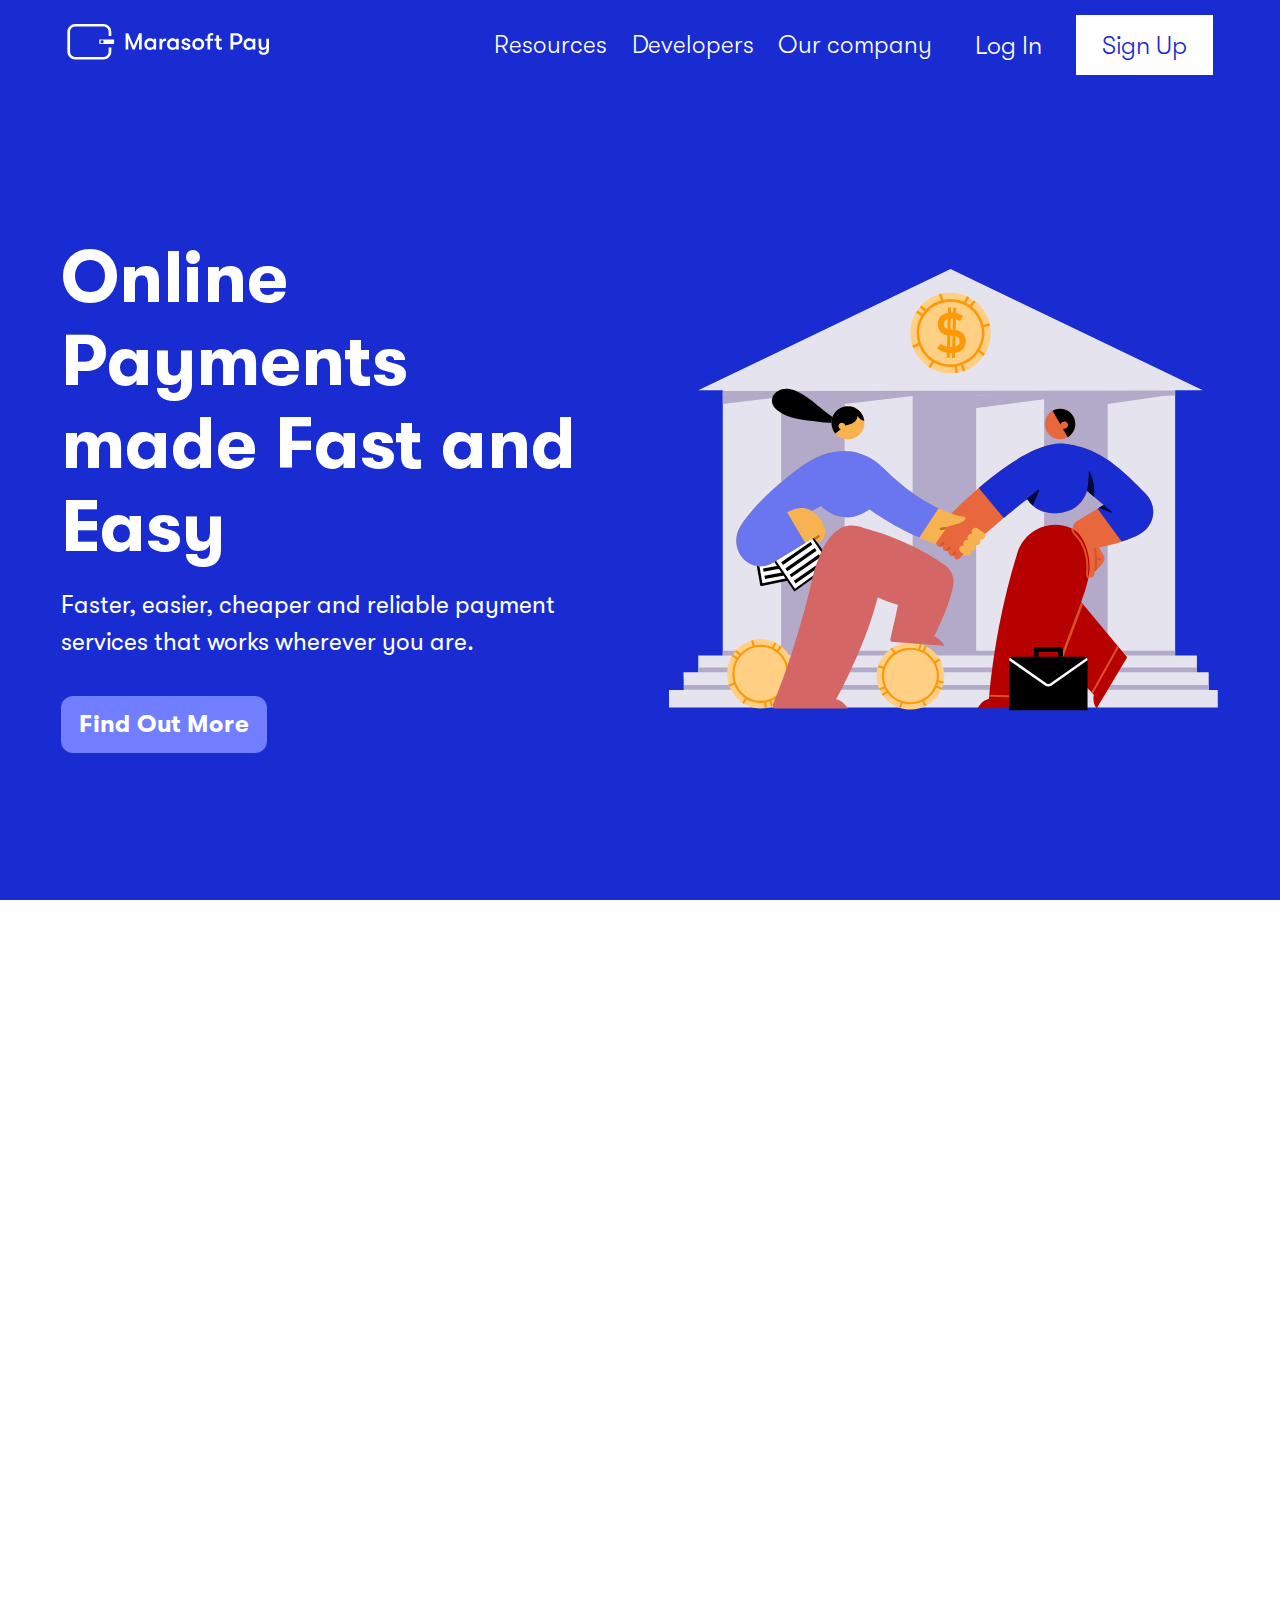
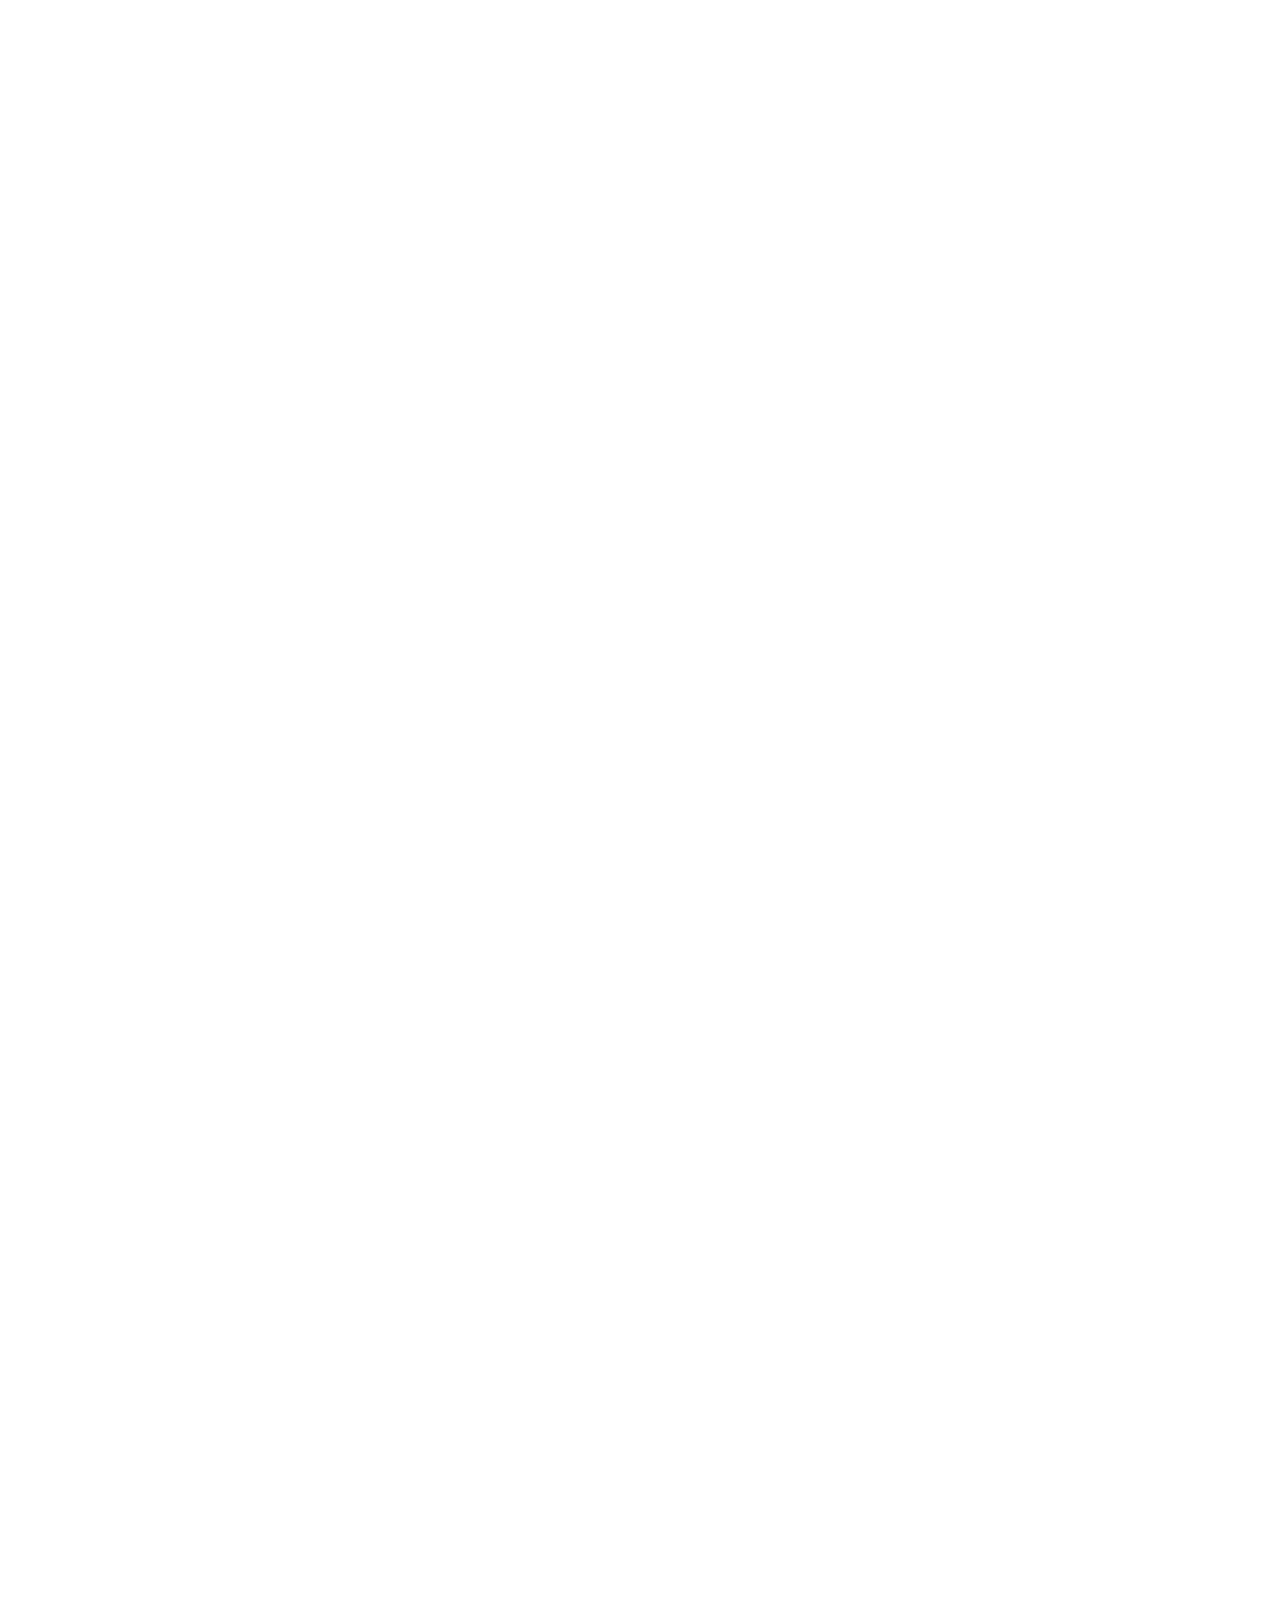
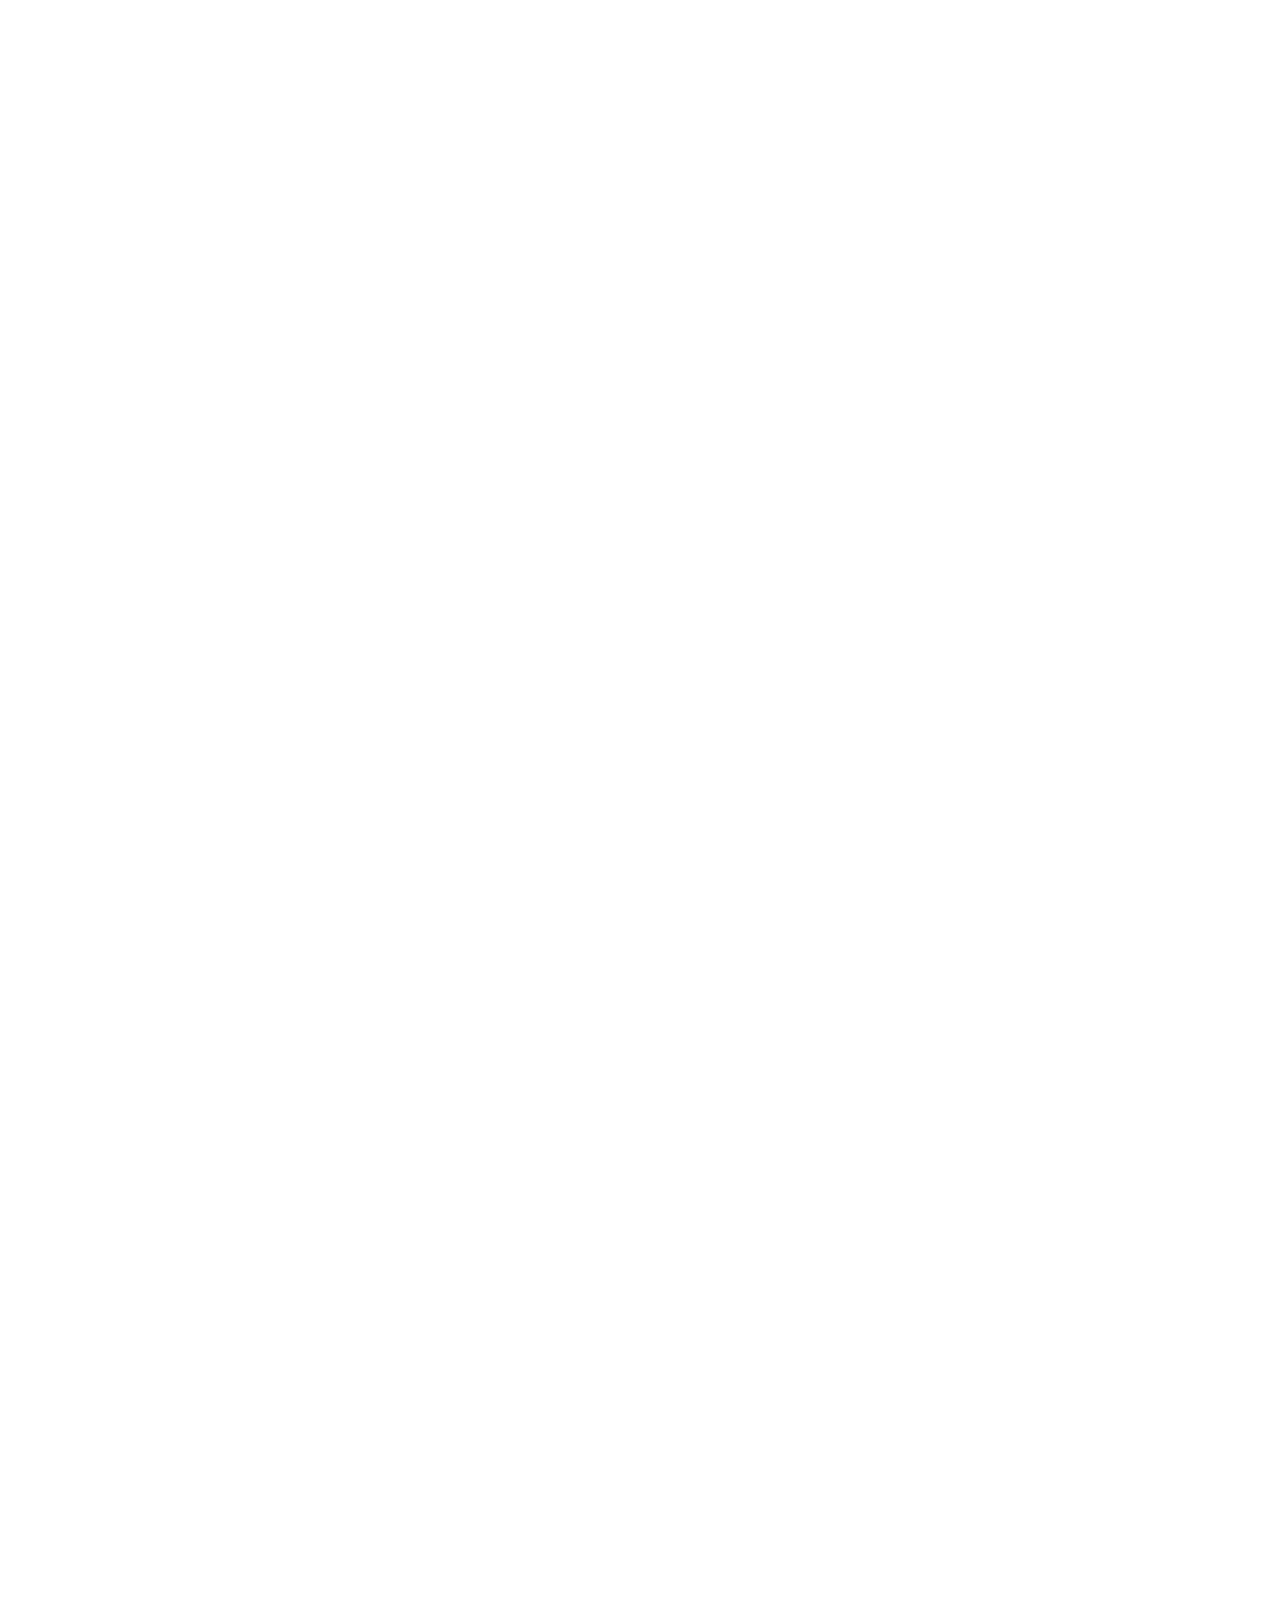
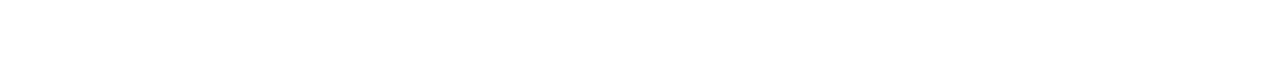
<file: web-plain/landingpage/index.html>
<!DOCTYPE html>
<html lang="en">
  <head>
    <meta charset="UTF-8" />
    <meta http-equiv="X-UA-Compatible" content="IE=edge" />
    <meta name="viewport" content="width=device-width, initial-scale=1.0" />
    <link rel="stylesheet" href="./index-demo.css" />
    <link
      rel="shortcut icon"
      href="https://dashboard.marasoftpay.com/assets/image/icon.png"
      type="image/x-icon"
    />
    <link
    rel="stylesheet"
    href="./animate.css"
  />
    <title>Marasoft Pay - Online Payments made Fast and Easy</title>
  </head>
  <body onload="load()">
    <!-- NAV -->
    <!-- nav md & lg -->
    <nav class="lg">
      <div class="logo">
        <a href="https://marasoftpay.com/">
          <img src="./assets/images/marasoft-logo-white.svg" alt="" />
        </a>
      </div>
      <div class="links">
        <a href="https://marasoftpay.blogspot.com/" target="_blank"
          >Resources</a
        >
        <a href="https://developers.marasoftpay.com/">Developers</a>
        <a href="">Our company</a>
      </div>
      <div class="form">
        <a href="https://dashboard.marasoftpay.com/login/"> Log In </a>
        <a href="https://dashboard.marasoftpay.com/register/" class="signup">
          Sign Up
        </a>
      </div>
    </nav>
    <!-- nav sm -->
    <nav class="sm">
      <div class="logo">
        <img src="./assets/images/marasoft-logo-white.svg" alt="" />
      </div>
      <div style="justify-content: flex-end">
        <button class="nav-toggle" id="nav-toggle">
          <img
            src="./assets/images/nav-toggle.svg"
            alt=""
            id="nav-toggle-open"
            class="nav-toggle-icon"
          />
          <img
            src="./assets/images/nav-toggle-x.svg"
            alt=""
            id="nav-toggle-close"
            class="nav-toggle-icon"
          />
        </button>
      </div>
    </nav>
    <!-- nav dropdown -->
    <div class="nav-dropdown" id="nav-dropdown">
      <ul>
        <li class="link">
          <a href="https://marasoftpay.blogspot.com/" target="_blank"
            >Resources</a
          >
        </li>
        <li class="link">
          <a href="https://developers.marasoftpay.com/">Developers</a>
        </li>
        <li class="link">Our company</li>
        <li >
          <span
          style="background-color: #192cd1; color: white"
            ><a
              style="color: white; text-decoration: none"
              href="https://dashboard.marasoftpay.com/login/"
            >
              Log In
            </a></span
          >
          <span></span>
          <span
            ><a
              style="color:#192cd1; text-decoration: none"
              href="https://dashboard.marasoftpay.com/register/"
              class="signup"
            >
              Sign Up
            </a>
          </span>
        </li>
      </ul>
    </div>
    <!-- ------------ END OF SECTION -------------- -->

    <!-- MAIN -->
    <main >
      <div class="text">
        <h1 >Online Payments made Fast and Easy</h1>
        <p>
          Faster, easier, cheaper and reliable payment services that works wherever you are.
        </p>
        
        <div class="findOutMore">
          <a href=""> Find Out More </a>
          <!-- <span>
            <img
              src="./assets/images/streamline-icon-interface-page-controller-scroll-up@48x48.svg"
              alt=""
            />
          </span> -->
          <div class="swipe"></div>
        </div>
      </div>
      <div class="mockup">
        
          <img src="./assets/images/main-illustration.svg" alt="" />

      </div>
    </main>
    <!-- ------------ END OF SECTION -------------- -->
    <!-- FEATURES -->
    <div class="features">
      <!-- <div class="feature-circle-1"></div>
      <div class="feature-circle-2"></div> -->
      <section id="feature-1">
        <div id="f1-mockup">
          <img src="./assets/images/feature-1.svg" class="feature-1" alt="" />
        </div>

        <div class=".feature-text" id="f1-text">
          <h1>
            We process transactions by direct transfers
          <span class="hide-mobile">, for local payments only.</span>
          </h1>
          <p>
            Be rest assured that our fast and seamless payment platform that enables payment customers pay you directly via transfers. It runs your local payments as quick as speed can be.
          </p>
          <a href=""> Learn more</a>
        </div>
      </section>
      <section class="second" id="feature-2">
        <div id="f2-mockup">
          <img src="./assets/images/feature-2.svg" class="feature-1" alt="" />
        </div>
        <div class=".feature-text" id="f2-text">
          <h1 class="lg">
            Charges as low as <span class="green-text">2%</span>
            for all transactions
          </h1>
          <p>
            We reduce transaction losses by our super low charges on all
            transactions which helps you save more as you spend.
          </p>
        </div>
      </section>
      <section class="second" id="feature-3">
        <div id="f3-mockup">
          <img
            src="./assets/images/budgeting.svg"
            class="feature-1"
            alt=""
          />
        </div>
        <div class=".feature-text" id="f3-text">
          <h1 class="lg">
            Settlement within <br> <span class="green-text"> 6 hours</span>
          </h1>
          <p>
            We can easily support businesses who need urgent cashflow by helping
            them with settlement within 6 hours from transaction time.
          </p>
        </div>
      </section>
    </div>

    <!-- ------------ END OF SECTION -------------- -->

   <div id="bottom">

       <!-- ------------ POWERED BY -------------- -->

    <div
      id="poweredby"
      style="
        height: 25vh;
        display: flex;
        justify-content: center;
        align-items: center;
        flex-direction: column;
        gap: 20px;
      "
    >
      <h2 style="margin: 0px">Powered by</h2>
      <div id="logos">
        <img src="./assets/images/cloudbank-logo.svg" alt="" />
        <!-- <img src="" alt=""> -->
      </div>
    </div>

    <!-- ------------ END OF SECTION -------------- -->

      <!-- CALL TO ACTION -->
    <div class="cta">
      <h2>Try Marasoft Pay now</h2>

      <p>Start making fast and easy payments in a few minutes</p>

      <div>
        <a href="https://dashboard.marasoftpay.com/register/">Get started</a>
      </div>
    </div>
    <!-- ------------ END OF SECTION -------------- -->

    <!-- FOOTER -->
    <footer class="footer-sm">
      <div class="container">
        <div class="toggle-item">
          <div class="toggle-header" data-toggle-id="why-marasoft">
            <h4 >
              <span> Why Marasoft </span>
              <span><img src="./assets/images/tih-icon-open.svg" alt=""></span>
            </h4>
          </div>
          <div id="why-marasoft" class="toggle-body">
            <p><a href="./404.html">Why choose Marasoft?</a></p>
            <p><a href="./404.html">Success rates</a></p>

            <p><a href="./404.html">For Entrepreneurs</a></p>
            <p><a href="./404.html">For Coorporate</a></p>
            <p><a href="./404.html">For Local Payments</a></p>

            <p><a href="./404.html">For Betting</a></p>
          </div>
        </div>

        <div class="toggle-item">
          <div class="toggle-header" data-toggle-id="learn">
            <h4  >
              <span>Learn</span>   
              <span><img src="./assets/images/tih-icon-open.svg" alt=""></span>
            </h4>
          </div>

          <div id="learn" class="toggle-body"> 
            <p>
              <a href="https://marasoftpay.blogspot.com/" target="_blank"
                >Blog</a
              >
            </p>
            <p><a href="./404.html">Guides</a></p>
            <p><a href="./404.html">Video Tutorial</a></p>
            <p><a href="./404.html">Commerce</a></p>
          </div>
        </div>

        <div class="toggle-item">
          <div class="toggle-header" data-toggle-id="customers">
            <h4>
              <span>Customers</span>
              <span><img src="./assets/images/tih-icon-open.svg" alt=""></span>
            </h4>
          </div>
          <div id="customers" class="toggle-body">
            <p><a href="./404.html">Testimonials</a></p>
          </div>
        </div>

        <div class="toggle-item">
          <div class="toggle-header" data-toggle-id="support">
            <h4 >
              <span>Support</span>
              <span><img src="./assets/images/tih-icon-open.svg" alt=""></span>
            </h4>
          </div>
          <div id="support" class="toggle-body">
            <p><a href="./404.html">Help Desk</a></p>
            <p><a href="./404.html">Contact Us</a></p>
            <p><a href="./404.html">Why was I debited?</a></p>
          </div>
        </div>

        <div class="toggle-item">
          <div class="toggle-header" data-toggle-id="community">
            <h4>
            <span>Community</span>
            <span><img src="./assets/images/tih-icon-open.svg" alt=""></span>
          </div>
          </h4>
          <div id="community" class="toggle-body">
            <p><a href="">Lagos, Nigeria</a></p>
          </div>
        </div>

        <div class="toggle-item">
          <div class="toggle-header" data-toggle-id="about">
            <h4 >
              <span>About</span>
              <span><img src="./assets/images/tih-icon-open.svg" alt=""></span>
            </h4>
          </div>
          <div id="about" class="toggle-body">
            <p><a href="./404.html">Company</a></p>
            <p><a href="./404.html">Careers</a></p>
            <p><a href="./404.html">Compliance</a></p>
            <p><a href="./privacy.html">Privacy policy  </a></p>
            <p><a href="./terms.html"> Terms </a></p>
            <p><a href="./marchant-service-agreement.html">Merchant Service Agreement </a></p>
          </div>
        </div>
      </div>
      <div class="line"></div>
      <!-- hvjj -->
      <div class="container2">
        <div>
          <h4>Contact</h4>
          <p><a href="" class="email">info@marasoftpay.com</a></p>
          <div class="icons">
            <a target="_blank" href="https://twitter.com/marasoftpay?s=11">
              <img src="./assets/images/twitter-icon.svg" alt="" />
            </a>
            <!-- <a href="">Fb</a> -->
            <a
              target="_blank"
              href="https://instagram.com/marasoft_pay?utm_medium=copy_link"
            >
              <img src="./assets/images/instagram-icon.svg" alt="" />
            </a>
            <a
              target="_blank"
              href="https://www.linkedin.com/company/marasoft-pay"
            >
              <img src="./assets/images/linkedin-icon.png" alt="" />
            </a>
            <!-- <a href="">Yt</a> -->
          </div>
        </div>
        <div>
          <h4>Address</h4>
          <!-- <p><a href="">No 9 Bode Thomas,</a></p>
          <p><a href="">Surulere,</a></p> -->
          <p><a href="">Lagos, Nigeria.</a></p>
        </div>
      </div>
    </footer>

    <footer class="footer-lg">
     <div class="container-lg">
        <div class="toggle-item">
          <div class="toggle-header" data-toggle-id="why-marasoft">
            <h4 >
              <span> Why Marasoft </span>
              <span><img src="./assets/images/tih-icon-open.svg" alt=""></span>
            </h4>
          </div>
          <div id="why-marasoft" class="toggle-body">
            <p><a href="./404.html">Why choose Marasoft?</a></p>
            <p><a href="./404.html">Success rates</a></p>
            <div class="footer-gap"></div>

            <p><a href="./404.html">For Entrepreneurs</a></p>
            <p><a href="./404.html">For Coorporate</a></p>
            <p><a href="./404.html">For Local Payments</a></p>
            <div class="footer-gap"></div>

            <p><a href="./404.html">For Betting</a></p>
          </div>
        </div>

        <div class="container-inner">
          <div >
            <div class="toggle-item">
          <div class="toggle-header" data-toggle-id="learn">
            <h4  >
              <span>Learn</span>   
              <span><img src="./assets/images/tih-icon-open.svg" alt=""></span>
            </h4>
          </div>

          <div id="learn" class="toggle-body"> 
            <p>
              <a href="https://marasoftpay.blogspot.com/" target="_blank"
                >Blog</a
              >
            </p>
            <p><a href="./404.html">Guides</a></p>
            <p><a href="./404.html">Video Tutorial</a></p>
            <p><a href="./404.html">Commerce</a></p>
          </div>
        </div>
        <div class="footer-gap"></div>
        <div class="toggle-item">
          <div class="toggle-header" data-toggle-id="customers">
            <h4>
              <span>Customers</span>
              <span><img src="./assets/images/tih-icon-open.svg" alt=""></span>
            </h4>
          </div>
          <div id="customers" class="toggle-body">
            <p><a href="./404.html">Testimonials</a></p>
          </div>
        </div>
          </div>
          
          <div >
            <div class="toggle-item">
          <div class="toggle-header" data-toggle-id="support">
            <h4 >
              <span>Support</span>
              <span><img src="./assets/images/tih-icon-open.svg" alt=""></span>
            </h4>
          </div>
          <div id="support" class="toggle-body">
            <p><a href="./404.html">Help Desk</a></p>
            <p><a href="./404.html">Contact Us</a></p>
            <p><a href="./404.html">Why was I debited?</a></p>
            <p><a href="./404.html"> .</a></p>
          </div>
        </div>
        <div class="footer-gap"></div>

        <div class="toggle-item">
          <div class="toggle-header" data-toggle-id="community">
            <h4>
            <span>Community</span>
            <span><img src="./assets/images/tih-icon-open.svg" alt=""></span>
          </div>
          </h4>
          <div id="community" class="toggle-body">
            <p><a href="">Lagos, Nigeria</a></p>
          </div>
        </div>
          </div>
        <div class="toggle-item">
          <div class="toggle-header" data-toggle-id="about">
            <h4 >
              <span>About</span>
              <span><img src="./assets/images/tih-icon-open.svg" alt=""></span>
            </h4>
          </div>
          <div id="about" class="toggle-body">
            <p><a href="./404.html">Company</a></p>
            <p><a href="./404.html">Careers</a></p>
            <p><a href="./404.html">Compliance</a></p>
            <p><a href="./privacy.html">Privacy policy  </a></p>
            <p><a href="./terms.html"> Terms </a></p>
            <p><a href="./marchant-service-agreement.html">Merchant Service Agreement </a></p>
          </div>
        </div>
      </div>

       </div>
       <div class="container2">
        <div>
          <h4>Contact</h4>
          <p><a href="" class="email">info@marasoftpay.com</a></p>
          <div class="icons">
            <a target="_blank" href="https://twitter.com/marasoftpay?s=11">
              <img src="./assets/images/twitter-icon.svg" alt="" />
            </a>
            <!-- <a href="">Fb</a> -->
            <a
              target="_blank"
              href="https://instagram.com/marasoft_pay?utm_medium=copy_link"
            >
              <img src="./assets/images/instagram-icon.svg" alt="" />
            </a>
            <a
              target="_blank"
              href="https://www.linkedin.com/company/marasoft-pay"
            >
              <img src="./assets/images/linkedin-icon.png" alt="" />
            </a>
            <!-- <a href="">Yt</a> -->
          </div>
        </div>
        <div>
          <h4>Address</h4>
          <!-- <p><a href="">No 9 Bode Thomas,</a></p>
          <p><a href="">Surulere,</a></p> -->
          <p><a href="">Lagos, Nigeria.</a></p>
        </div>
      </div>
    </footer>
    <!-- ------------ END OF SECTION -------------- -->
   </div>

    <!-- ------------ SCRIPT -------------- -->
    <script src="./jQuery.js"></script>
    <script src="./index.js"></script>
  </body>
</html>
</file>
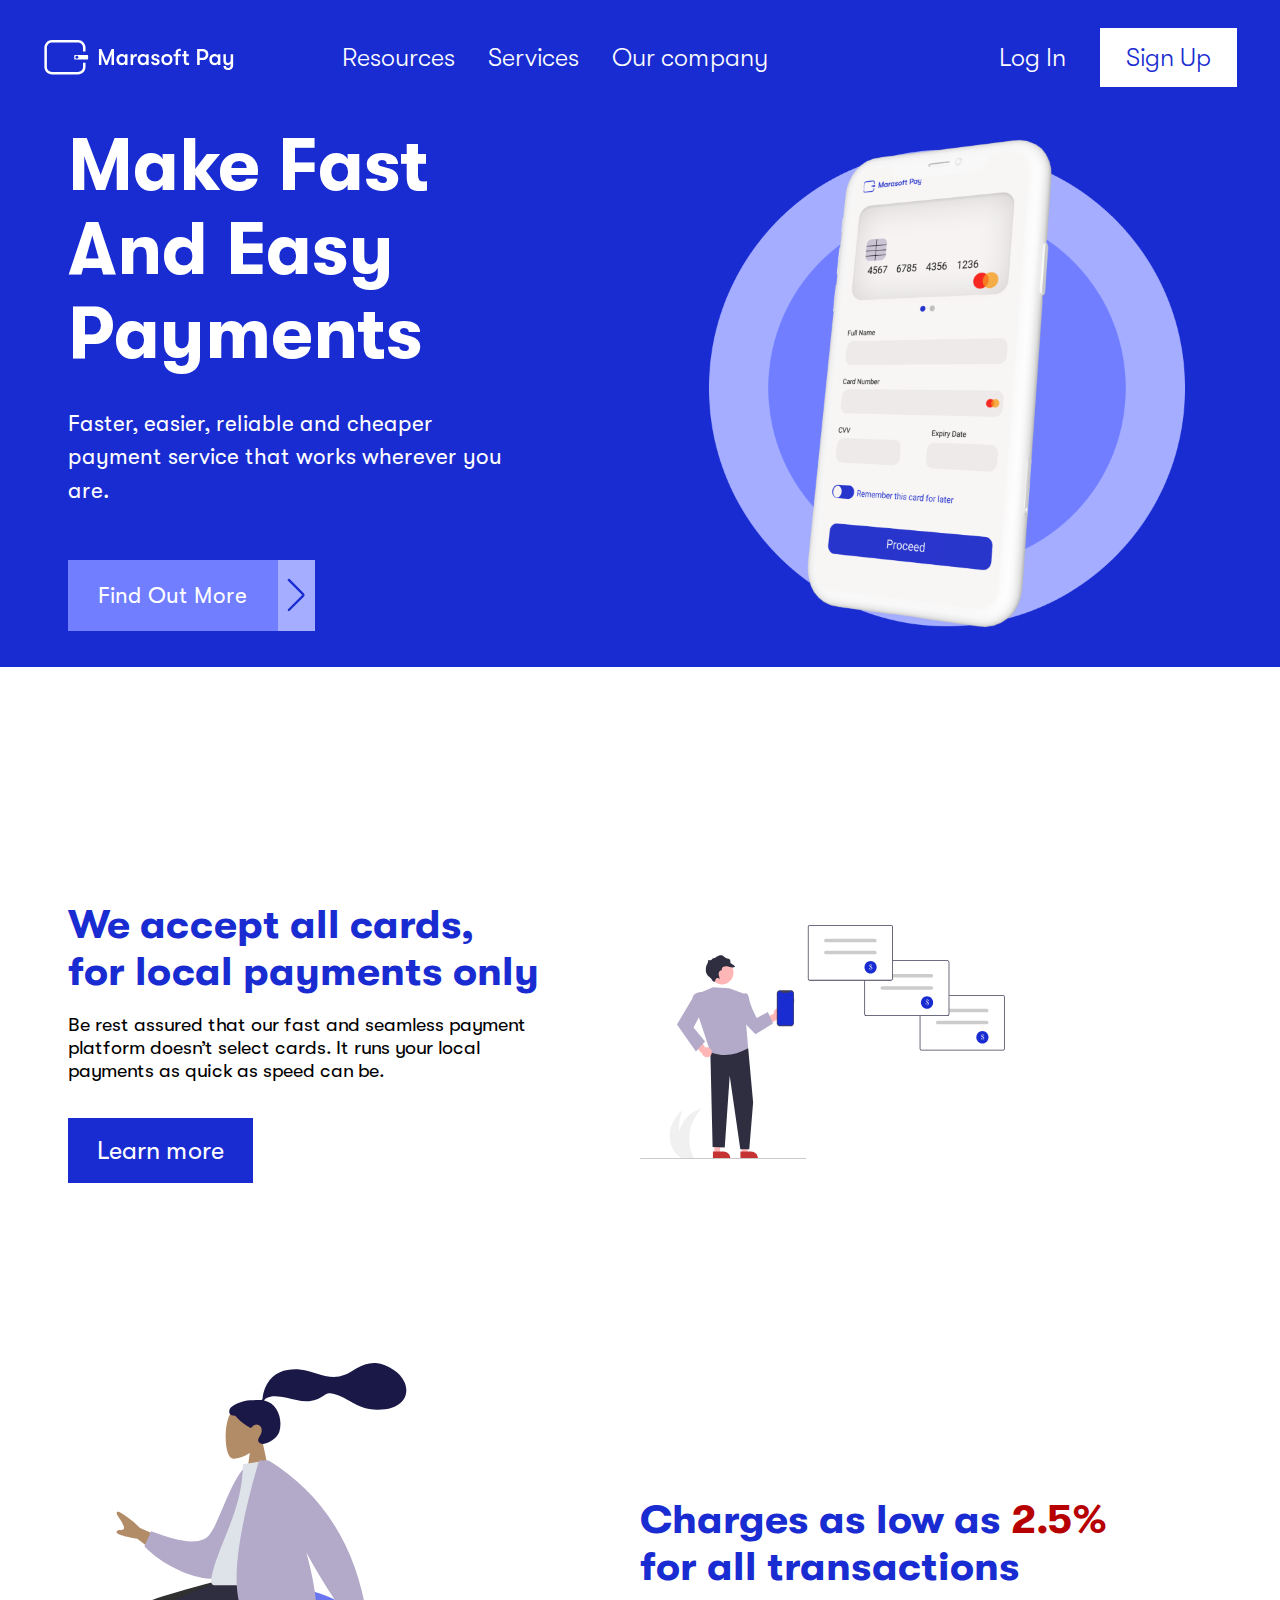
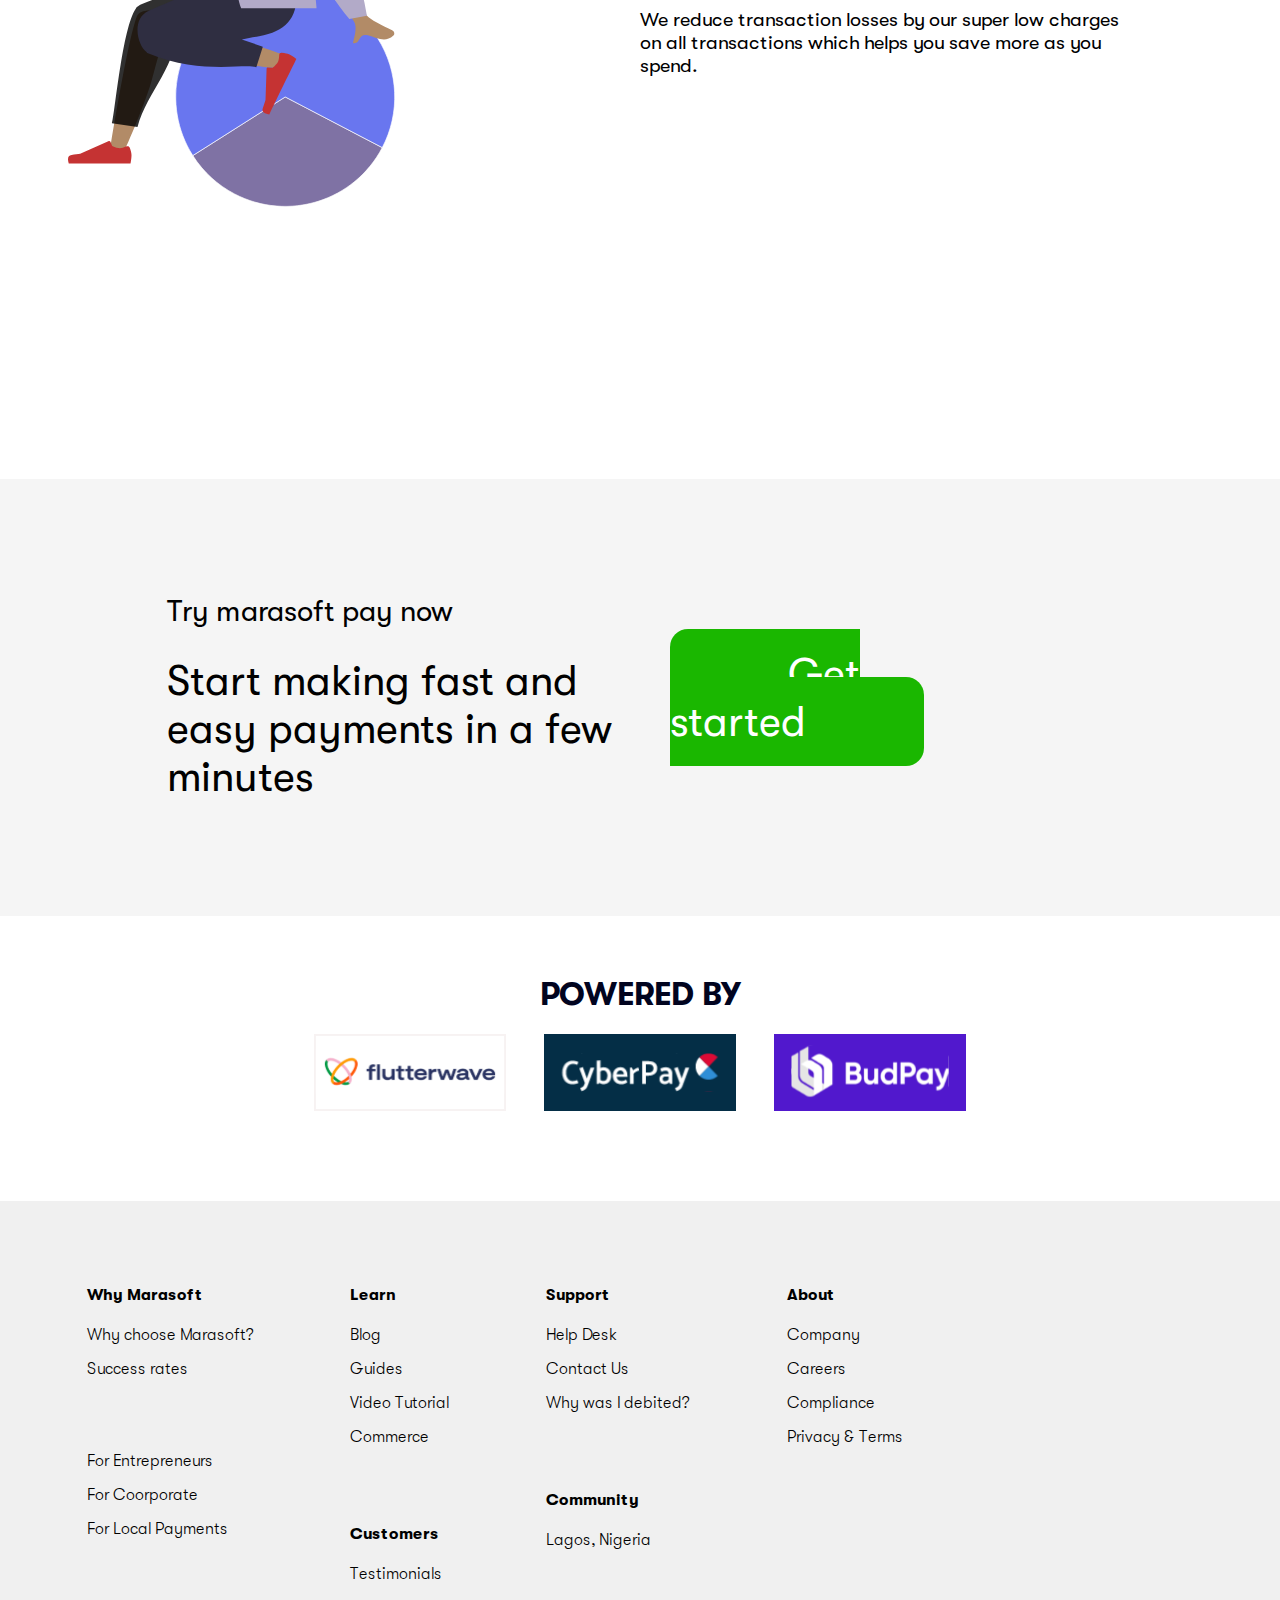
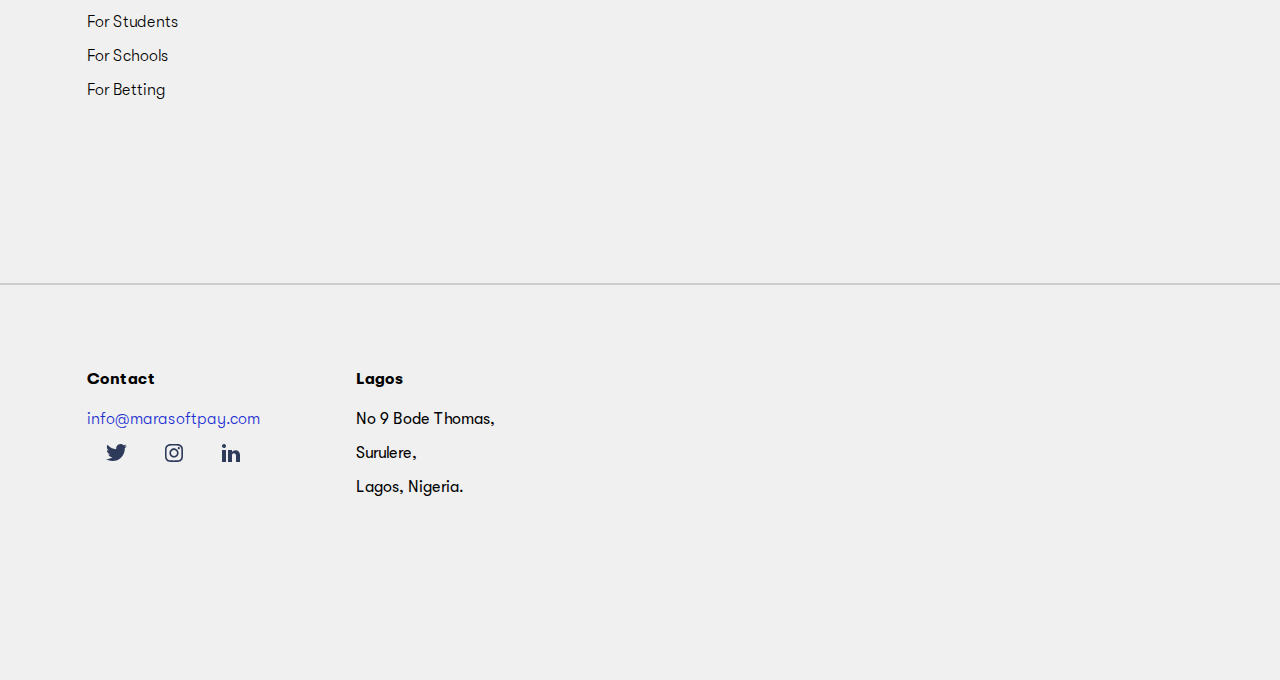
<file: web/landingpage/index.html>
<!DOCTYPE html>
<html lang="en">
  <head>
    <meta charset="UTF-8" />
    <meta http-equiv="X-UA-Compatible" content="IE=edge" />
    <meta name="viewport" content="width=device-width, initial-scale=1.0" />
    <link rel="stylesheet" href="./index.css">
    <title>Marasoft</title>
  </head>
  <body onload="load()">
    <!-- NAV -->
    <!-- nav md & lg -->
    <nav class="lg">
      <div class="logo">
        <img src="./assets/images/marasoft-logo-white.svg" alt="" />
      </div>
      <div class="links">
        <a href="">Resources</a>
        <a href="">Services</a>
        <a href="">Our company</a>
      </div>
      <div class="form">
        <a href="./login.html"> Log In </a>
        <a href="./signup.html" class="signup"> Sign Up </a>
      </div>
    </nav>
    <!-- nav sm -->
    <nav class="sm">
      <div class="logo">
        <img src="./assets/images/marasoft-logo-white.svg" alt="" />
      </div>
      <div style="justify-content: flex-end">
        <button class="nav-toggle" id="nav-toggle">
          <img
            src="./assets/images/nav-toggle-open-blue.svg"
            alt=""
            id="nav-toggle-open"
            class="nav-toggle-icon"
          />
          <img
            src="./assets/images/nav-toggle-close-blue.svg"
            alt=""
            id="nav-toggle-close"
            class="nav-toggle-icon"
          />
        </button>
      </div>
    </nav>
    <!-- nav dropdown -->
    <div class="nav-dropdown" id="nav-dropdown">
      <ul>
        <li class="link">Resources</li>
        <li class="link">Services</li>
        <li class="link">Our company</li>
        <li style="background-color: #192cd1; color: white">
          <span> <a style="color: white; text-decoration: none;" href="./login.html"> Log In</a></span>
          <span> <a style="color: white; text-decoration: none;" href="./signup.html"> Sign Up</a> </span>
        </li>
      </ul>
    </div>
    <!-- ------------ END OF SECTION -------------- -->

    <!-- MAIN -->
    <main>
      <div class="text">
        <h1>Make Fast And Easy Payments</h1>
        <p>
          Faster, easier, reliable and cheaper payment service that works
          wherever you are.
        </p>
        <div class="findOutMore">
          <a href=""> Find Out More </a>
          <span>
            <img
              src="./assets/images/streamline-icon-interface-page-controller-scroll-up@48x48.svg"
              alt=""
            />
          </span>
        </div>
      </div>
      <div class="mockup">
        <img src="./assets/images/phone-mockup.png" alt="" />
      </div>
    </main>
    <!-- ------------ END OF SECTION -------------- -->
    <!-- FEATURES -->
    <div class="features">
      <div class="feature-circle-1"></div>
      <div class="feature-circle-2"></div>
      <section>
        <div class=".feature-text">
          <h1>
            We accept all cards, <br />
            for local payments only
          </h1>
          <p>
            Be rest assured that our fast and seamless payment platform doesn’t
            select cards. It runs your local payments as quick as speed can be.
          </p>
          <a href=""> Learn more</a>
        </div>
        <div>
          <img src="./assets/images/feature-1.svg" class="feature-1" alt="" />
        </div>
      </section>
      <section class="second">
        <div>
          <img src="./assets/images/feature-2.svg" class="feature-1" alt="" />
        </div>
        <div class=".feature-text">
          <h1>
            Charges as low as <span class="red-text">2.5%</span> <br />
            for all transactions
          </h1>
          <p>
            We reduce transaction losses by our super low charges on all
            transactions which helps you save more as you spend.
          </p>
        </div>
      </section>
    </div>

    <!-- ------------ END OF SECTION -------------- -->
    

    <!-- CALL TO ACTION -->
    <div class="cta">
      <div>
        <p>Try marasoft pay now</p>
        <h1>Start making fast and easy payments in a few minutes</h1>
      </div>
      <div>
        <a href="">Get started</a>
      </div>
    </div>
    <script src="./index.js"></script>
    <!-- ------------ END OF SECTION -------------- -->
<!-- SPONSORS -->
    <div class="sponsors">
      <h1>POWERED BY</h1>
      <div>
        <img src="./assets/images/flutterwave-logo.svg" alt="">
        <img src="./assets/images/cyberpay-logo.svg" alt="">
        <img src="./assets/images/budpay-logo.svg" alt="">
      </div>
    </div>
    <!-- FOOTER -->
    <footer>
      <div class="container">
        <div>
          <h4>Why Marasoft</h4>
          <p><a href="">Why choose Marasoft?</a></p>
          <p><a href="">Success rates</a></p>
          <div class="footer-gap"></div>
          <p><a href="">For Entrepreneurs</a></p>
          <p><a href="">For Coorporate</a></p>
          <p><a href="">For Local Payments</a></p>
          <div class="footer-gap"></div>
          <p><a href="">For Students</a></p>
          <p><a href="">For Schools</a></p>
          <p><a href="">For Betting</a></p>
        </div>
        <div>
          <h4>Learn</h4>
          <p><a href="">Blog</a></p>
          <p><a href="">Guides</a></p>
          <p><a href="">Video Tutorial</a></p>
          <p><a href="">Commerce</a></p>
          <div class="footer-gap"></div>
          <h4>Customers</h4>
          <p><a href="">Testimonials</a></p>
        </div>
        <div>
          <h4>Support</h4>
          <p><a href="">Help Desk</a></p>
          <p><a href="">Contact Us</a></p>
          <p><a href="">Why was I debited?</a></p>
          <div class="footer-gap"></div>
          <h4>Community</h4>
          <p><a href="">Lagos, Nigeria</a></p>
        </div>
        <div>
          <h4>About</h4>
          <p><a href="">Company</a></p>
          <p><a href="">Careers</a></p>
          <p><a href="">Compliance</a></p>
          <p><a href="">Privacy & Terms </a></p>
          <div class="footer-gap"></div>
        </div>
      </div>
      <div class="line"></div>
      <!-- hvjj -->
      <div class="container2">
        <div>
          <h4>Contact</h4>
          <p><a href="" class="email">info@marasoftpay.com</a></p>
          <div class="icons">
            <a target="_blank"  href="https:/twitter.com/marasoftpay?s=11">
              <img src="./assets//images/twitter-icon.svg" alt="">
            </a>
            <!-- <a href="">Fb</a> -->
            <a target="_blank"  href="https:/instagram.com/marasoft_pay?utm_medium=copy_link">
              <img src="./assets/images/instagram-icon.svg" alt="">
            </a>
            <a  target="_blank" href="https:/www.linkedin.com/company/marasoft-pay">
              <img src="./assets/images/linkedin-icon.svg" alt="">
            </a>
            <!-- <a href="">Yt</a> -->
          </div>
        </div>
        <div>
          <h4>Lagos</h4>
          <p>No 9 Bode Thomas,</p>
          <p>Surulere,</p>
          <p>Lagos, Nigeria.</p>
        </div>
      </div>
    </footer>
    <!-- ------------ END OF SECTION -------------- -->
  </body>
</html>
</file>
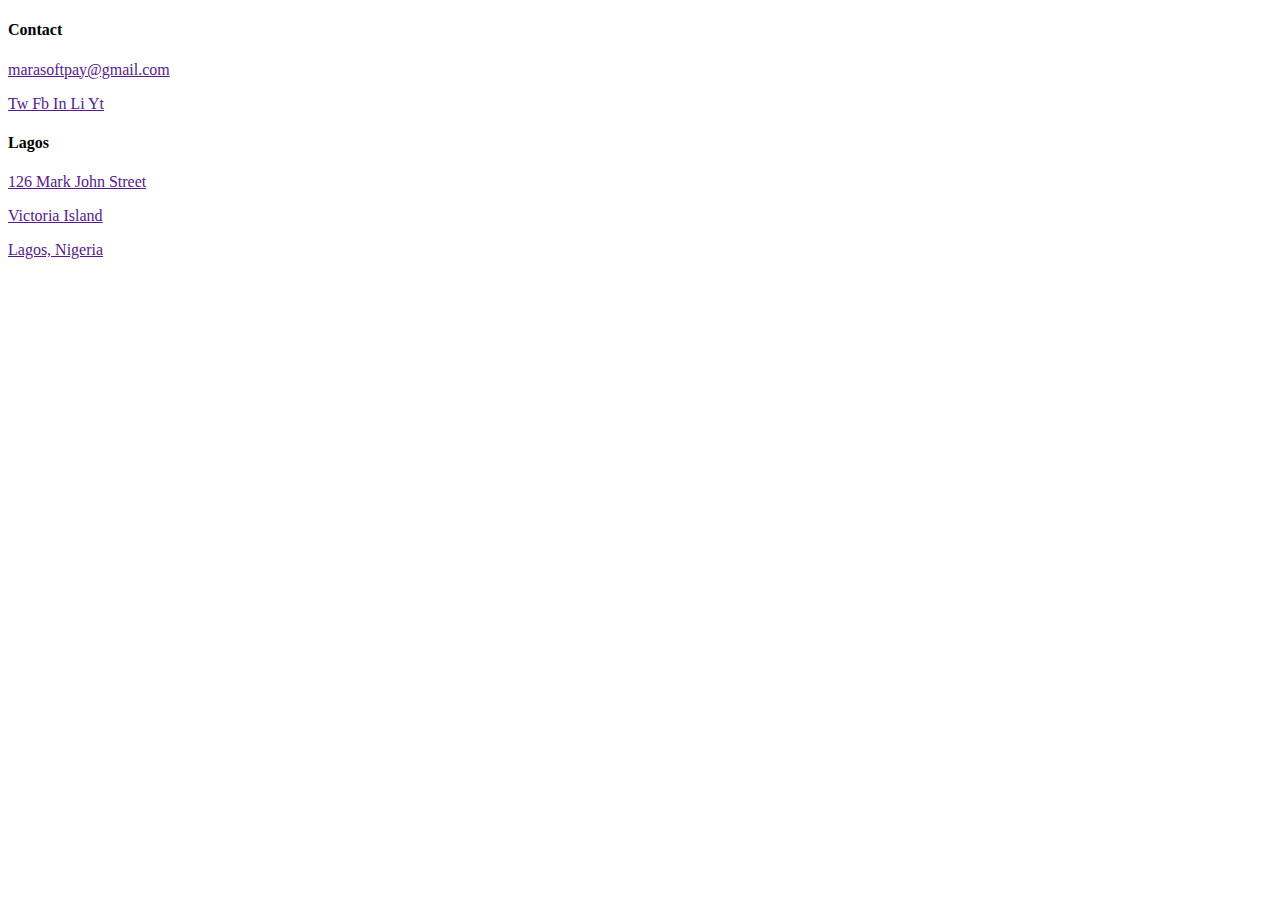
<file: test.html>
<!DOCTYPE html>
<html lang="en">
<head>
    <meta charset="UTF-8">
    <meta http-equiv="X-UA-Compatible" content="IE=edge">
    <meta name="viewport" content="width=device-width, initial-scale=1.0">
    <title>Document</title>
</head>
<body>
    <body onload="load()">
    
    
    
   
      <div class="line"></div>
      <!-- hvjj -->
      <div class="container">
        <div >
          <h4>Contact</h4>
          <p><a href="" class="email">marasoftpay@gmail.com</a></p>
          <p><a href="">Tw Fb In Li Yt</a></p>
        </div>
        <div >
          <h4>Lagos</h4>
          <p><a href="">126 Mark John Street</a></p>
          <p><a href="">Victoria Island</a></p>
          <p><a href="">Lagos, Nigeria</a></p>
        </div>
      </div>
    
    
  </body>
</body>
</html>
</file>
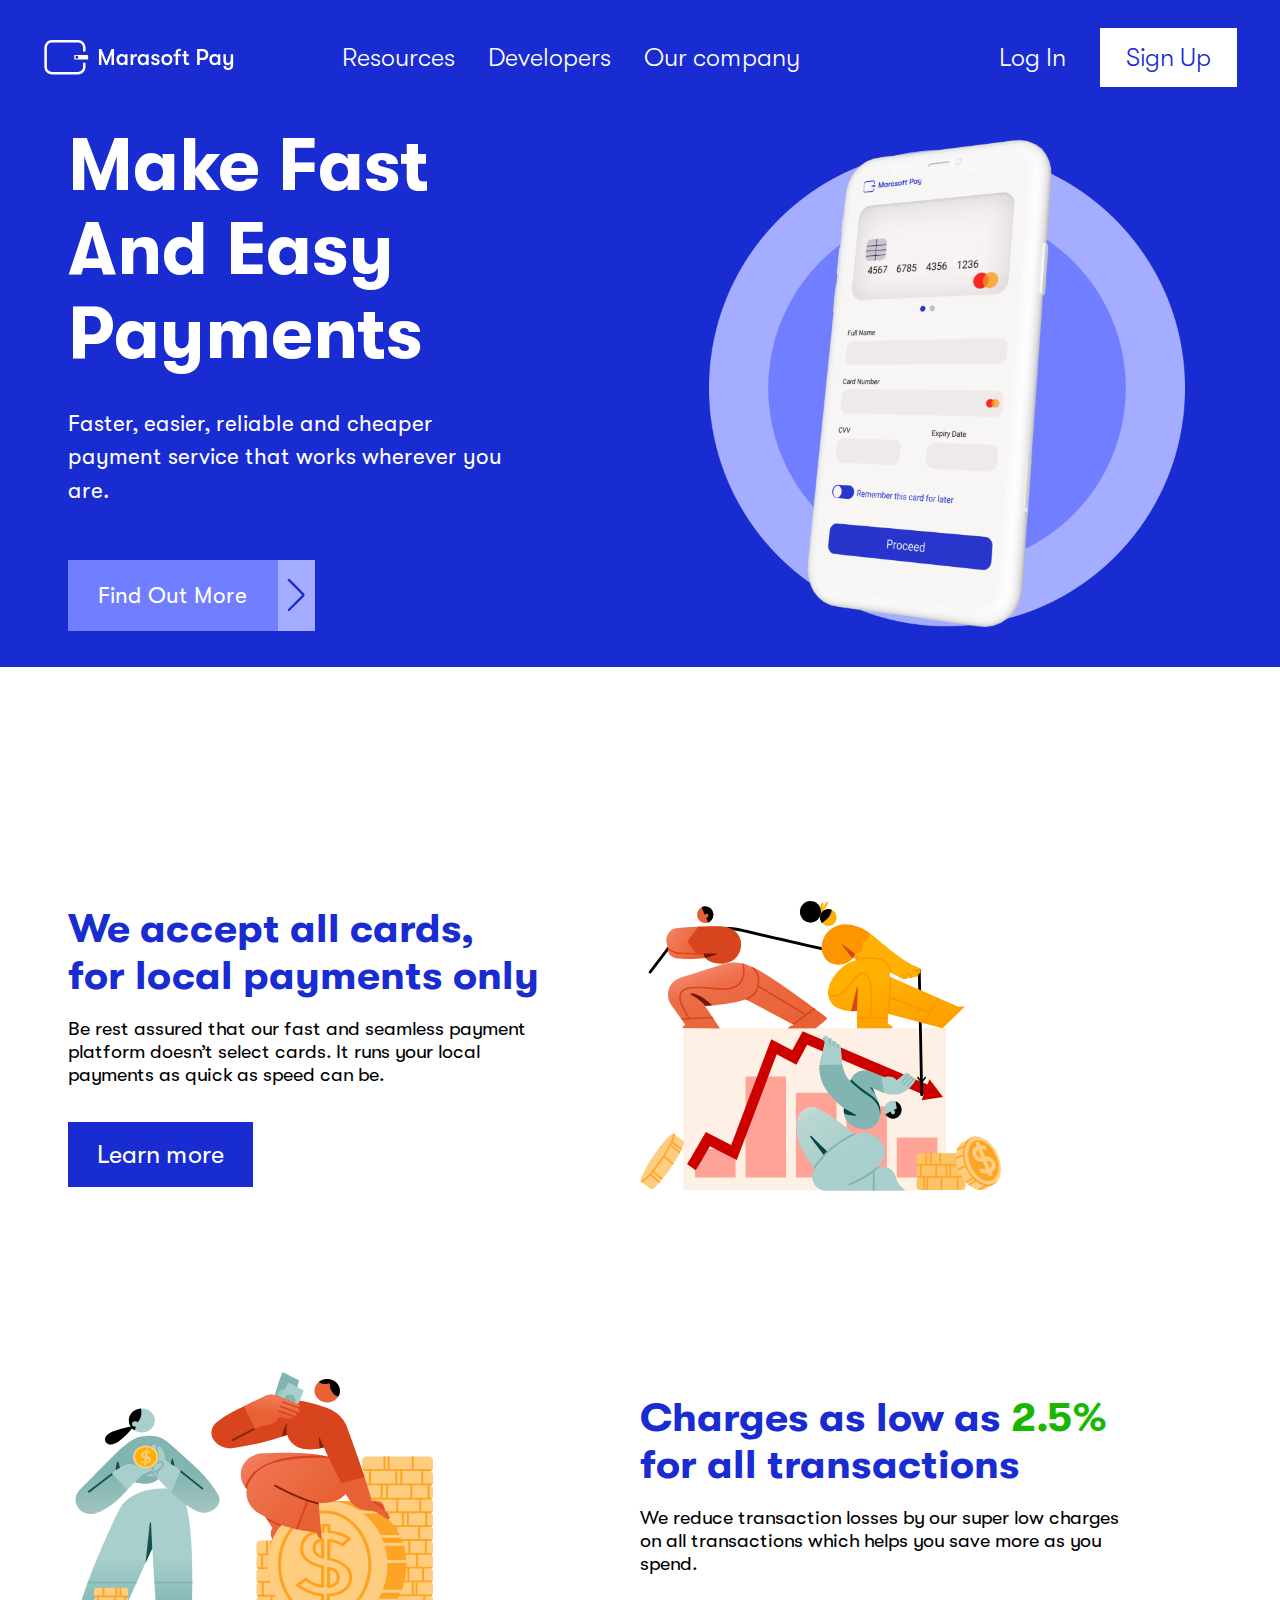
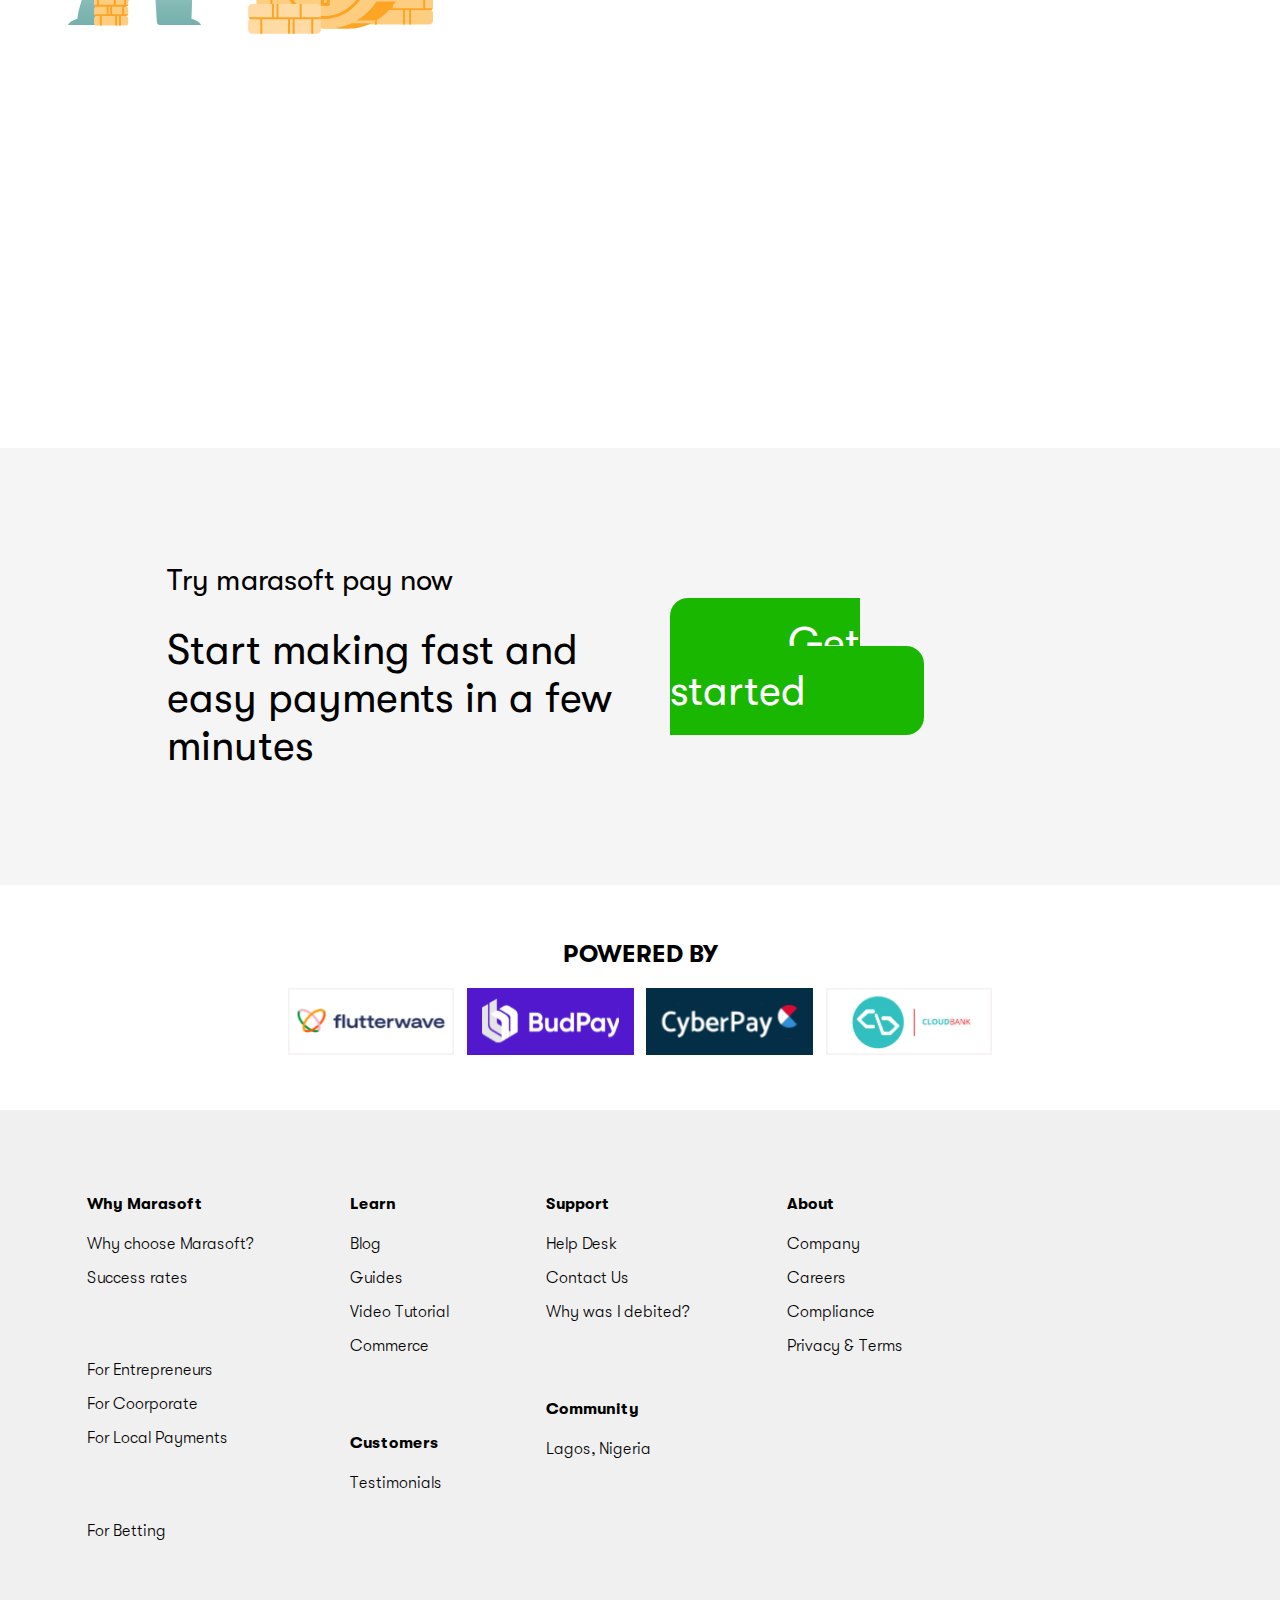
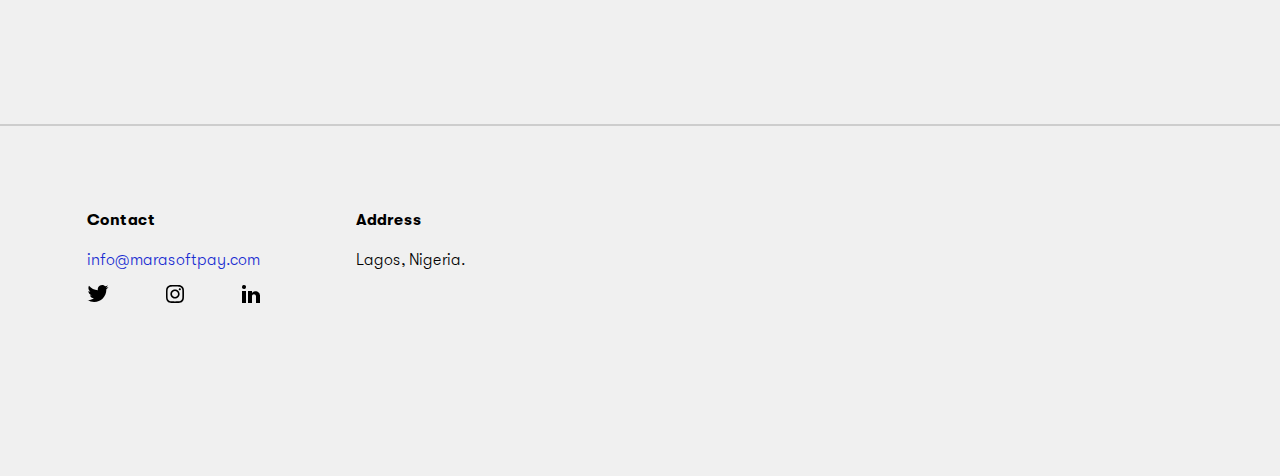
<file: web-plain/landingpage/index2.html>
<!DOCTYPE html>
<html lang="en">
  <head>
    <meta charset="UTF-8" />
    <meta http-equiv="X-UA-Compatible" content="IE=edge" />
    <meta name="viewport" content="width=device-width, initial-scale=1.0" />
    <link rel="stylesheet" href="./index.css">
    <link rel="shortcut icon" href="./assets/images/favicon.ico" type="image/x-icon">
    <title>Marasoft Pay</title>
  </head>
  <body onload="load()">
    <!-- NAV -->
    <!-- nav md & lg -->
    <nav class="lg">
      <div class="logo">
        <img src="./assets/images/marasoft-logo-white.svg" alt="" />
      </div>
      <div class="links">
        <a href="">Resources</a>
        <a href="https://developers.marasoftpay.com/">Developers</a>
        <a href="">Our company</a>
      </div>
      <div class="form">
        <a href="https://dashboard.marasoftpay.com/login/"> Log In </a>
        <a href="https://dashboard.marasoftpay.com/register/" class="signup"> Sign Up </a>
      </div>
    </nav>
    <!-- nav sm -->
    <nav class="sm">
      <div class="logo">
        <img src="./assets/images/marasoft-logo-white.svg" alt="" />
      </div>
      <div style="justify-content: flex-end">
        <button class="nav-toggle" id="nav-toggle">
          <img
            src="./assets/images/nav-toggle-open-blue.svg"
            alt=""
            id="nav-toggle-open"
            class="nav-toggle-icon"
          />
          <img
            src="./assets/images/nav-toggle-close-blue.svg"
            alt=""
            id="nav-toggle-close"
            class="nav-toggle-icon"
          />
        </button>
      </div>
    </nav>
    <!-- nav dropdown -->
    <div class="nav-dropdown" id="nav-dropdown">
      <ul>
        <li class="link">Resources</li>
        <li class="link">
          <a href="https://developers.marasoftpay.com/">Developers</a>
        </li>
        <li class="link">Our company</li>
        <li style="background-color: #192cd1; color: white">
          <span><a style="color: white; text-decoration: none;" href="https://dashboard.marasoftpay.com/login/"> Log In </a></span>
          <span><a style="color: white; text-decoration: none;" href="https://dashboard.marasoftpay.com/register/" class="signup"> Sign Up </a> </span>
        </li>
      </ul>
    </div>
    <!-- ------------ END OF SECTION -------------- -->

    <!-- MAIN -->
    <main>
      <div class="text">
        <h1>Make Fast And Easy Payments</h1>
        <p>
          Faster, easier, reliable and cheaper payment service that works
          wherever you are.
        </p>
        <div class="findOutMore">
          <a href=""> Find Out More </a>
          <span>
            <img
              src="./assets/images/streamline-icon-interface-page-controller-scroll-up@48x48.svg"
              alt=""
            />
          </span>
        </div>
      </div>
      <div class="mockup">
        <img src="./assets/images/phone-mockup.png" alt="" />
      </div>
    </main>
    <!-- ------------ END OF SECTION -------------- -->
    <!-- FEATURES -->
    <div class="features">
      <div class="feature-circle-1"></div>
      <div class="feature-circle-2"></div>
      <section>
        <div class=".feature-text">
          <h1>
            We accept all cards, <br />
            for local payments only
          </h1>
          <p>
            Be rest assured that our fast and seamless payment platform doesn’t
            select cards. It runs your local payments as quick as speed can be.
          </p>
          <a href=""> Learn more</a>
        </div>
        <div>
          <img src="./assets/images/feature-1.svg" class="feature-1" alt="" />
        </div>
      </section>
      <section class="second">
        <div>
          <img src="./assets/images/feature-2.svg" class="feature-1" alt="" />
        </div>
        <div class=".feature-text">
          <h1>
            Charges as low as <span class="red-text">2.5%</span> <br />
            for all transactions
          </h1>
          <p>
            We reduce transaction losses by our super low charges on all
            transactions which helps you save more as you spend.
          </p>
        </div>
      </section>
    </div>

    <!-- ------------ END OF SECTION -------------- -->

    <!-- CALL TO ACTION -->
    <div class="cta">
      <div>
        <p>Try marasoft pay now</p>
        <h1>Start making fast and easy payments in a few minutes</h1>
      </div>
      <div>
        <a href="">Get started</a>
      </div>
    </div>
    <script src="./index.js"></script>
    <!-- ------------ END OF SECTION -------------- -->
    
   <!-- ------------ POWERED BY -------------- -->
    
      <div id="poweredby" style="background-color: white; height: 25vh; display: flex; justify-content: center; align-items: center; flex-direction: column; gap: 20px;">
        <h2 style="margin: 0px;">POWERED BY</h2>
        <div id="logos" >
          <img src="./assets/images/flutterwave-logo (1).svg" alt="">
          <img src="./assets/images/budpay-logo (1).svg" alt="">
          <img src="./assets/images/cyberpay-logo (2).svg" alt="">
          <img src="./assets/images/cloudbank-logo.svg" alt="">
          <!-- <img src="" alt=""> -->
        </div>
      </div>
    
    <!-- ------------ END OF SECTION -------------- -->

    <!-- FOOTER -->
    <footer>
      <div class="container">
        <div>
          <h4>Why Marasoft</h4>
          <p><a href="./404.html">Why choose Marasoft?</a></p>
          <p><a href="./404.html">Success rates</a></p>
          <div class="footer-gap"></div>
          <p><a href="./404.html">For Entrepreneurs</a></p>
          <p><a href="./404.html">For Coorporate</a></p>
          <p><a href="./404.html">For Local Payments</a></p>
          <div class="footer-gap"></div>
          <!-- <p><a href="">For Students</a></p>
          <p><a href="">For Schools</a></p> -->
          <p><a href="./404.html">For Betting</a></p>
        </div>
        <div>
          <h4>Learn</h4>
          <p><a href="./404.html">Blog</a></p>
          <p><a href="./404.html">Guides</a></p>
          <p><a href="./404.html">Video Tutorial</a></p>
          <p><a href="./404.html">Commerce</a></p>
          <div class="footer-gap"></div>
          <h4>Customers</h4>
          <p><a href="./404.html">Testimonials</a></p>
        </div>
        <div>
          <h4>Support</h4>
          <p><a href="./404.html">Help Desk</a></p>
          <p><a href="./404.html">Contact Us</a></p>
          <p><a href="./404.html">Why was I debited?</a></p>
          <div class="footer-gap"></div>
          <h4>Community</h4>
          <p><a href="">Lagos, Nigeria</a></p>
        </div>
        <div>
          <h4>About</h4>
          <p><a href="./404.html">Company</a></p>
          <p><a href="./404.html">Careers</a></p>
          <p><a href="./404.html">Compliance</a></p>
          <p><a href="./404.html">Privacy & Terms </a></p>
          <div class="footer-gap"></div>
        </div>
      </div>
      <div class="line"></div>
      <!-- hvjj -->
      <div class="container2">
        <div>
          <h4>Contact</h4>
          <p><a href="" class="email">info@marasoftpay.com</a></p>
          <div class="icons">
            <a target="_blank"  href="https://twitter.com/marasoftpay?s=11">
              <img src="./assets/images/twitter-icon.svg" alt="">
            </a>
            <!-- <a href="">Fb</a> -->
            <a target="_blank"  href="https://instagram.com/marasoft_pay?utm_medium=copy_link">
              <img src="./assets/images/instagram-icon.svg" alt="">
            </a>
            <a  target="_blank" href="https://www.linkedin.com/company/marasoft-pay">
              <img src="./assets/images/linkedin-icon.png" alt="">
            </a>
            <!-- <a href="">Yt</a> -->
          </div>
        </div>
        <div>
          <h4>Address</h4>
          <!-- <p><a href="">No 9 Bode Thomas,</a></p>
          <p><a href="">Surulere,</a></p> -->
          <p><a href="">Lagos, Nigeria.</a></p>
        </div>
      </div>
    </footer>
    <!-- ------------ END OF SECTION -------------- -->
  </body>
</html>
</file>
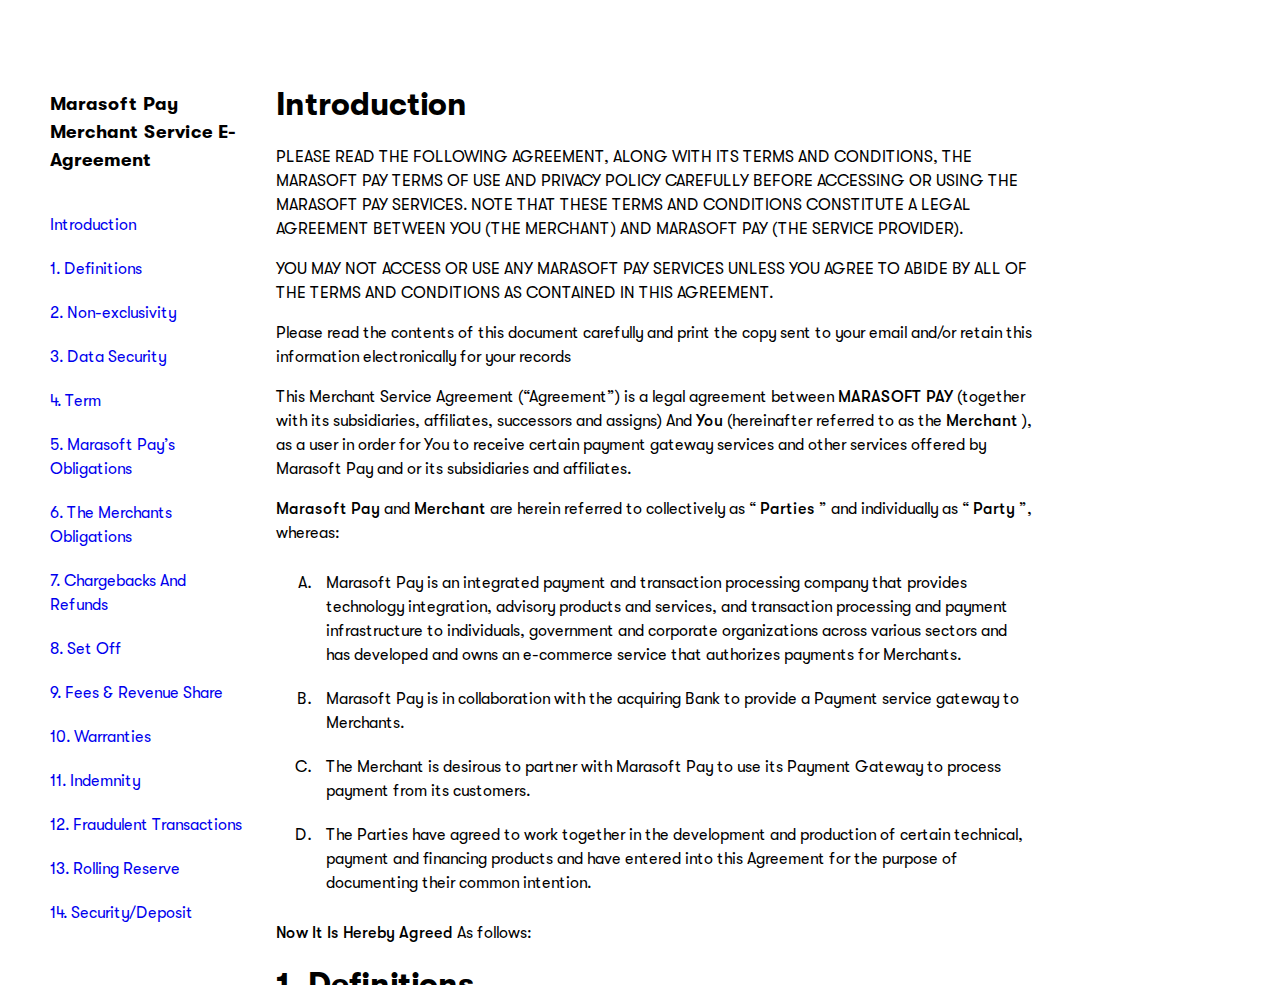
<file: web-plain/landingpage/marchant-service-agreement.html>
<!DOCTYPE html>
<html lang="en">
  <head>
    <meta charset="UTF-8" />
    <meta http-equiv="X-UA-Compatible" content="IE=edge" />
    <meta name="viewport" content="width=device-width, initial-scale=1.0" />
    <link rel="stylesheet" href="./index-demo.css" />
    <title>Marasoft Pay - Merchant Service Agreement</title>
    <style>
      body {
        display: flex;
        padding-top: 5vh;
        scroll-behavior: smooth;
      }
      body > div {
        height: 100vh;
        overflow: scroll;
      }
      p {
        line-height: 1.5;
      }
      ul.nav {
        list-style: none;
      }

      li {
        padding: 10px;
        line-height: 1.5;
      }

      a {
        text-decoration: none;
      }
      span.bold {
        font-weight: 500;
      }
    </style>
  </head>
  <body>
    <div style="width: 20vw">
      <ul class="nav">
        <li><h3>Marasoft Pay Merchant Service E-Agreement</h3></li>
        <li><a href="#Introduction">Introduction</a></li>
        <li><a href="#Definitions">1. Definitions</a></li>
        <li><a href="#Non-exclusivity">2. Non-exclusivity</a></li>
        <li><a href="#Data-security">3. Data Security</a></li>
        <li><a href="#Term">4. Term</a></li>
        <li>
          <a href="#Marasoft-pays-obligations">5. Marasoft Pay’s Obligations</a>
        </li>
        <li>
          <a href="#The-merchants-obligations">6. The Merchants Obligations</a>
        </li>
        <li>
          <a href="#Chargebacks-and-refunds">7. Chargebacks And Refunds</a>
        </li>
        <li><a href="#Set-off">8. Set Off</a></li>
        <li><a href="#Fees-&-revenue-share">9. Fees & Revenue Share</a></li>
        <li><a href="#Warranties">10. Warranties</a></li>
        <li><a href="#Indemnity">11. Indemnity</a></li>
        <li>
          <a href="#Fraudulent-transactions">12. Fraudulent Transactions</a>
        </li>
        <li><a href="#Rolling-reserve">13. Rolling Reserve</a></li>
        <li><a href="#Security-/-deposit">14. Security/Deposit</a></li>
        <li>
          <a href="#Limitation-of-liability">15. Limitation Of Liability</a>
        </li>
        <li><a href="#Termination">16. Termination</a></li>
        <li><a href="#Confidentiality">17. Confidentiality</a></li>
        <li><a href="#Force-majeure">18. Force Majeure</a></li>
        <li>
          <a href="#Relationship-between-parties"
            >19. Relationship Between Parties</a
          >
        </li>
        <li><a href="#Intellectual-property">20. Intellectual Property</a></li>
        <li><a href="#No-assignment">21. No Assignment<a></li>
        <li><a href="#Modifications">22. Modifications</a></li>
        <li><a href="#Waiver">23. Waiver</a></li>
        <li><a href="#Severance">24. Severance</a></li>
        <li><a href="#Further-assurances">25. Further Assurances</a></li>
        <li><a href="#Whole-agreement">26. Whole Agreement</a></li>
        <li><a href="#Disputes-and-dispute-resolution">27. Disputes And Dispute Resolution</a></li>
        <li><a href="#Further-assurances">28. Further Assurances</a></li>
        <li><a href="#Notices">29. Notices</a></li>
        <li><a href="#Anti-Corruption">30. Anti-Corruption</a></li>
      </ul>
    </div>
    <div style="padding: 20px; max-width: 60vw">
      <!-- Introduction -->
      <section id="Introduction">
        <h1>Introduction</h1>
        <p>
          PLEASE READ THE FOLLOWING AGREEMENT, ALONG WITH ITS TERMS AND
          CONDITIONS, THE MARASOFT PAY TERMS OF USE AND PRIVACY POLICY CAREFULLY
          BEFORE ACCESSING OR USING THE MARASOFT PAY SERVICES. NOTE THAT THESE
          TERMS AND CONDITIONS CONSTITUTE A LEGAL AGREEMENT BETWEEN YOU (THE
          MERCHANT) AND MARASOFT PAY (THE SERVICE PROVIDER).
        </p>
        <p>
          YOU MAY NOT ACCESS OR USE ANY MARASOFT PAY SERVICES UNLESS YOU AGREE
          TO ABIDE BY ALL OF THE TERMS AND CONDITIONS AS CONTAINED IN THIS
          AGREEMENT.
        </p>
        <p>
          Please read the contents of this document carefully and print the copy
          sent to your email and/or retain this information electronically for
          your records
        </p>
        <p>
          <spa class="bold">This Merchant Service Agreement</spa> (“Agreement”)
          is a legal agreement between
          <span class="bold">MARASOFT PAY</span> (together with its
          subsidiaries, affiliates, successors and assigns) And
          <span class="bold">You</span> (hereinafter referred to as the
          <span class="bold">Merchant</span> ), as a user in order for You to
          receive certain payment gateway services and other services offered by
          Marasoft Pay and or its subsidiaries and affiliates.
        </p>
        <p>
          <span class="bold">Marasoft Pay</span> and
          <span class="bold">Merchant</span> are herein referred to collectively
          as “ <span class="bold">Parties</span> ” and individually as “
          <span class="bold">Party</span> ”, whereas:
        </p>
        <ul style="list-style: upper-alpha">
          <li>
            Marasoft Pay is an integrated payment and transaction processing
            company that provides technology integration, advisory products and
            services, and transaction processing and payment infrastructure to
            individuals, government and corporate organizations across various
            sectors and has developed and owns an e-commerce service that
            authorizes payments for Merchants.
          </li>
          <li>
            Marasoft Pay is in collaboration with the acquiring Bank to provide
            a Payment service gateway to Merchants.
          </li>
          <li>
            The Merchant is desirous to partner with Marasoft Pay to use its
            Payment Gateway to process payment from its customers.
          </li>
          <li>
            The Parties have agreed to work together in the development and
            production of certain technical, payment and financing products and
            have entered into this Agreement for the purpose of documenting
            their common intention.
          </li>
        </ul>
        <p><span class="bold">Now It Is Hereby Agreed </span> As follows:</p>
      </section>
      <!-- 1. Definitions -->
      <section id="Definitions">
        <h1>1. Definitions</h1>
        <p>In this Agreement, the following definitions apply:</p>
        <p>
          <span class="bold">“3D-Secure”</span> means the backup two (2) levels
          of security which must include delivery of a dynamic code in a card
          transaction
        </p>
        <p>
          <span class="bold">“Acquiring Bank”</span> means the financial
          institution/bank institution that processes credit or debit card
          payments on behalf of a merchant.
        </p>
        <p>
          <span class="bold">“Affiliate“</span> means, in relation to any Party,
          any entity in the same group as that Party, including but not limited
          to a subsidiary or a holding company of that Party and any direct or
          indirect subsidiaries of such holding company;
        </p>
        <p>
          <span class="bold">“Agreement”</span> means this Merchant Service
          Agreement and any supplements, appendices, amendments, modifications,
          extensions and revisions therein;
        </p>
        <p>
          <span class="bold">“API”</span> means Application Program Interface
          belonging to Marasoft Pay for the purpose of providing the Services
        </p>
        <p>
          <span class="bold">“Applicable Law(s)”</span> includes but is not
          limited to all Nigerian legislation, law, regulation, code,
          guidelines, rules, policies and directives of any competent regulatory
          entity, including without limitation CBN and NIBSS requirements with
          respect to payments, data protection, data privacy and data security,
          or any successor legislation, law, regulation, code, guidelines,
          rules, policies and directives amending, consolidating or replacing
          such Applicable Law, that is applicable to the deployment or operation
          of the core IT Banking Solution as well as any Services to be provided
          with respect to this Agreement, and any court decision having the
          force of law in Nigeria;
        </p>
        <p>
          <span class="bold">“Business Day”</span> means any day other than
          Saturday, Sunday, or any other day on which banking institutions in
          the Territory are authorized by law or executive action to close;
        </p>
        <p>
          <span class="bold">“Card”</span> means a prepaid virtual and/or
          physical card issued by Issuing Bank, which is branded with one or
          more marks or signage of a Payment Scheme, offered by Marasoft Pay to
          its Merchants on the Marasoft Pay Platform
        </p>
        <p>
          <span class="bold">“Cardholder”</span> means any authorised user of a
          card who uses the card to carry out a card transaction on the Payment
          Gateway
        </p>
        <p>
          <span class="bold">“Confidential Information”</span> means all
          information relating to the Disclosing Party which is obtained,
          whether in writing, pictorially, in machine readable form or orally or
          by observation in connection with this Agreement, including but
          without limitation, financial information, know-how, processes, ideas,
          intellectual property (irrespective of its registrability or
          patentability status), schematics, trade secrets, technology, customer
          list (potential or actual) and other customer-related information,
          sales statistics, market, market intelligence, marketing and other
          business strategies and other commercial information of a confidential
          nature but does not include information which is known to the
          Receiving Party without any limitation or restriction on use or
          disclosure before receipt of such information from or on behalf of the
          disclosing party or becomes publicly available, other than as a breach
          of this Agreement, or becomes lawfully available to the Receiving
          Party from a third party free from any confidentiality restriction or
          any information required to be disclosed under any relevant law or any
          binding judgment or order of court or arbitration tribunal or any
          stock exchange regulations or under direction from any relevant
          regulatory authority;
        </p>
        <p>
          <span class="bold">“Customers”</span> means patrons of the Merchant in
          relation to a payment transaction processed using the Services;
        </p>
        <p>
          <span class="bold">“Chargebacks”</span> means the reversal of a
          transaction or request for repayment in respect of a transaction
          previously settled and/or remitted that comes from the Issuing Bank,
          Payment Scheme or other financial institution.
        </p>
        <p>The reasons for the Chargebacks include (but are not limited to):</p>
        <ol style="list-style: lower-alpha">
          <li>the transaction amount not being authorized;</li>
          <li>
            <p>the cardholder alleging:</p>
            <ol>
              <li>non-participation in the transaction; or</li>
              <li>non-authorization of the use of card; or</li>
              <li>non-receipt of goods and/or services purchased;</li>
            </ol>
          </li>
          <li>cancelled or uncompleted pre-authorized transaction; or</li>
          <li>suspected fraud on card.</li>
        </ol>
        <p>
          <span class="bold">“Disclosing Party”</span> means any one of the
          Parties under this Agreement who discloses Confidential Information to
          the other Party to this Agreement;
        </p>
        <p>
          <span class="bold">“Marasoft Pay Terms and Conditions”</span> means
          collectively the terms and conditions set forth in this Agreement, as
          may be amended from time to time, including all exhibits, schedules
          and addendum thereto and the terms and conditions of the Payment
          Gateway on
          <a href="https://marasoftpay.com/terms">marasoftpay.com/terms</a>
        </p>
        <p>
          <span class="bold">“Fines”</span> means any and all fines, levies,
          costs, expenses, charges, assessments or imposition of liabilities of
          any nature which the Payment Schemes or other financial institution
          require either the Merchant or Marasoft Pay to pay or which are
          otherwise directly or indirectly recovered from Marasoft Pay at any
          time and which relate to any aspect of this Agreement (including the
          provision of the Services hereunder).
        </p>
        <p>
          <span class="bold">“Intellectual Property Rights”</span> means
          patents, rights to inventions, copyright and related rights,
          trademarks, trade names and domain names, rights in get-up, goodwill
          and the right to sue for passing off, unfair competition rights,
          rights in designs, rights in computer software, database rights,
          topography rights, rights to preserve the confidentiality of
          information (including know-how and trade secrets) and any other
          intellectual property rights, in each case whether registered or
          unregistered and including all applications (or rights to apply) for
          and be granted, renewals or extensions of, and rights to claim
          priority from, such rights and all similar or equivalent rights or
          forms of protection which subsist or will subsist now or in the future
          in any part of the world;
        </p>
        <p>
          <span class="bold">“Issuing Bank”</span> means a financial institution
          that issues cards under the authority of the relevant Payment Scheme;
        </p>
        <p>
          <span class="bold">“Merchant”</span> means an end user customer that
          uses Marasoft Pay Services in the conduct of its business of selling
          goods or providing services to the Public;
        </p>
        <p>
          <span class="bold">“Payment Gateway”</span> means the infrastructure
          and e-commerce service of Marasoft Pay that authorizes payments for
          merchants;
        </p>
        <p>
          <span class="bold">“Payment Scheme”</span> means Visa, MasterCard,
          American Express, Discover® Global Network and any Affiliates thereof
          or any other card payment network (including any local schemes
          thereof) and/or such other schemes governing the issue and use of
          credit, debit, charge, purchase or any other cards or payment methods,
          as approved and notified by Marasoft Pay to the Merchant in writing or
          on the Marasoft Pay websites from time to time;
        </p>
        <p>
          <span class="bold">“Payment Scheme Rules”</span> means individually
          and collectively, any and all applicable rules, regulations, standards
          and operating guidelines issued by any Payment Scheme, as amended and
          restated from time to time;
        </p>
        <p>
          <span class="bold">“PCI-DSS”</span> means the Payment Card Industry
          Data Security Standards;
        </p>
        <p>
          <span class="bold">“Receiving Party”</span> means any person receiving
          Confidential Information from a Party under this Agreement;
        </p>
        <p>
          <span class="bold">“Refund” </span>
          means a return of an amount to a Customer or the reversal of any other
          payment pursuant to a request or instruction from the Merchant to
          Marasoft Pay;
        </p>
        <p>
          <span class="bold">“Regulatory Authority” </span>
          means any regulator or other public body having supervisory or
          regulatory authority over Marasoft Pay or the Merchant;
        </p>
        <p>
          <span class="bold">“Services” </span> means usage of the Marasoft Pay
          APIs by the Merchant for its payment services;
        </p>
        <p>
          <span class="bold">“Territory” </span> means the Federal Republic of
          Nigeria; and
        </p>
        <p>
          <span class="bold">“User Acceptance Test” (UAT) </span>means the last
          phase of testing of the Payment Gateway integration to ensure
          functionality according to specification.
        </p>
        <p>In this Agreement, a reference to:</p>
        <ul>
          <li>
            A document in the “agreed form” is a reference to a document in a
            form approved and for the purposes of identification signed by or on
            behalf of the Parties;
          </li>
          <li>
            <p>A statutory provision includes a reference to</p>
            <ul style="list-style: circle">
              <li>
                The statutory provision as modified from time to time (whether
                before or after the date of this Agreement); and
              </li>
              <li>
                Any subordinate legislation made under the statutory provision
                (whether before or after the date of this Agreement);
              </li>
            </ul>
          </li>
          <li>
            A person includes a reference to any individual, body corporate,
            unincorporated association or partnership; and in the case of an
            individual, to that person’s legal personal representatives,
            successors or assigns;
          </li>
          <li>
            A clause or annex is, unless the context otherwise requires, a
            reference to a clause or annex to this Agreement;
          </li>
          <li>
            All references to the singular shall include the plural and vice
            versa;
          </li>
          <li>One gender shall include all other genders;</li>
          <li>
            The words “including” and “in particular” shall be deemed to be
            followed by the expression “(but not limited to)”;
          </li>
          <li>
            An account means an account and any sub-accounts of that account and
            as each may be substituted, renewed, re-designated, replaced or
            renumbered;
          </li>
          <li>
            The clause headings in the Agreement have been inserted for
            convenience only and shall not be taken into account in its
            interpretation.
          </li>
          <li>
            Words and expressions defined in any sub-clause, shall for the
            purposes of the clauses of which the sub- clause forms a part, bear
            the meaning assigned to such words and expressions in that
            sub-clause;
          </li>
          <li>
            If any definition is a substantive provision conferring rights or
            imposing obligations on any Party, effect shall be given to it as if
            it were a substantive clause in the body of the Agreement,
            notwithstanding that it is only contained in the interpretation
            clause;
          </li>
          <li>
            If any period is referred to in this Agreement by way of reference
            to a number of days, the days shall be reckoned exclusively of the
            first and exclusively of the last day except the last day falls on a
            Saturday, Sunday or public holiday in which case it shall be made on
            the previous Business Day;
          </li>
          <li>
            Any payment which is due to be made under this Agreement which falls
            on a day which is not a Business Day, shall be made on the first
            Business Day thereafter, except if it falls in the next month, in
            which case it shall be made on the previous Business Day;
          </li>
          <li>
            A person who is not a party to this Agreement has no right to
            enforce any term of this Agreement; and
          </li>
          <li>
            The Annexes/Schedules form part of this Agreement and shall have the
            same force and effect as if set out in the body of this Agreement
            and references to this Agreement include the Annexes.
          </li>
        </ul>
      </section>
      <!-- 2. Non-exclusivity -->
      <section id="Non-exclusivity">
        <h1>2. Non-exclusivity</h1>
        <p>
          Marasoft Pay hereby grants the Merchant the non-exclusive right to
          channel its customers through the Payment Gateway.
        </p>
      </section>
      <!-- 3. Data Security -->
      <section id="Data-security">
        <h1>3. Data Security</h1>
        <p>
          Each Party is responsible for ensuring data security on their
          platform/website and for all data and Confidential information
          acquired pursuant to this Agreement. Each Party shall be and remain
          compliant with the Payment Card Industry Data Security Standard
          (PCI/DSS) requirement to the extent applicable to that Party and prior
          to such Party accessing any payment cardholder data or credit card
          information, as such requirements may be amended from time to time.
        </p>
      </section>
      <!-- 4. Term -->
      <section id="Term">
        <h1>4. Term</h1>
        <p>
          This Agreement shall commence from the date of the last signature
          (“Effective Date”) and shall continue for a period of twelve (12)
          months (“Initial Term”) unless any Party terminates the Agreement in
          accordance with this Agreement.
        </p>
        <p>
          Upon expiry of the initial term, this Agreement shall automatically
          renew for successive one (1) year periods until terminated in
          accordance with this Agreement.
        </p>
      </section>
      <!-- 5. Marasoft Pay’s Obligations -->
      <section id="Marasoft-pays-obligations">
        <h1>5. Marasoft Pay’s Obligations</h1>
        <p>Marasoft Pay hereby agrees to:</p>
        <ol>
          <li>
            work with Acquiring Bank to ensure that settlements of all monies
            collected by the Merchant is handled in a timely manner in
            accordance with Applicable Law and Payment Scheme Rules;
          </li>
          <li>
            grant to the Merchant and the Merchant hereby accepts from Marasoft
            Pay, non-exclusive, non-transferable license and right to the
            Marasoft Pay API and accompanying integration technical
            specification in respect of this Agreement subject to the Merchant’s
            acceptance of the Marasoft Pay Terms and Conditions;
          </li>
          <li>
            work with the Merchant to provide the requisite integration
            technical specification and APIs in respect of the Payment Gateway
            subject to the Merchant’s acceptance of Marasoft Pay Terms and
            Conditions;
          </li>
          <li>
            work with the Merchant to provide fraud protection and compliance
            support to the Merchant subject to the Merchant’s acceptance of the
            Marasoft Pay Terms and Conditions;
          </li>
          <li>set-up the Merchant on Marasoft Pay Payment Gateway;</li>
          <li>
            develop and provide card & token processing API's for all Marasoft
            Pay Payment Scheme and tokens in the market of scope;
          </li>
          <li>
            provide technology support to the Merchant on a discretionary basis;
          </li>
          <li>
            provide post-implementation support to the Merchant and its
            customers;
          </li>
          <li>
            to maintain an open communication channel with the Merchant to
            discuss future joint product designs for future initiatives that
            both Parties can benefit from, and to discuss joint press
            announcements;
          </li>
          <li>
            handle settlement of all monies collected by Merchants to Merchant’s
            bank account in Merchant’s preferred bank;
          </li>
          <li>
            advise Merchant by email on the start date, upon successful
            completion of the pre-go live UAT, to carry out a controlled end to
            end test in the live environment with selected internal users only
            within Merchant’s organization for a period of one or two weeks in
            order to certify that the entire project implementation is
            successful and satisfactory with sign off by Merchant;
          </li>
          <li>
            provide adequate technical support for the test duration where
            applicable during the implementation of the task stated in clause
            5.11 above.
          </li>
        </ol>
      </section>
      <!-- 6. The Merchant’s Obligations -->
      <section id="The-merchants-obligations">
        <h1>6. The Merchant’s Obligations</h1>
        <ul style="list-style: none">
          <li>6.1. The Merchant hereby agrees:</li>
          <ol>
            <li>
              to offer the Marasoft Pay infrastructure as method to route
              supported cards, payment methods & tokens originated transactions
              through the provided APIs in supported countries as mutually
              agreed upon;
            </li>
            <li>
              to work with Marasoft Pay to implement the 3D-Secure on its site
              to certify Customer transactions;
            </li>
            <li>
              to respond to all fraud enquiries not later than one (1) Business
              Day of receipt of such enquiry,
            </li>
            <li>
              to respond to all Chargebacks enquiries with sufficient proof and
              evidence of value/service delivery within one (1) Business Day of
              receipt of such enquiry;
            </li>
            <li>
              that for any undisputed Chargebacks, the Merchant will be liable
              and would have to provide an equivalent sum for Chargebacks;
            </li>
            <li>
              that for all disputed Chargebacks for which 3D-Secure was used,
              the Chargebacks shall be subject to arbitration with the Payment
              Scheme;
            </li>
            <li>
              to promptly notify Marasoft Pay of any security breach, misuse,
              irregularity, suspected fraudulent transaction or suspicious
              activities that may be connected with attempts to commit fraud or
              other illegal activity through the use of Merchant’s site and the
              corrective action the Merchant has taken;
            </li>
            <li>
              to authorise Marasoft Pay to debit the nominated bank settlement
              account for the full value plus other lawful charges in respect of
              all lawful transaction where the Cardholder is adjudged by the
              Payment Scheme to be entitled to a refund;
            </li>
            <li>
              to ensure adequate fraud protection and compliance to regulatory
              and Payment Scheme rules and requirements;
            </li>
            <li>
              to notify Marasoft Pay of any change in the Merchant’s registered
              office address, Merchant’s activities and/or line of business
              prior to such change.
            </li>
            <li>
              to provide a full scope of future plans and use cases of the
              provided Marasoft Pay APIs;
            </li>
            <li>
              to maintain an open communication with Marasoft Pay to discuss
              potential future joint product designs for future initiatives that
              both parties can benefit from, and to discuss joint press
              announcements;
            </li>
            <li>
              to put in place appropriate security measures to monitor, control
              and prevent fraud on Merchant website;
            </li>
            <li>
              be fully responsible for its employees’ actions while in the
              Merchant’s employ;
            </li>
            <li>
              <p>
                to ensure that at all times, the following information is
                displayed on its website;
              </p>
              <ul style="list-style: circle">
                <li>Return, Refund and cancellation Policy</li>
                <li>
                  Description of the service (s) being offered for s
                  style="list-style: circle;"ale
                </li>
                <li>Delivery policy for the service(s) offered for sale</li>
                <li>
                  Commitment to process orders promptly (stating in clear terms
                  delivery timelines where applicable)
                </li>
                <li>
                  An undertaking to ensure the security of Cardholders’
                  information a style="list-style: circle;"nd not to violate the
                  privacy of Cardholders who transact on its site.
                </li>
                <li>
                  Phone number(s) and e-mail address(es) for customer service
                  contact.
                </li>
                <li>
                  An undertaking to respond to all customer enquiries/issues
                  within one (1) Business Day;
                </li>
              </ul>
            </li>
            <li>to promote the Payment Gateway services to its Customers;</li>
            <li>
              to utilize the integration specification document and APIs in
              respect of the Payment Gateway provided by Marasoft Pay in the
              prescribed manner;
            </li>
            <li>
              fully comply with all applicable payment scheme rules and
              government regulations in relations to the transaction entered
              herein.
            </li>
            <li>
              ensure that the provided APIs will be used across all of its
              applicable digital Merchant assets in the prescribed manner;
            </li>
            <li>
              to carry out an end to end UAT in the live environment with
              selected internal users only within the Merchant’s organization
              and not the general public to certify:
            </li>
            <li>
              to close the project, following successful implementation of the
              UAT, by signing off a project Go-Live document provided by
              Marasoft Pay, for this purpose, before exposing Merchant’s project
              (service) to the general public;
            </li>
            <li>
              to provide immediate notice of (i) any unauthorised third-party
              use of the Services or any third party that may have access to
              cardholder data; and/or (ii) any event which might lead to such
              unauthorised use;
            </li>
            <li>
              to immediately notify Marasoft Pay of any act, omission or error
              which does or may adversely affect the Merchant's ability to
              perform their obligations under this Agreement or cause loss or
              damage to Marasoft Pay (including but not limited to any material
              change in the nature or extent of the Merchant's business).
            </li>
            <li>
              The Merchant shall comply with any additional security,
              authentication, risk control or other requirements imposed by
              Marasoft Pay or a Payment Scheme, including but not limited to
              where that Merchant is, in the opinion of Marasoft Pay and / or
              the Payment Scheme, engaged in high risk activities.
            </li>
            <li>
              to comply with Applicable law and any relevant Payment Scheme
              Rules to which the Merchant is subject. The Merchant shall not act
              in contravention of or cause Marasoft Pay to act in contravention
              of any Payment Scheme Rules to which Marasoft Pay is subject.
            </li>
            <li>
              Maintain a 10% rolling reserve from daily settlement due to the
              Merchant for a period of 180 days as provided in Clause 13 below.
            </li>
          </ol>
          <li>
            6.2. In order to ensure continued compliance with the requirements
            of the CBN, the Merchant understands and accepts that Marasoft Pay
            provides its Services subject to the written approvals, directives,
            notices or authorisations as may be issued by the CBN from time to
            time and the Payment Scheme Rules. The Merchant further accepts that
            Marasoft Pay may make any such changes to the Services or this
            Agreement as are strictly necessary to ensure compliance with the
            CBN and the Payment Scheme Rules and the continuous provision of the
            Services to the Merchant.
          </li>
          <li>
            6.3. The Merchant acknowledges that the Cards created on the
            Marasoft Pay Platform are the property of Marasoft Pay, and will be
            subject to cancellation at any time by Marasoft Pay or the Issuing
            Bank, as required by Applicable Law, or, on a case-by-case basis,
            where Marasoft Pay and/or the Issuing Bank believes that the Card is
            being used for fraudulent or illegal purposes provided that Marasoft
            Pay shall immediately notify the Merchant of such cancellation.
          </li>
          <li>
            6.4. The Merchant agrees that it will be responsible for and liable
            to Marasoft Pay and Issuing Bank for all reasonable expenses
            associated with and any losses from over limit processing or
            reasonable expenses incurred by Marasoft Pay or Issuing Bank in
            seeking fraud or unauthorized transaction recovery under Applicable
            Law that was a result of the Merchant’s action or inaction including
            actions of the Merchant’s employees.
          </li>
        </ul>
      </section>
      <!-- 7. Chargebacks And Refunds -->
      <section id="Chargebacks-and-refunds">
        <h1>7. Chargebacks And Refunds</h1>
        <ol>
          <li>
            If applicable, the Merchant acknowledges and agrees that in certain
            circumstances the Issuing Bank, Payment Scheme or other financial
            institutions may (i) refuse to settle a transaction or (ii) impose
            Chargebacks on Marasoft Pay.
          </li>
          <li>
            The Merchant agrees that it may be required to reimburse Marasoft
            Pay for Chargebacks where the Merchant has accepted settlement in
            respect of the relevant transaction. Where applicable, the Merchant
            must respond to Cardholder disputes and handle Chargebacks in
            accordance with Payment Scheme Rules.
          </li>
          <li>
            The Merchant agrees that Marasoft Pay shall have the right to send
            non-settled transactions received from the Merchant Customers to the
            Issuing Bank/authorities concerned for the purpose of checking and
            in case of objection and/or opposition on the executed transactions
            by the Issuing Bank or the authorities concerned for any reason,
            Marasoft Pay shall not be bound to pay the Merchant the transaction
            amount during the period contained in this agreement.
          </li>
          <li>
            All Chargebacks shall correspond to the whole or part of the
            settlement value of the original transaction.
          </li>
          <li>
            <p>
              Where Chargebacks occur, Marasoft Pay shall immediately be
              entitled to debit the Merchant’s position or make a reversal from
              the Merchant’s bank account and/or make a deduction from any
              remittance and /or invoice the Merchant to recover:
            </p>
            <ol>
              <li>childItem</li>
              <li>childItem</li>
            </ol>
          </li>
          <li>
            A Chargeback represents an immediate liability from the Merchant to
            Marasoft Pay and where the full amount of any Chargebacks and/or any
            Chargeback Costs is not debited by Marasoft Pay from the Merchant
            bank account or deducted from any remittance or invoiced as referred
            to in the previous clause, then Marasoft Pay shall be entitled to
            otherwise recover from the Merchant by any means, the full amount of
            such Chargeback or Chargeback Costs (or the balance thereof, as the
            case may be).
          </li>
          <li>
            Marasoft Pay shall not be obliged to investigate the validity of any
            Chargeback by any Issuing Bank, Payment Scheme or other financial
            institution, whose decision shall be final and binding in respect of
            any Chargebacks.
          </li>
          <li>
            As Chargebacks may arise a considerable period after the date of the
            relevant transaction, Marasoft Pay shall remain entitled to recover
            Chargebacks and Chargeback Costs from the Merchant in respect of all
            Chargebacks, even after the termination of the contractual
            relationship between the Merchant and Marasoft Pay.
          </li>
          <li>
            Marasoft Pay may immediately terminate this Agreement and the
            Services provided hereunder if Marasoft Pay in its sole opinion
            considers that the total value of Refunds and/or Chargebacks is
            unreasonable.
          </li>
          <li>
            The Merchant agrees and confirms that it shall remain solely liable
            after the termination of the Agreement for all Chargebacks, Refunds,
            penalties, loss, damages or cost incurred by Marasoft Pay, Acquiring
            Bank, and/or Customers and for all claims and proceedings arising
            against Marasoft Pay with respect to the Agreement.
          </li>
        </ol>
      </section>
      <!-- 8. Set Off -->
      <section id="Set-off">
        <h1>8. Set Off</h1>
        <ol>
          <li>
            Marasoft Pay may, without notice, set off any debts or liabilities
            due from the Merchant to Marasoft Pay under this Agreement against
            any debts or liabilities owed by Marasoft Pay to the Merchant,
            regardless of the place of payment or currency of either obligation.
            If the obligations are in different currencies, Marasoft Pay may
            convert either obligation at a market rate of exchange in its usual
            course of business for the purpose of the set-off.
          </li>
          <li>
            Marasoft Pay is entitled to defer any settlement or any other sum
            due to the Merchant to the extent that Marasoft Pay considers
            necessary or appropriate to protect their ability to recover the
            Fees and/or the sums or any other liability (actual or anticipated)
            of the Merchant in connection with this Agreement.
          </li>
          <li>
            If Marasoft Pay has reasonable suspicion that a transaction may be
            fraudulent or involve other criminal activity, Marasoft Pay may
            suspend the processing of that transaction and any connected,
            transaction, or withhold settlement until the satisfactory
            completion of any investigation. The Merchant shall not be entitled
            to any interest or other compensation whatsoever in respect of
            suspension or delay in receiving Payment.
          </li>
          <li>
            The exercise by Marasoft Pay of any of its rights under this clause
            shall be without prejudice to any other rights or remedies
            (including but not limited to set-off) to which Marasoft Pay is
            otherwise entitled (by operation of law, contract, or otherwise).
          </li>
        </ol>
      </section>
      <!-- 9. Fees & Revenue Share -->
      <section id="Fees-&-revenue-share">
        <h1>9. Fees & Revenue Share</h1>
        <ol>
          <li>
            under this Agreement is structured in Annexure 1 and as may be
            updated from time to time on
            <a href="./pricing.html">MarasoftPay.com/pricing</a>
          </li>
          <li>
            direct processors fees from Payment Scheme which are already
            contained in the fees contained in clause 9.1 above.
          </li>
          <li>
            reduce/waive its transaction fees provided in Annexure 1 from time
            to time without recourse to the Merchant but shall notify the
            Merchant of such increase/reduction/waiver immediately upon its
            implementation.
          </li>
          <li>
            Marasoft Pay is entitled to recover and withhold:
            <ol>
              <li>any Refunds; and</li>
              <li>
                any Chargebacks and any Fines Visa, MasterCard, American
                Express, Discover® Global Network and any Affiliates thereof or
                any other card payment network.
              </li>
            </ol>
          </li>
          <li>
            The Merchant may markup fees to its Customers without recourse to
            Marasoft Pay.
          </li>
          <li>
            The Merchant hereby gives Marasoft Pay full permission and
            authorization to receive all settlements and collections on its
            behalf, from the Acquiring Bank, and to liaise with the Acquiring
            Bank, in order to make all due settlements to it, and on its behalf,
            through the Marasoft Pay platform.
          </li>
        </ol>
      </section>
      <!-- 10. Warranties -->
      <section id="Warranties">
        <h1>10. Warranties</h1>
        <ol>
          <li>
            The Merchant warrants that it has never had an agreement with a
            payment scheme provider which was terminated upon request and/or
            demand by the payment scheme provider or any regulatory authority.
          </li>
          <li>
            The Merchant warrants that it shall not submit any transaction that
            the Merchant knows is illegal, fraudulent or restricted for
            authorization, or not authorized by the cardholder.
          </li>
          <li>
            The Merchant warrants it will conduct appropriate due diligence on
            all Customers.
          </li>
          <li>
            The Merchant warrants that it shall fully cooperate where any
            forensic investigation is being conducted on the Merchant until such
            time the investigation is completed.
          </li>
          <li>
            The Merchant warrants it will use the Services in good faith, in
            accordance with the terms of this Agreement and in accordance with
            all Applicable Law and Payment Scheme Rules. In particular, the
            Merchant will not use the Services in a manner that that could
            result in a violation of anti-money laundering, counter terrorist
            financing and similar legal and regulatory obligations.
          </li>
          <li>
            <p>
              The Merchant warrants that the Merchant has not been subject to
              the following:
            </p>
            <ol>
              <li>
                Criminal conviction (except minor traffic offenses and other
                petty offenses) in Nigeria or in any other foreign country;
              </li>
              <li>Federal or state tax lien, or any foreign tax lien;</li>
              <li>
                Administrative or enforcement proceedings commenced by the
                Securities and Exchange Commission, any Regulatory Authority, in
                Nigeria, or in any other country; or
              </li>
              <li>
                Restraining order, decree, injunction, or judgment in any
                proceeding or lawsuit, alleging fraud or deceptive practice on
                the part of the Merchant.
              </li>
            </ol>
          </li>
          <li>
            The Parties warrants that they are duly registered and licensed
            (where applicable), and have the full capacity, regulatory approvals
            and corporate authorisation to enter into this Agreement and
            discharge the obligations and responsibilities created herein.
          </li>
          <li>
            The Parties further warrant that no element of this transaction
            constitutes a breach of any existing law, regulation, patent,
            copyright, or other intellectual property in its country or
            countries of domicile and operation.
          </li>
          <li>
            The Parties warrant that in the case of any third-party software
            used in respect of this Agreement, that they have the required
            licence and the right to grant a sub-licence to use such third-party
            software.
          </li>
          <li>
            Each Party warrants to the other that this Agreement constitutes a
            legal, valid and binding obligation, enforceable against it in
            accordance with the terms and obligations therein and no provision
            of this Agreement is in conflict with any of the Party’s obligations
            under its constitutional documents, Applicable Law or any other
            document, charter or agreement to which the Party is subject,
          </li>
          <li>
            The Parties shall keep each other indemnified against all actions,
            claims, proceedings and all legal cost or other expenses arising out
            of any breach of the above warranties or out of any claim by a third
            party based on any facts which if substantiated would constitute
            such a breach or a breach of other relevant legal or contractual
            duty.
          </li>
          <li>
            Marasoft Pay neither warrants that the use of the Payment Gateway or
            the operation thereof will be uninterrupted nor error free, however,
            Marasoft Pay warrants that it shall use its best endeavours to
            ensure that the Payment Gateway functions optimally at all times and
            within generally accepted industry standards during the term of this
            Agreement.
          </li>
          <li>
            Except as set forth in this clause 10, Marasoft Pay makes no express
            or implied representations or warranties with respect to the Payment
            Gateway and related services or their condition, merchantability,
            fitness for any particular purpose or use by the Merchant or the
            Merchant’s customers.
          </li>
          <li>
            Disclaimer. EXCEPT FOR THE WARRANTIES SPECIFICALLY SET FORTH IN THIS
            AGREEMENT, EACH PARTY DISCLAIMS ALL WARRANTIES OF ANY KIND, EXPRESS
            OR IMPLIED, ARISING OUT OF OR RELATED TO THIS AGREEMENT, INCLUDING
            WITHOUT LIMITATION, ANY WARRANTY OF MARKETABILITY, FITNESS FOR A
            PARTICULAR PURPOSE OR NON- INFRINGEMENT, AND IMPLIED WARRANTIES
            ARISING FROM COURSE OF DEALING OR COURSE OF PERFORMANCE, EACH OF
            WHICH IS HEREBY EXCLUDED BY AGREEMENT OF THE PARTIES.
          </li>
        </ol>
      </section>
      <!-- 11. Indemnity -->
      <section id="Indemnity">
        <h1>11. Indemnity</h1>
        <p>
          Either Party shall indemnify and hold the other Party, its Affiliates,
          employees and agents harmless from and against any damage, loss,
          expense, claims or liability that Party may incur:
        </p>
        <ol>
          <li>
            With respect to any negligent act or omission by, or wilful
            misconduct of, the Party’s employees or agents to the extent however
            that such negligent act can be situated in the normal course of
            employment or appointment;
          </li>
          <li>
            The violation of any applicable law, statute or regulation by the
            Parties or their personnel;
          </li>
          <li>
            In connection with any third party claims, actions, demands and/or
            losses to the extent that such losses result from any breach of this
            Agreement by such indemnifying Party.
          </li>
        </ol>
        <p>
          The Merchant shall indemnify and hold Marasoft Pay harmless from and
          against any damage, loss or liability that Marasoft Pay may incur as a
          result of:
        </p>
        <ol>
          <li>
            Merchant wilfully or carelessly exposing the process/product/service
            to the general public during the process of carrying out tests in
            the controlled Live environment as stated in clauses 6.1.18 and
            6.1.19 above.
          </li>
          <li>
            Negligent or wilful misconduct of the Merchant and/or its employees,
            Affiliates, employees and agents.
          </li>
          <li>
            Any modification or amendment of the prescribed terms of use
            communicated by Marasoft Pay, that Marasoft Pay did not specifically
            approve in writing.
          </li>
          <li>
            Any warranty, condition, representation, indemnity or guarantee
            granted by the Merchant with respect to the Payment Gateway with
            respect to the limited warranties specified in clause 10;
          </li>
          <li>
            Any omission or inaccuracy in the Merchant’s advertisements or
            promotional materials that relate to the Payment Gateway,
          </li>
          <li>
            Any modification of or addition to the Payment Gateway not provided
            or approved by Marasoft Pay or;
          </li>
          <li>
            The Merchant’s failure to comply with the terms and conditions of
            this Agreement or any part thereof.
          </li>
          <li>
            This section will not be construed to limit or exclude any other
            claims or remedies to which Marasoft Pay may be entitled hereunder
            or in law or equity.
          </li>
        </ol>
      </section>
      <!-- 12. Fraudulent Transactions -->
      <section id="Fraudulent-transactions">
        <h1>12. Fraudulent Transactions</h1>
        <ol>
          <li>
            <p>Fraudulent transactions shall include but not be limited to:</p>
            <ul>
              <li>
                Any purchase of goods and services and/or transaction arising
                from the use of a card by a person other than the authorized
                cardholder.
              </li>
              <li>
                Use of a card that is not authorised in terms of the rules
                governing the issuance and use of cards.
              </li>
            </ul>
          </li>
          <li>
            In the event that fraudulent transactions account for more than
            0.10% of the Merchant’s sales turnover in any one (1) month,
            Marasoft Pay may, in addition to any other remedy available to it,
            be entitled to unilaterally terminate this Agreement forthwith
            and/or request the Merchant to delist the affected customer from the
            use of the platform and terminate the Merchant Agreement with the
            affected Customer.
          </li>
          <li>
            <p>
              Merchant agrees that it will always be responsible for the actions
              of;
            </p>
            <ol>
              <li>the Merchant’s customers; and</li>
              <li>The Merchant’s employees</li>
              <li>
                including fraudulent acts or omission not traceable to the
                contributory negligence of Marasoft Pay.
              </li>
            </ol>
          </li>
        </ol>
      </section>
      <!-- 13. Rolling Reserve -->
      <section id="Rolling-reserve">
        <h1>13. Rolling Reserve</h1>
        <ol>
          <li>
            Where applicable, Marasoft Pay shall maintain a 180-day rolling
            reserve of funds to be settled to the Merchant upon accumulation of
            the Risk Deposit Amount.
          </li>
          <li>
            The rolling reserve shall be 10% of all the transactions from the
            Merchant’s Customers during the calendar month.
          </li>
          <li>
            Marasoft Pay shall be entitled to use the 180-day rolling reserve to
            cover any Card Chargebacks or Refunds or any fees/fines imposed on
            the Marasoft Pay due to the breach of the Agreement by the Merchant.
          </li>
          <li>
            The 10% rolling reserve shall be released on day 181 to the
            Merchant’s bank account.
          </li>
          <li>
            In the event that the Chargebacks and the Refunds are higher than
            the 10% rolling reserve. Marasoft Pay is entitled to set-off the
            amounts from the Merchant transaction until the sum of fine/fee is
            covered as stated in Clause 12 above.
          </li>
          <li>
            Marasoft Pay may require that any security provided be supplemented
            or replaced or any time.
          </li>
          <li>
            Marasoft Pay may require that any security provided be supplemented
            or replaced at any time.
          </li>
          <li>
            At the time of Termination, Marasoft Pay may retain any such amount
            from the security (if any) and settlement payable to the Merchant as
            may be determined by Marasoft Pay to cover Chargeback, risk, Refund
            risk or any potential loss, damages, penalties, cost that may be
            incurred by Marasoft Pay for a period of one hundred and eighty
            (180) Business days. In the event that such retained amount is not
            sufficient to cover all outstanding amounts of the Merchant post
            termination, the Merchant shall ensure that it pays Marasoft Pay all
            pending amounts within ten (10) Business Days of receiving the
            demand notice and shall at all times keep Marasoft Pay indemnified
            in this respect.
          </li>
        </ol>
      </section>
      <!-- 14. Security/Deposit -->
      <section id="Security-/-deposit">
        <h1>14. Security/Deposit</h1>
        <ol>
          <li>
            Where applicable, Marasoft Pay reserves the right to require that
            the Merchant provides (or procures the provision of security in such
            form as to be agreed by the Parties to secure the performance of the
            Merchant's actual, contingent or potential obligations under this
            Agreement or otherwise in connection with the Services. Such
            security may take the form of a deposit, a rolling reserve, a
            guarantee or indemnity. Marasoft Pay reserves the right to
            unilaterally call for an increase to the level of security held.
          </li>
          <li>
            Marasoft Pay may require that any security provided be supplemented
            or replaced at any time.
          </li>
          <li>
            At the time of termination, Marasoft Pay may retain such amount from
            the security (if any) and settlement payable to the Merchant as may
            be determined by Marasoft Pay to cover Chargeback risk, Refund risk
            or any potential loss, damages, penalties, cost that may be incurred
            by Marasoft Pay for a period of one hundred and eighty days (180)
            Business Days. In the event that such retained amount is not
            sufficient to cover all outstanding amounts of the Merchant post
            termination, the Merchant shall ensure that it pays Marasoft Pay all
            pending amounts within ten (10) Business Days of receiving the
            demand notice and shall at all times keep Marasoft Pay indemnified
            in this respect.
          </li>
        </ol>
      </section>
      <!-- 15. Limitation Of Liability -->
      <section id="Limitation-of-liability">
        <h1>15. Limitation Of Liability</h1>
        <ol>
          <li>
            <p>
              The liability of Marasoft Pay to the Merchant, whether in
              contract, negligence, and other tort, by way of indemnity or
              otherwise arising out of or in connection with this Agreement
              shall be subject to the financial limits set out below:
            </p>
            <ol>
              <li>
                In no event shall Marasoft Pay be liable to the Merchant in
                excess of any amount that has accrued to Marasoft Pay from
                transactions emanating by virtue of this Agreement, in the month
                immediately preceding the date the first such claim arises.
              </li>
              <li>
                No liability shall be raised against Marasoft Pay more than two
                (2) years after the accrual of the cause of such liability,
                therefore. It is further agreed that the limitations on
                liability, expressed herein, shall inure to the benefit of and
                apply to all parents (both direct and indirect), subsidiaries
                and Affiliates of Marasoft Pay.
              </li>
              <li>
                Marasoft Pay will not be liable for the actions or inactions of
                any third party not acting on the instructions of Marasoft Pay;
                neither will Marasoft Pay be liable for the actions or inactions
                not directly traceable to it.
              </li>
            </ol>
          </li>
        </ol>
      </section>
      <!-- 16. Termination -->
      <section id="Termination">
        <h1>16. Termination</h1>
        <ol>
          <li>
            <p>
              Either Party may terminate this Agreement forthwith by giving’
              notice in writing to the other Party if:
            </p>
            <ol>
              <li>
                the other Party takes any step or action in connection with its
                entering administration, provisional liquidation or any
                composition or arrangement with its creditors (other than in
                relation to a solvent restructuring), being wound up (whether
                voluntarily or by order of the court, unless for the purpose of
                a solvent restructuring), having a receiver appointed to any of
                its assets or ceasing to carry on business or, if the step or
                action is taken in another jurisdiction, in connection with any
                analogous procedure in the relevant jurisdiction; or
              </li>
              <li>
                the other Party suspends, or threatens to suspend, or ceases or
                threatens to cease to carry on all or a substantial part of its
                business.
              </li>
            </ol>
          </li>
          <li>
            This Agreement may also be terminated forthwith by any of the
            Parties on giving written notice to the other, if the other Party is
            in material breach of the terms of this Agreement and has failed to
            rectify such breach (in the case of a breach capable of being
            remedied) within ten (10) Business Days of receiving a written
            notice requiring it to do so.
          </li>
          <li>
            Marasoft Pay may terminate this Agreement and delist the Merchant
            where the Merchant is identified as a source of fraudulent activity
            or causes damage to Marasoft Pay’s brand or the Acquiring Bank and
            Payment Schemes or upon instruction from the Acquiring Bank and
            Payment Schemes whether financial or otherwise.
          </li>
          <li>
            Either Party may terminate this Agreement at any time on giving one
            (1) month’s written notice to the other Party.
          </li>
          <li>
            On Termination, the Parties shall be discharged from any liability
            for further performance of its obligations under this Agreement and
            shall entitle either Party to be paid the accrued sum for any
            successful transaction prior to such termination.
          </li>
          <li>
            Any termination of this Agreement (however occasioned) shall not
            affect any accrued rights or liabilities of any of the Parties nor
            shall it affect the coming into force or the continuance in force of
            any provision hereof which is expressly or by implication intended
            to come into or continue in force on or after such termination.
          </li>
          <li>
            Upon termination of this Agreement the Merchant’s right to use the
            Payment Gateway shall automatically be revoked and Marasoft Pay
            shall retain the merchant records for a period of five (5) years
            after such termination.
          </li>
        </ol>
      </section>
      <!-- 17. Confidentiality -->
      <section id="Confidentiality">
        <h1>17. Confidentiality</h1>
        <ol>
          <li>
            In order to implement this Agreement, Both Parties may receive and
            have access to certain information belonging to the other Party
            which the other Party may designate as Confidential Information,
            provided, the Parties recognize that they will not have access to,
            or share, non-public personal information regarding consumers under
            this Agreement. Both Parties agree that all Confidential Information
            is and shall remain the property of the Party providing the
            information and the Party receiving or gaining access to the
            information shall use all reasonable and prudent means to safeguard
            such Confidential Information, including all means required by law.
            Furthermore, neither Party shall copy, publish, disclose to others,
            or use such Confidential Information for any purpose other than the
            fulfilment of its obligations under this Agreement or where required
            by law.
          </li>
          <li>
            Each of the Parties on behalf of itself and its employees, officers,
            directors, Affiliates, and agents, hereby agrees that Confidential
            Information made available to it will not be disclosed or made
            available to any third party, agent or employee for any reason
            whatsoever, other than with respect to: (i) its employees on a “need
            to know” basis, (ii) Affiliates on a “need to know” basis, provided
            that they are subject to a confidentiality agreement which shall be
            no less restrictive than the provisions of this Section 17; and
            (iii) as required by Applicable Law or as otherwise permitted by
            this Agreement, either during the term of this Agreement or after
            the termination of this Agreement, provided that prior to any
            disclosure of any party’s Confidential Information as required by
            law, the party subject to the requirement shall (iv) notify the
            other parties of all, if any, actual or threatened legal compulsion
            of disclosure, and any actual legal obligation of disclosure
            immediately upon becoming so obligated and (v) cooperate with the
            other parties’ reasonable, lawful efforts to resist, limit, or delay
            disclosure.
          </li>
          <li>
            Upon Termination of this Agreement, or at any time upon the request
            of the other party, each party shall return all Confidential
            Information in the possession of such Party or in the possession of
            a third party (over which such party has or may exercise control).
          </li>
          <li>
            In the event of any breach of the obligations under this Section 17,
            each Party acknowledges that the other Party may have no adequate
            remedy at law, in addition to such other remedies as may be
            available to the other Party, the other Party may obtain injunctive
            relief.
          </li>
          <li>
            This Section shall survive any termination or expiration of this
            Agreement.
          </li>
        </ol>
      </section>
      <!-- 18. Force Majeure -->
      <section id="Force-majeure">
        <h1>18. Force Majeure</h1>
        <ol>
          <li>
            If any of the Parties hereto is prevented from fulfilling its
            obligations under this Agreement by reason of any supervening event
            beyond its control (including but not limited to an Act of God,
            Natural Disaster, or Civil Disorder) the Party unable to fulfil its
            obligations shall immediately give notice in writing of this to the
            other Party and shall do everything in its power, including but not
            limited to accepting assistance from third parties or the other
            Party, to resume full performance.
          </li>
          <li>
            If the period of incapacity exceeds two (2) months, then this
            Agreement shall automatically terminate unless Parties expressly
            agree otherwise in writing
          </li>
        </ol>
      </section>
      <!-- 19. Relationship Between Parties -->
      <section id="Relationship-between-parties">
        <h1>19. Relationship Between Parties</h1>
        <ol>
          <li>
            The relationship between the Parties hereto shall be one of
            collaboration for the single purpose of the business relationship
            herein created.
          </li>
          <li>
            This Agreement shall not in any way constitute a partnership or
            joint venture between the Parties or constitute either Party an
            agent of the other.
          </li>
          <li>
            This Agreement is not intended to confer on any person other than
            Marasoft Pay and the Merchant, any express or implied benefit or
            burden.
          </li>
        </ol>
      </section>
      <!-- 20. Intellectual Property -->
      <section id="Intellectual-property">
        <h1>20. Intellectual Property</h1>
        <ol>
          <li>
            Nothing set forth in this Agreement shall constitute a transfer or
            assignment by one Party to another Party of any Intellectual
            Property Rights owned or otherwise controlled by such Party, and
            each Party hereby retains all of its rights, title and interest in
            such Intellectual Property Rights.
          </li>
          <li>
            All Intellectual Property Rights in or related to the Payment
            gateway are and will remain the exclusive property of Marasoft Pay,
            whether or not specifically recognized or perfected under the laws
            of the jurisdiction in which the Payment gateway is used or
            licensed. The Merchant shall not take any action that jeopardizes
            Marasoft Pay's proprietary rights or acquire any right in the Payment
            gateway, or the Confidential Information, as defined herein. Unless
            otherwise agreed on a case-by-case basis, Marasoft Pay will own all
            rights in any copy, translation, modification, adaptation or
            derivation of the Payment gateway or other items of Confidential
            Information, including any improvement or development thereof.
          </li>
        </ol>
      </section>
      <!-- 21. No Assignment -->
      <section id="No-assignment">
        <h1>21. No Assignment</h1>
        <ol>
          <li>
            The, rights benefits or obligations under this Agreement may not be
            assigned or otherwise transferred in whole or in part without the
            prior written consent of all the Parties but shall be binding upon
            and inure to the benefit of each of the Parties and, where so
            permitted, their assigns or other transferees.
          </li>
          <li>
            Marasoft Pay may sub-contract or delegate the performance of its
            obligations under this Agreement to third parties including any of
            its Affiliates; however, the Merchant shall remain responsible for
            the performance of its duties under this Agreement.
          </li>
        </ol>
      </section>
    </div>
  </body>
</html>
</file>
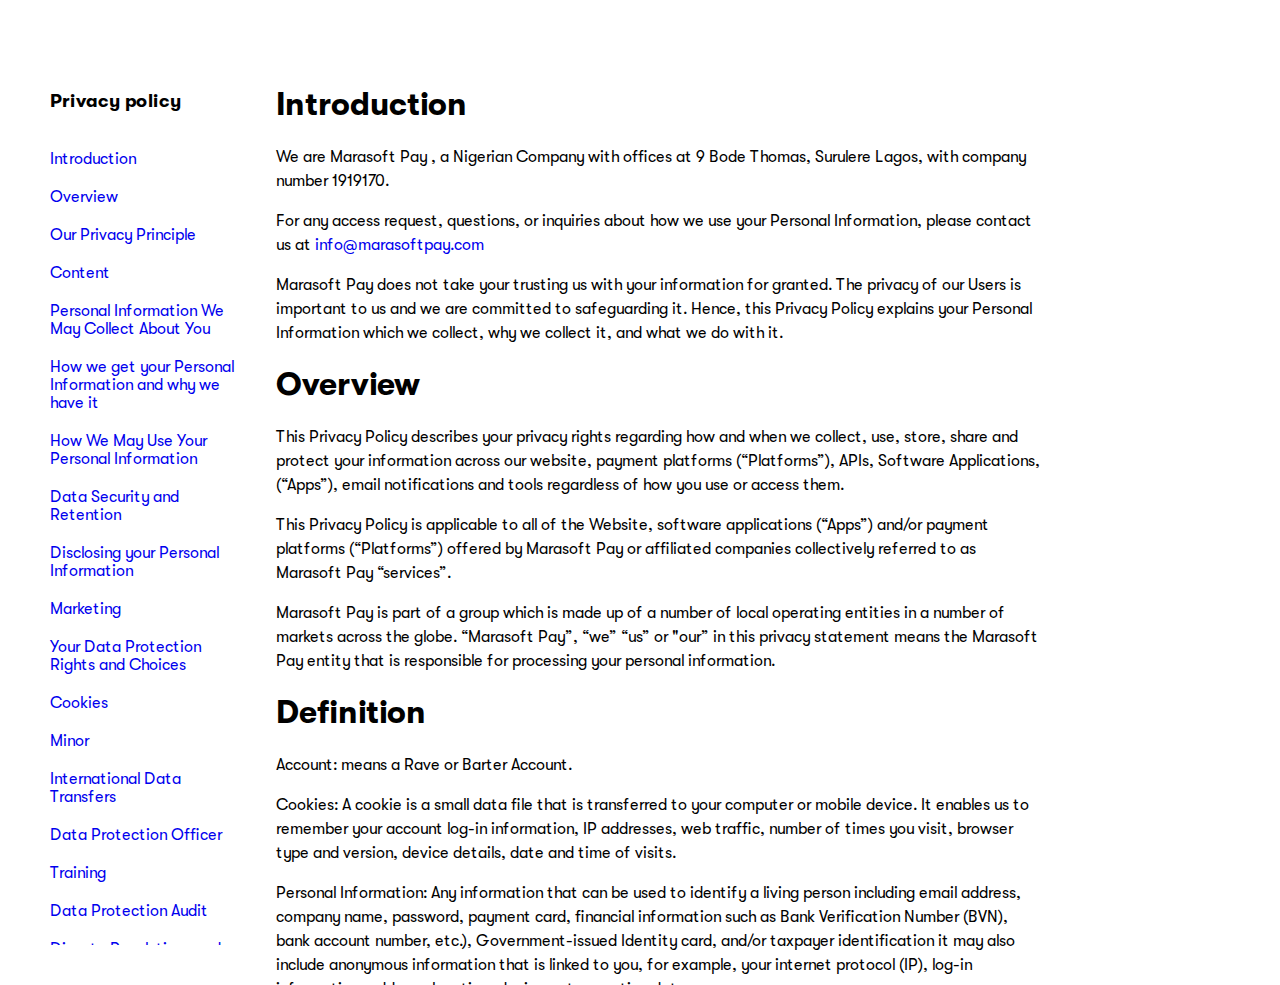
<file: web-plain/landingpage/privacy.html>
<!DOCTYPE html>
<html lang="en">
  <head>
    <meta charset="UTF-8" />
    <meta http-equiv="X-UA-Compatible" content="IE=edge" />
    <meta name="viewport" content="width=device-width, initial-scale=1.0" />
    <link rel="stylesheet" href="./index-demo.css" />
    <title>Marasoft Pay - Privacy Policy</title>
    <style>
      
      body{
        display: flex;
        padding-top: 5vh;
        scroll-behavior: smooth;
      }
      body > div{
        height: 100vh;
        overflow: scroll;
      }
      p {
        line-height: 1.5;
      }
      ul.nav{
        list-style: none;
      }
      ul.nav li{
        padding: 10px;
      }

      a{
        text-decoration: none;
      }

    </style>
  </head>
  <body>
    <div style="width: 20vw;">
      <ul class="nav"> 
        <li><h3>Privacy policy</h3></li>
        <li><a href="#introduction">Introduction</a></li>
        <li><a href="#overview">Overview</a></li>
        <li><a href="#our-privacy-principle">Our Privacy Principle</a></li>
        <li><a href="#content">Content</a></li>
        <li><a href="#content-1">Personal Information We May Collect About You</a></li>
        <li><a href="#content-2">How we get your Personal Information and why we have it</a></li>
        <li><a href="#content-3">How We May Use Your Personal Information</a></li>
        <li><a href="#content-4">Data Security and Retention</a></li>
        <li><a href="#content-5">Disclosing your Personal Information </a></li>
        <li><a href="#content-6">Marketing</a></li>
        <li><a href="#content-7">Your Data Protection Rights and Choices</a></li>
        <li><a href="#content-8">Cookies</a></li>
        <li><a href="#content-9">Minor</a></li>
        <li><a href="#content-10">International Data Transfers</a></li>
        <li><a href="#content-11">Data Protection Officer</a></li>
        <li><a href="#content-12">Training</a></li>
        <li><a href="#content-13">Data Protection Audit</a></li>
        <li><a href="#content-14">Dispute Resolutions and Filing a Compliant</a></li>
        <li><a href="#content-15">Updates to our privacy policy</a></li>
        <li><a href="#content-16">Contact us</a></li>
      </ul>
    </div>
    <div style="padding: 20px; max-width: 60vw; ">
      <!-- INTRODUCTION -->
      <section id="introduction">
        <h1>Introduction</h1>
        <p>
          We are Marasoft Pay , a Nigerian Company with offices at 9 Bode
          Thomas, Surulere Lagos, with company number 1919170.
        </p>
        <p>
          For any access request, questions, or inquiries about how we use your
          Personal Information, please contact us at
          <a href="mailto:info@marasoftpay.com">info@marasoftpay.com</a>
        </p>
        <p>
          Marasoft Pay does not take your trusting us with your information for
          granted. The privacy of our Users is important to us and we are
          committed to safeguarding it. Hence, this Privacy Policy explains your
          Personal Information which we collect, why we collect it, and what we
          do with it.
        </p>
      </section>

      <!-- OVERVIEW -->
      <section id="overview">
        <h1>Overview</h1>
        <p>
          This Privacy Policy describes your privacy rights regarding how and
          when we collect, use, store, share and protect your information across
          our website, payment platforms (“Platforms”), APIs, Software
          Applications, (“Apps”), email notifications and tools regardless of
          how you use or access them.
        </p>
        <p>
          This Privacy Policy is applicable to all of the Website, software
          applications (“Apps”) and/or payment platforms (“Platforms”) offered
          by Marasoft Pay or affiliated companies collectively referred to as
          Marasoft Pay “services”.
        </p>
        <p>
          Marasoft Pay is part of a group which is made up of a number of local
          operating entities in a number of markets across the globe. “Marasoft
          Pay”, “we” “us” or "our” in this privacy statement means the Marasoft
          Pay entity that is responsible for processing your personal
          information.
        </p>
      </section>

      <!-- DEFINITION -->
      <section id="definition">
        <h1>Definition</h1>
        <p>
          <span class="bold">Account:</span>
          means a Rave or Barter Account.
        </p>
        <p>
          <span class="bold">Cookies:</span>
          A cookie is a small data file that is transferred to your computer or
          mobile device. It enables us to remember your account log-in
          information, IP addresses, web traffic, number of times you visit,
          browser type and version, device details, date and time of visits.
        </p>
        <p>
          <span class="bold">Personal Information:</span>
          Any information that can be used to identify a living person including
          email address, company name, password, payment card, financial
          information such as Bank Verification Number (BVN), bank account
          number, etc.), Government-issued Identity card, and/or taxpayer
          identification it may also include anonymous information that is
          linked to you, for example, your internet protocol (IP), log-in
          information, address, location, device or transaction data.
        </p>
        <p>
          <span class="bold">Sites:</span>
          means any platform including but not limited to mobile applications,
          websites and social media platforms.
        </p>
        <p>
          <span class="bold">User:</span>
          means an individual who uses the Services or accesses the Sites and
          has agreed to use the end services of Marasoft Pay.
        </p>
        <p>
          Special Categories of Personal Information means details about your
          race or ethnicity, religious or philosophical beliefs, sex life,
          sexual orientation, political opinions, trade union membership,
          information about your health and genetic and biometric data.
        </p>
      </section>

      <!-- OUR PRIVACY PRINCIPLE -->
      <section id="our-privacy-principle">
        <h1>Our Privacy Principle</h1>
        <p>Marasoft Pay focuses on the following core principles</p>
        <ul>
          <li>
            <p>
              To Empower the individual: Marasoft Pay wants you to be in charge
              of your personal information and to make your own voluntary
              choices about your Personal Information;
            </p>
          </li>
          <li>
            <p>
              To keep and secure personal information: Marasoft Pay does not
              take your trusting us with your information for granted. We take
              responsibility to ensuring that appropriate security measures are
              put in place and your personal information is protected;
            </p>
          </li>
          <li>
            <p>
              To be transparent and to educate users: For you to know what
              personal information is, how we collect personal information, for
              what purpose and how we secure personal information;
            </p>
          </li>
          <li>
            <p>
              To abide by local laws: Marasoft Pay is a global company with
              local privacy expertise. Our privacy practices may vary among the
              countries in which we operate to reflect local practices and legal
              requirements. Specific privacy notices may apply to some of our
              products and services. Please visit the webpage or digital asset
              of the specific product or service to learn more about our privacy
              and information practices in relation to that product or service;
            </p>
          </li>
          <li>
            <p>
              To collect and store personal information on the “need to collect”
              basis: Marasoft Pay collects personal information to perform its
              services for you. We work to have measures in place to prevent
              collecting and storing Personal Information beyond what we need.
            </p>
          </li>
        </ul>
      </section>

      <!-- CONTENT -->
      <section id="content">
        <h1>CONTENT</h1>
        <ol>
          <li><p>Personal Information we may collect about you;</p></li>
          <li>
            <p>How we get your Personal Information and why we have it;</p>
          </li>
          <li><p>How we may use your Personal Information;</p></li>
          <li><p>Data security and retention</p></li>
          <li><p>Disclosing your Personal Information;</p></li>
          <li><p>Marketing</p></li>
          <li><p>Your data protection rights and choices</p></li>
          <li><p>Cookies</p></li>
          <li><p>Use by Minors</p></li>
          <li><p>International transfers</p></li>
          <li><p>Data Protection Officer</p></li>
          <li><p>Training</p></li>
          <li><p>Data Protection Audit</p></li>
          <li><p>Dispute Resolution and Filing a Complaint</p></li>
          <li><p>Updates to our privacy policy</p></li>
          <li><p>Contact Us</p></li>
        </ol>
      </section>

      <!-- 1. PERSONAL INFORMATION WE MAY COLLECT ABOUT YOU -->
      <section id="content-1">
        <h1>1. Personal Information We May Collect About You</h1>
        <p>
          We may collect, use, process, store, or transfer personal information
          such as:
        </p>
        <ul>
          <li>
            <p>
              Identity Data: Information such as, your full name(s), your
              government-issued identity number, and your date of birth. This
              data is to enable us to verify your identity in order to offer our
              services to you;
            </p>
          </li>
          <li>
            <p>
              In order to experience the full range of Barter's seamless
              services including the ability to send funds to your phone
              contacts through Barter, we would require your consent granting
              access to your geo-location and your contacts. You have the right
              to withdraw your consent allowing us access to your contacts at
              any time. Please note that where your consent is not given or
              withdrawn, we would require the email address or contact of the
              recipient, in order to facilitate the fund transfer through
              Barter.
            </p>
          </li>
          <li>
            <p>
              Contact Data: This is data that is needed to reach out to you,
              such as your contact address, email address, telephone number,
              details of the device you use and billing details;
            </p>
          </li>
          <li>
            <p>
              Identification documents :(such as your passport or any
              Government-issued identity card), a photograph (if applicable) and
              any other registration information you may provide to prove you
              are eligible to use our services and in compliance with regulatory
              requirements on Know Your Customer (KYC);
            </p>
          </li>
          <li>
            <p>
              Log/Technical information: When you access Marasoft Pay services,
              our servers automatically record information that your browser
              sends whenever you visit a website, links you have clicked on,
              length of visit on certain pages, unique device identifier, log-in
              information, location and other device details.
            </p>
          </li>
          <li>
            <p>
              Financial Data: Information, such as Bank Verification Number
              (BVN), personal account number, the merchant’s name and location,
              the date and the total amount of transaction, and other
              information provided by financial institutions or merchants when
              we act on their behalf;
            </p>
          </li>
          <li>
            <p>
              Transactional Data: These are information relating to a payment
              when you as a merchant (using one or more of our payment
              processing services) or as a customer, are using our products or
              services;
            </p>
          </li>
          <li>
            <p>
              Marketing and Communications Data: This includes both a record of
              your decision to subscribe or to withdraw from receiving marketing
              materials from us or from our third parties.
            </p>
          </li>
          <li>
            <p>
              Records of your discussions with us, if we contact you and if you
              contact us.
            </p>
          </li>
        </ul>
        <p>
          We may also collect, store, use and transfer non-personal information
          or anonymized data such as statistical or demographic data.
        </p>
        <p>
          As a principle, we do not collect any Special Categories of Personal
          Information. If we do collect Special Categories of Personal
          Information, we will ensure compliance with applicable law.
        </p>
        <p>
          This Privacy Policy applies to Marasoft Pay services only. We do not
          exercise control over the sites displayed or linked from within our
          various services. These other sites may place their own cookies,
          plug-ins or other files on your computer, collect data or solicit
          personal information from you. Marasoft Pay does not control these
          third-party websites and we are not responsible for their privacy
          statements. Please consult such third parties’ privacy statements and
          set appropriate controls from your setting when using any third-party
          services.
        </p>
      </section>

      <!--  2. How we get your Personal Information and why we have it -->
      <section id="content-2">
        <h1>2. How we get your Personal Information and why we have it</h1>
        <p>
          The Personal Information we have about you is directly made available
          to us when you:
        </p>
        <ul>
          <li><p>Sign up for a Marasoft Pay Account;</p></li>
          <li><p>Use any of our services;</p></li>
          <li><p>Contact our customer support team;</p></li>
          <li><p>Fill our online forms;</p></li>
          <li><p>Contact us;</p></li>
        </ul>
        <p>
          The lawful basis we rely on for processing your Personal Information
          are:
        </p>
        <ul>
          <li>
            <p>
              <span class="bold">Your consent:</span> Where you agree to us
              collecting your Personal Information by using our Services.
            </p>
          </li>
          <li>
            <p>
              <span class="bold">We have a contractual obligation:</span>
              Without your Personal Information, we cannot provide our Services
              to you.
            </p>
          </li>
          <li>
            <p>
              <span class="bold">We have a legal obligation:</span> To ensure we
              are fully compliant with all applicable Financial legislations
              such as Anti-Money Laundering and Counter Terrorist Financing
              Laws, we must collect and store your Personal Information. We
              protect against fraud by checking your identity with your Personal
              Information.
            </p>
          </li>
        </ul>
      </section>

      <!--  3. How We May Use Your Personal Information -->
      <section id="content-3">
        <h1>3. How We May Use Your Personal Information</h1>
        <p>We may use your Personal Information we collect to:</p>
        <ul>
          <li>
            <p>
              Create and manage any accounts you may have with us, verify your
              identity, provide our services, and respond to your inquiries;
            </p>
          </li>
          <li>
            <p>
              Process your payment transactions (including authorization,
              clearing, chargebacks and other related dispute resolution
              activities);
            </p>
          </li>
          <li>
            <p>
              Protect against and prevent fraud, unauthorized transactions,
              claims and other liabilities;
            </p>
          </li>
          <li>
            <p>
              Provide, administer and communicate with you about products,
              services, offers, programs and promotions of Marasoft Pay,
              financial institutions, merchants and partners;
            </p>
          </li>
          <li>
            <p>
              Evaluate your interest in employment and contact you regarding
              possible employment with Marasoft Pay;
            </p>
          </li>
          <li>
            <p>
              Evaluate and improve our business, including developing new
              products and services;
            </p>
          </li>
          <li>
            <p>To target advertisements, newsletter and service updates;</p>
          </li>
          <li>
            <p>As necessary to establish, exercise and defend legal rights;</p>
          </li>
          <li>
            <p>
              As may be required by applicable laws and regulations, including
              for compliance with Know Your Customers and risk assessment,
              Anti-Money Laundering, anti-corruption and sanctions screening
              requirements, or as requested by any judicial process, law
              enforcement or governmental agency having or claiming jurisdiction
              over Marasoft Pay or Marasoft Pay’s affiliates;
            </p>
          </li>
          <li>
            <p>
              To use data analytics to improve our Website, products or
              services, user experiences and to optimize service.
            </p>
          </li>
          <li>
            <p>
              For other purposes for which we provide specific notice at the
              time of collection.
            </p>
          </li>
        </ul>
      </section>

      <!--  4. Data Security and Retention -->
      <section id="content-4">
        <h1>4. Data Security and Retention</h1>
        <p>
          The security of your Personal Information is important to Marasoft
          Pay. We are committed to protecting the information we collect. We
          maintain administrative, technical and physical controls designed to
          protect the Personal Information you provide, or we collect against
          loss or theft, as well as against any unauthorized access, risk of
          loss, disclosure, copying, misuse or modification.
        </p>
        <p>
          Other security measures include but not limited to, secure servers,
          firewall, data encryption and granting access only to employees in
          order to fulfil their job responsibilities.
        </p>
        <p>
          Where you use a password for any of your Accounts, please ensure you
          do not share this with anyone, and the password is kept confidential
          at all times.
        </p>
        <p>
          We are committed to conducting our business in accordance with these
          principles in order to ensure that the confidentiality of your
          Personal Information is protected and maintained. Transmitting
          information online is not entirely secure. As such, we cannot
          guarantee that all information provided online is secure. We would
          take all reasonable steps to ensure that your Personal Information is
          secured and well protected.
        </p>
        <p>
          We will only retain personal information on our servers for as long as
          is reasonably necessary as long as we are providing Services to you.
          Where you close your Account, your information is stored on our
          servers to the extent necessary to comply with regulatory obligations
          and for the purpose of fraud monitoring, detection and prevention.
          Where we retain your Personal Information, we do so in compliance with
          limitation periods under the applicable law.
        </p>
      </section>

      <!-- 5. Disclosing your Personal Information -->
      <section id="content-5">
        <h1>5. Disclosing your Personal Information</h1>
        <p>
          We may disclose or share your Personal Information with third parties
          which include our affiliates, employees, officers, service providers,
          agents, suppliers, subcontractors as may be reasonably necessary for
          the purposes set out in this policy.
        </p>
        <p>
          Marasoft Pay only shares personal information with External Third
          parties in the following limited circumstances:
        </p>
        <ul>
          <li>
            <p>
              We have your consent. We require opt-in consent for the sharing of
              any personal information; We share Personal Information with third
              parties directly authorized by you to receive Personal
              Information, such as when you authorize a third party application
              provider to access your account. The use of your Personal
              Information by an authorized third party is subject to the third
              party's privacy policy and Marasoft Pay shall bear no liability
              for any breach which may arise from such authorization by you.
            </p>
          </li>
          <li>
            <p>
              We provide such information to our subsidiaries, affiliated
              companies or other trusted businesses or persons for the purpose
              of processing personal information on our behalf. We require that
              these parties agree to process such information based on our
              instructions and in compliance with this Privacy Policy and any
              other appropriate confidentiality and security measures.
            </p>
          </li>
          <li>
            <p>
              We have a good faith belief that access, use, preservation or
              disclosure of such information is reasonably necessary to:
            </p>
            <ol>
              <li>
                <p>
                  satisfy any applicable law, regulation, legal process or
                  enforceable governmental request,
                </p>
              </li>
              <li>
                <p>
                  enforce applicable Terms of Service, including investigation
                  of potential violations thereof,
                </p>
              </li>
              <li>
                <p>
                  detect, prevent, or otherwise address fraud, security or
                  technical issues, or
                </p>
              </li>
              <li>
                <p>
                  protect against imminent harm to the rights, property or
                  safety of Marasoft Pay, its users or the public as required or
                  permitted by law.
                </p>
              </li>
            </ol>
          </li>
          <li>
            <p>
              If Marasoft Pay becomes involved in a merger, acquisition, or any
              form of sale of some or all of its assets, we will provide notice
              before personal information is transferred and becomes subject to
              a different privacy policy.
            </p>
          </li>
        </ul>
      </section>

      <!-- 6. Marketing -->
      <section id="content-6">
        <h1>6. Marketing</h1>
        <p>
          We may process your Personal Information in order to contact you or
          send you marketing content and communication about our products,
          services or surveys. You may exercise your right to object to such
          contact from us or opt out from the marketing content. Please note
          however that if you opt-out of marketing content, we may still send
          you messages relating to transactions and our Services related to our
          ongoing business relationship.
        </p>
        <p>
          We may ask you for permission to send notifications to you. Our
          Services will still work if you do not grant us consent to send you
          notifications.
        </p>
      </section>

      <!-- 7. Your Data Protection Rights and Choices -->
      <section id="content-7">
        <h1>7. Your Data Protection Rights and Choices</h1>
        <p>
          Based on your location and applicable laws, below are the rights you
          have as a user in relation to your Personal Information:
        </p>
        <ul>
          <li><p>Right to be informed.</p></li>
          <li>
            <p>
              Right to request access or copies to your Personal Information by
              signing into your Account or contacting us.
            </p>
          </li>
          <li>
            <p>
              Right to request that Marasoft Pay erase your Personal
              Information. You have the right to ask us to erase your Personal
              Information. Please note that this is a limited right which
              applies where the data is no longer required, or the processing
              has no legal justification. The exceptions to this right is where
              the applicable law requires Marasoft Pay to retain a historical
              archive or where we retain a core set of your Personal Information
              to ensure we do not inadvertently contact you in future where you
              object to your data being used for marketing purposes.
            </p>
          </li>
          <li>
            <p>
              Right to correct or rectify any Personal Information that you
              provide which may be incorrect, out of date or inaccurate. You
              also have the right to ask us to complete information you think is
              incomplete.
            </p>
          </li>
          <li>
            <p>
              Right to object to the processing of your Personal Information for
              marketing purposes. You have a right to ask us not to contact you
              for marketing purposes by adjusting your notification preference
              on the settings page or by opting out via the unsubscribe link in
              marketing emails we send you.
            </p>
          </li>
          <li>
            <p>
              Right to object to processing: You have the right to object to the
              processing of your Personal Information in certain circumstances.
              Please note that where you object to us processing your Personal
              Information, we might be unable to provide the services to you.
            </p>
          </li>
        </ul>
        <p>
          The basis of we processing your Personal Information is your consent.
          You also have the choice at any time to withdraw consent which you
          have provided.
        </p>
        <p>
          You also have a choice to deactivate your Account at any time. You may
          contact us should you wish to de-activate your Account at any time via
          the <a href="#"> Contact Us </a> segment below or send us an email at
          <a href="mailto:info@marasoftpay.com">info@marasoftpay.com</a>
        </p>
        <p>
          If you wish to exercise any of the rights set above, please contact us
          using the contact information provided in the
          <a href="#"> Contact Us </a> segment below. Where we are unsure of
          your identity, we might ask you for proof of your identity for
          security reasons before dealing your request.
        </p>
      </section>

      <!-- 8. Cookies -->
      <section id="content-8">
        <h1>8. Cookies</h1>
        <p>
          Like many other websites, we use cookies to distinguish you from other
          users and to customize and improve our services.
        </p>
        Some browsers may automatically accept cookies while some can be
        modified to decline cookies or alert you when a website wants to place a
        cookie on your computer. If you do choose to disable cookies, it may
        limit your ability to use our website. For detailed information on the
        cookies and how we use them see our <a href="#">Cookie Policy</a>.
      </section>

      <!-- 9. Minor -->
      <section id="content-9">
        <h1>9. Minor</h1>
        <p>
          Marasoft Pay’s websites and applications are not directed at persons
          under the age of eighteen (18) and we do not collect any Personal
          Information knowingly or directly from minors who fall within this
          category.
        </p>
        <p>
          Where you have any belief that Marasoft Pay has mistakenly or
          unknowingly collected information from a minor, please contact us
          using the information provided under the
          <a href="#"> Contact Us </a> section to enable investigate and
          restrict such data.
        </p>
      </section>

      <!-- 10. International Data Transfers -->
      <section id="content-10">
        <h1>10. International Data Transfers</h1>
        <p>
          Where Personal Information is to be transferred to a country outside
          Nigeria, Marasoft Pay shall put adequate measures in place to ensure
          the security of such Personal Information and to ensure same is done
          securely and in accordance with the Nigerian Data Protection
          Regulation.
        </p>
      </section>

      <!-- 11. Data Protection Officer -->
      <section id="content-11">
        <h1>11. Data Protection Officer</h1>
        <p>
          Marasoft Pay has appointed a Data Protection Officer(s) (DPO)
          responsible for overseeing the Company's data protection strategy and
          its implementation to ensure compliance with the NDPR requirements.
          The DPO is knowledgeable on data privacy and protection principles and
          is familiar with the provisions of the NDPR.
        </p>
      </section>

      <!-- 12. Training -->
      <section id="content-12">
        <h1>12. Training</h1>
        <p>
          Marasoft Pay ensures that employees who collect, access and process
          Personal Information receive adequate data privacy and protection
          training in order to develop the necessary knowledge, skills and
          competence required to effectively manage the compliance framework
          under this Policy and the Nigerian Data Protection Regulation (NDPR)
          with regard to the protection of Personal Information. On an annual
          basis, Marasoft Pay develops a capacity building plan for its
          employees on data privacy and protection in line with the NDPR.
        </p>
      </section>

      <!-- 13. Data Protection Audit -->
      <section id="content-13">
        <h1>13. Data Protection Audit</h1>
        <ol>
          <li>
            <p>
              Marasoft Pay shall conduct an annual data protection audit through
              a licensed Data Protection Compliance Organization (DPCOs) to
              verify Marasoft Pay’s compliance with the provisions of the NDPR
              and other applicable data protection laws.
            </p>
          </li>
          <li>
            <p>
              The audit report will be certified and filed by the DPCO to the
              National Information Technology Development Agency (NITDA) as
              required under the NDPR.
            </p>
          </li>
        </ol>
      </section>

      <!-- 14. Dispute Resolutions and Filing a Compliant -->
      <section id="content-14">
        <h1>14. Dispute Resolutions and Filing a Compliant</h1>
        <p>
          If you have any complaints regarding this Privacy Policy, please
          contact us at
          <a href="mailto:info@marasoftpay.com">info@marasoftpay.com</a>. We
          will investigate and work on resolutions for complaints and disputes
          regarding use and disclosure of personal information within thirty
          (30) days in accordance with this Privacy Policy and in accordance
          with the Nigerian Data Protection Regulation.
        </p>
      </section>

      <!-- 15. Updates to our privacy policy -->
      <section id="content-15">
        <h1>15. Updates to our privacy policy</h1>
        <p>
          From time to time, we may change, amend or review this Privacy Policy
          from time to time to reflect new services or changes in our Privacy
          Policy and place any updates on this page. All changes made will be
          posted on this page and where changes will materially affect you, we
          will notify you of this change by placing a notice online or via mail.
          If you keep using our Services, you consent to all amendments of this
          Privacy Policy.
        </p>
      </section>

      <!-- 16. Contact us: -->
      <section id="content-16">
        <h1>16. Contact us:</h1>
        <p>
          All access requests, questions, comments, complaints and other
          requests regarding the privacy policy should be sent to
          <a href="mailto:info@marasoftpay.com">info@marasoftpay.com</a>.
        </p>
        <p>
          We may request additional details from you regarding your complaints
          and keep records of your requests and resolution.
        </p>

        <p><i>This Privacy Policy was last updated in May 2022.</i></p>
      </section>
    </div>
  </body>
</html>
</file>
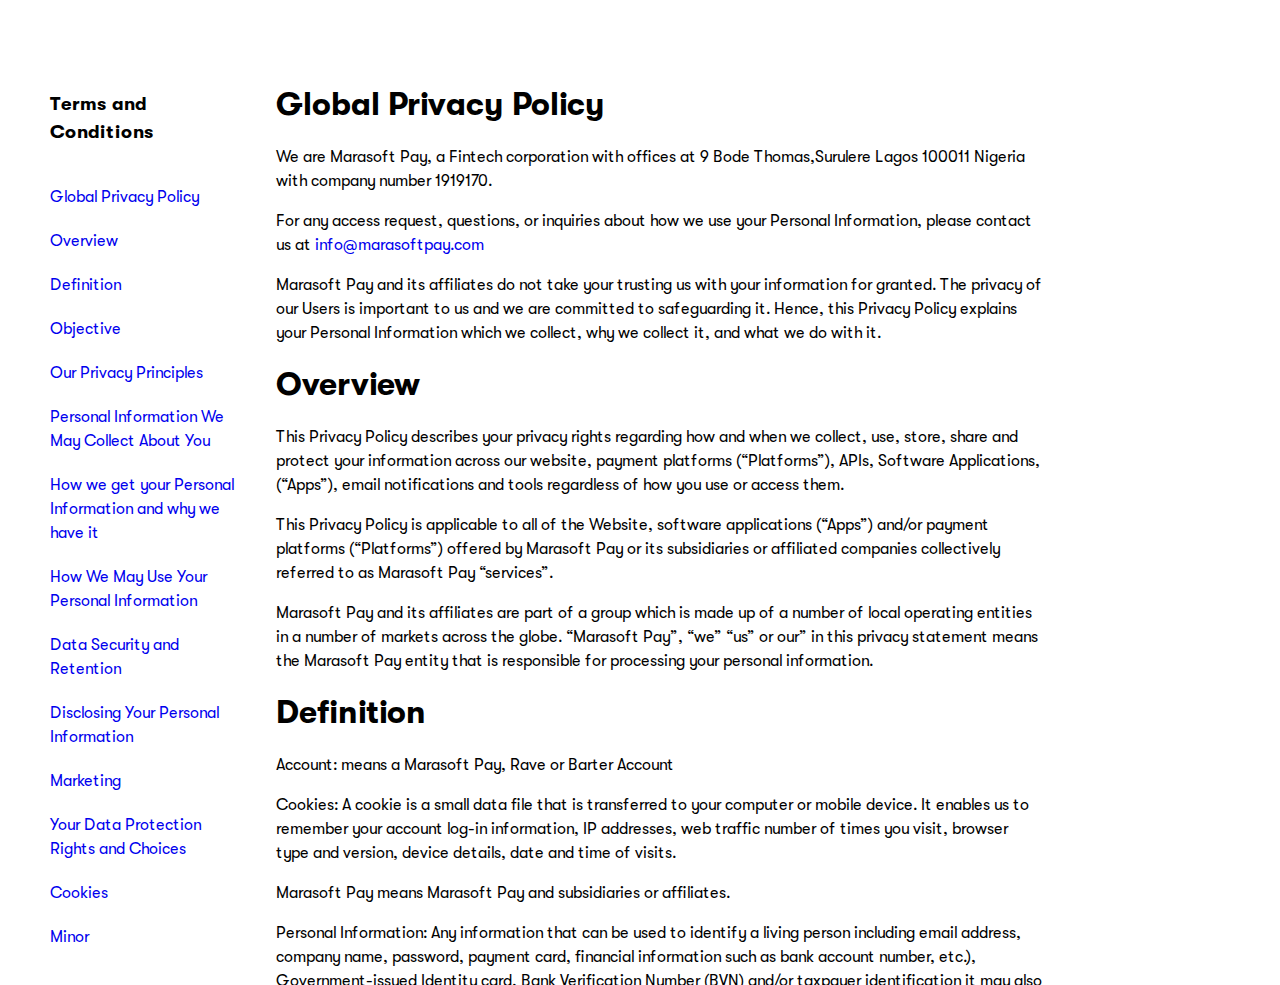
<file: web-plain/landingpage/terms.html>
<!DOCTYPE html>
<html lang="en">
  <head>
    <meta charset="UTF-8" />
    <meta http-equiv="X-UA-Compatible" content="IE=edge" />
    <meta name="viewport" content="width=device-width, initial-scale=1.0" />
    <link rel="stylesheet" href="./index-demo.css" />
    <title>Marasoft Pay - Terms and Conditions</title>
    <style>
      body {
        display: flex;
        padding-top: 5vh;
        scroll-behavior: smooth;
      }
      body > div {
        height: 100vh;
        overflow: scroll;
      }
      p {
        line-height: 1.5;
      }
      ul.nav {
        list-style: none;
      }

      li {
        padding: 10px;
        line-height: 1.5;
      }

      a {
        text-decoration: none;
      }
    </style>
  </head>
  <body>
    <div style="width: 20vw">
      <ul class="nav">
        <li><h3>Terms and Conditions</h3></li>
        <li><a href="#global-privacy-policy">Global Privacy Policy</a></li>
        <li><a href="#overview"> Overview</a></li>
        <li><a href="#definition">Definition</a></li>
        <li><a href="#objective">Objective</a></li>
        <li><a href="#our-privacy-principles">Our Privacy Principles</a></li>
        <li>
          <a href="#personal-info-we-may-collect-about-you"
            >Personal Information We May Collect About You</a
          >
        </li>
        <li>
          <a href="#how-we-get-your-personal-info-and-why-we-have-it"
            >How we get your Personal Information and why we have it</a
          >
        </li>
        <li>
          <a href="#how-we-use-your-personal-info"
            >How We May Use Your Personal Information</a
          >
        </li>
        <li>
          <a href="#data-security-and-retention">Data Security and Retention</a>
        </li>
        <li>
          <a href="#disclosing-your-personal-info"
            >Disclosing Your Personal Information</a
          >
        </li>
        <li><a href="#marketing">Marketing</a></li>
        <li>
          <a href="#your-data-protection-rights-and-choices"
            >Your Data Protection Rights and Choices</a
          >
        </li>
        <li><a href="#cookies">Cookies</a></li>
        <li><a href="#minor">Minor</a></li>
        <li>
          <a href="#international-data-transfers"
            >International Data Transfers</a
          >
        </li>
        <li>
          <a href="#updates-to-our-privacy-policy"
            >Updates to our privacy policy
          </a>
        </li>
        <li>
          <a href="#contact-us"
            >Contact Us
          </a>
        </li>
      </ul>
    </div>
    <div style="padding: 20px; max-width: 60vw">
      <!-- GLOBAL PRIVACY POLICY -->
      <section id="global-privacy-policy">
        <h1>Global Privacy Policy</h1>
        <p>
          We are Marasoft Pay, a Fintech corporation with offices at 9 Bode
          Thomas,Surulere Lagos 100011 Nigeria with company number 1919170.
        </p>
        <p>
          For any access request, questions, or inquiries about how we use your
          Personal Information, please contact us at
          <a href="mailto:info@marasoftpay.com">info@marasoftpay.com</a>
        </p>
        <p>
          Marasoft Pay and its affiliates do not take your trusting us with your
          information for granted. The privacy of our Users is important to us
          and we are committed to safeguarding it. Hence, this Privacy Policy
          explains your Personal Information which we collect, why we collect
          it, and what we do with it.
        </p>
      </section>
      <!-- OVERVIEW -->
      <section id="overview">
        <h1>Overview</h1>
        <p>
          This Privacy Policy describes your privacy rights regarding how and
          when we collect, use, store, share and protect your information across
          our website, payment platforms (“Platforms”), APIs, Software
          Applications, (“Apps”), email notifications and tools regardless of
          how you use or access them.
        </p>
        <p>
          This Privacy Policy is applicable to all of the Website, software
          applications (“Apps”) and/or payment platforms (“Platforms”) offered
          by Marasoft Pay or its subsidiaries or affiliated companies
          collectively referred to as Marasoft Pay “services”.
        </p>
        <p>
          Marasoft Pay and its affiliates are part of a group which is made up
          of a number of local operating entities in a number of markets across
          the globe. “Marasoft Pay”, “we” “us” or our” in this privacy statement
          means the Marasoft Pay entity that is responsible for processing your
          personal information.
        </p>
      </section>
      <!-- DEFINITION -->
      <section id="definition">
        <h1>Definition</h1>

        <p>Account: means a Marasoft Pay, Rave or Barter Account</p>

        <p>
          Cookies: A cookie is a small data file that is transferred to your
          computer or mobile device. It enables us to remember your account
          log-in information, IP addresses, web traffic number of times you
          visit, browser type and version, device details, date and time of
          visits.
        </p>

        <p>Marasoft Pay means Marasoft Pay and subsidiaries or affiliates.</p>

        <p>
          Personal Information: Any information that can be used to identify a
          living person including email address, company name, password, payment
          card, financial information such as bank account number, etc.),
          Government-issued Identity card, Bank Verification Number (BVN) and/or
          taxpayer identification it may also include anonymous information that
          is linked to you, for example, your internet protocol (IP), log-in
          information, address, location, device or transaction data.
        </p>

        <p>
          Sites: means any platform including but not limited to mobile
          applications, websites and social media platforms.
        </p>

        <p>
          User: means an individual who uses the Services or accesses the Sites
          and has agreed to use the end services of Marasoft Pay.
        </p>

        <p>
          Special Categories of Personal Information means details about your
          race or ethnicity, religious or philosophical beliefs, sex life,
          sexual orientation, political opinions, trade union membership,
          information about your health and genetic and biometric data.
        </p>
      </section>
      <!-- OBJECTIVE -->
      <section id="objective">
        <h1>Objective</h1>
        <p>
          This privacy policy statement is to provide all persons and
          organizations whose personal data we hold with description of the
          types of Personal Information we collect, the purposes for which we
          collect that Personal Information, the other parties with whom we may
          share it and the measures we take to protect the security of the data.
        </p>
        <p>
          Accordingly, we have developed this privacy policy in order for you to
          understand how we collect, use, communicate, disclose and otherwise
          make use of personal information. We have outlined our privacy policy
          below.
        </p>
      </section>
      <!-- Our Privacy Principles -->
      <section id="our-privacy-principles">
        <h1>Our Privacy Principles</h1>
        <p>Marasoft Pay focuses on the following core principles</p>
        <ul>
          <li>
            To Empower the individual: Marasoft Pay wants you to be in charge of
            your personal information and to make your own voluntary choices
            about your personal data;
          </li>
          <li>
            To keep and secure personal information: Marasoft Pay and its
            affiliates do not take your trusting us with your information for
            granted. We take responsibility to ensuring that appropriate
            security measures are put in place and your personal information is
            protected;
          </li>
          <li>
            To be transparent and to educate users: For you to know what
            personal information is, how we collect personal information, for
            what purpose and how we secure personal information;
          </li>
          <li>
            To abide by local laws: Marasoft Pay is a global company with local
            privacy expertise. Our privacy practices may vary among the
            countries in which we operate to reflect local practices and legal
            requirements. Specific privacy notices may apply to some of our
            products and services. Please visit the webpage or digital asset of
            the specific product or service to learn more about our privacy and
            information practices in relation to that product or service;
          </li>
          <li>
            To collect and store personal information on the “need to collect”
            basis: Marasoft Pay collects personal information to perform its
            services for you. We work to have measures in place to prevent
            collecting and storing personal data beyond what we need.
          </li>
        </ul>
      </section>
      <!-- Personal Information We May Collect About You -->
      <section id="personal-info-we-may-collect-about-you">
        <h1>Personal Information We May Collect About You</h1>
        <p>
          We may collect, use, process, store, or transfer personal information
          such as:
        </p>
        <ul>
          <li>
            Identity Data: Information such as, your full name(s), your
            government-issued identity number, bank verification number (BVN)
            and your date of birth. This data is to enable us to verify your
            identity in order to offer our services to you;
          </li>
          <li>
            In order to experience the full range of Barter's seamless services
            including the ability to send funds to your phone contacts through
            Barter, we would require your consent granting access to your
            geo-location and your contacts. You have the right to withdraw your
            consent allowing us access to your contacts at any time. Please note
            that where your consent is not given or withdrawn, we would require
            the email address or contact of the recipient, in order to
            facilitate the fund transfer through Barter.
          </li>
          <li>
            Contact Data: This is data that is needed to reach out to you, such
            as your contact address, email address, telephone number, details of
            the device you use and billing details;
          </li>
          <li>
            Identification documents :(such as your passport or any
            Government-issued identity card), a photograph (if applicable) and
            any other registration information you may provide to prove you are
            eligible to use our services;
          </li>
          <li>
            Log/Technical information: When you access Marasoft Pay services,
            our servers automatically record information that your browser sends
            whenever you visit a website, links you have clicked on, length of
            visit on certain pages, unique device identifier, log-in
            information, location and other device details.
          </li>
          <li>
            Financial Data: Information, such as personal account number, the
            merchant’s name and location, the date and the total amount of
            transaction, and other information provided by financial
            institutions or merchants when we act on their behalf;
          </li>
          <li>
            Transactional Data: These are information relating to a payment when
            you as a merchant (using one or more of our payment processing
            services) or as a customer, are using our products or services;
          </li>
          <li>
            Marketing and Communications Data: This includes both a record of
            your decision to subscribe or to withdraw from receiving marketing
            materials from us or from our third parties.
          </li>
          <li>
            Records of your discussions with us, if we contact you and if you
            contact us.
          </li>
        </ul>
        <p>
          We may also collect, store, use and transfer non-personal information
          or anonymized data such as statistical or demographic data.
        </p>
        <p>
          As a principle, we do not collect any Special Categories of Personal
          Information. If we do collect Special Categories of Personal
          Information, we will ensure compliance with applicable law.
        </p>
        <p>
          This Privacy Policy applies to Marasoft Pay services only. We do not
          exercise control over the sites displayed or linked from within our
          various services. These other sites may place their own cookies,
          plug-ins or other files on your computer, collect data or solicit
          personal information from you. Marasoft Pay does not control these
          third-party websites and we are not responsible for their privacy
          statements. Please consult such third parties’ privacy statements.
        </p>
      </section>
      <!-- How we get your Personal Information and why we have it -->
      <section id="how-we-get-your-personal-info-and-why-we-have-it">
        <h1>How we get your Personal Information and why we have it</h1>
        <p>
          The Personal Information we have about you is directly made available
          to us when you:
        </p>
        <ul>
          <li>Sign up for a Marasoft Pay Account;</li>
          <li>Use any of our services;</li>
          <li>Contact our customer support team;</li>
          <li>Fill our online forms;</li>
          <li>Contact us;</li>
        </ul>
        <p>
          The lawful basis we rely on for processing your Personal Information
          are:
        </p>
        <ul>
          <li>
            Your Consent: Where you agree to us collecting your Personal
            Information by using our Services.
          </li>
          <li>
            We have a contractual obligation: Without your Personal Information,
            we cannot provide our Services to you.
          </li>
          <li>
            We have a legal obligation: To ensure we are fully compliant with
            all applicable Financial legislations such as Anti-Money Laundering
            and Counter Terrorist Financing Laws, we must collect and store your
            Personal Information. We protect against fraud by checking your
            identity with your Personal Information.
          </li>
        </ul>
      </section>
      <!-- How We May Use Your Personal Information -->
      <section id="how-we-use-your-personal-info">
        <h1>How We May Use Your Personal Information</h1>
        <p>We may use your Personal Information we collect to:</p>
        <ul>
          <li>
            Create and manage any accounts you may have with us, verify your
            identity, provide our services, and respond to your inquiries;
          </li>
          <li>
            Process your payment transactions (including authorization,
            clearing, chargebacks and other related dispute resolution
            activities);
          </li>
          <li>
            Protect against and prevent fraud, unauthorized transactions, claims
            and other liabilities;
          </li>
          <li>
            Provide, administer and communicate with you about products,
            services, offers, programs and promotions of Marasoft Pay, financial
            institutions, merchants and partners;
          </li>
          <li>
            Evaluate your interest in employment and contact you regarding
            possible employment with Marasoft Pay;
          </li>
          <li>
            Evaluate and improve our business, including developing new products
            and services;
          </li>
          <li>To target advertisements, newsletter and service updates;</li>
          <li>As necessary to establish, exercise and defend legal rights;</li>
          <li>
            As may be required by applicable laws and regulations, including for
            compliance with Know Your Customers and risk assessment, Anti-Money
            Laundering, anti-corruption and sanctions screening requirements, or
            as requested by any judicial process, law enforcement or
            governmental agency having or claiming jurisdiction over Marasoft
            Pay or Marasoft Pay’s affiliates;
          </li>
          <li>
            To use data analytics to improve our Website, products or services,
            and user experiences.
          </li>
          <li>
            For other purposes for which we provide specific notice at the time
            of collection.
          </li>
        </ul>
      </section>
      <!-- Data Security and Retention -->
      <section id="data-security-and-retention">
        <h1>Data Security and Retention</h1>
        <p>
          The security of your Personal Information is important to Marasoft
          Pay. We are committed to protecting the information we collect. We
          maintain administrative, technical and physical controls designed to
          protect the Personal Information you provide, or we collect against
          loss or theft, as well as against any unauthorized access, risk of
          loss, disclosure, copying, misuse or modification.
        </p>
        <p>
          Other security measures include but not limited to, secure servers,
          firewall, data encryption and granting access only to employees in
          order to fulfil their job responsibiliti
        </p>
        <p>
          Where you use a password for any of your Accounts, please ensure you
          do not share this with anyone, and the password is kept confidential
          at all times.
        </p>
        <p>
          We are committed to conducting our business in accordance with these
          principles in order to ensure that the confidentiality of your
          Personal Information is protected and maintained. Transmitting
          information online is not entirely secure. As such, we cannot
          guarantee that all information provided online is secure. We would
          take all reasonable steps to ensure that your Personal Information is
          secured and well protected.
        </p>
        <p>
          We will only retain personal information on our servers for as long as
          is reasonably necessary as long as we are providing Services to you.
          Where you close your Account, your information is stored on our
          servers to the extent necessary to comply with regulatory obligations
          and for the purpose of fraud monitoring, detection and prevention.
          Where we retain your Personal Data, we do so in compliance with
          limitation periods under the applicable law.
        </p>
      </section>
      <!-- Disclosing Your Personal Information -->
      <section id="disclosing-your-personal-info">
        <h1>Disclosing Your Personal Information</h1>
        <p>
          We may disclose or share your Personal Information with third parties
          which include our affiliates, employees, officers, service providers,
          agents,suppliers, subcontractors as may be reasonably necessary for
          the purposes set out in this policy.
        </p>
        <p>
          Marasoft Pay only shares personal information with External Third
          parties in the following limited circumstances:
        </p>
        <ul>
          <li>
            We have your consent. We require opt-in consent for the sharing of
            any personal information; We share Personal Information with third
            parties directly authorized by you to receive Personal Information,
            such as when you authorize a third party application provider to
            access your account. The use of your Personal Information by an
            authorized third party is subject to the third party's privacy
            policy and Marasoft Pay shall bear no liability for any breach which
            may arise from such authorization by you.
          </li>
          <li>
            We provide such information to our subsidiaries, affiliated
            companies or other trusted businesses or persons for the purpose of
            processing personal information on our behalf. We require that these
            parties agree to process such information based on our instructions
            and incompliance with this Privacy Policy and any other appropriate
            confidentiality and security measures
          </li>
          <li>
            <p>
              We have a good faith belief that access, use, preservation or
              disclosure of such information is reasonably necessary to:
            </p>
            <ul style="list-style: circle">
              <li>
                satisfy any applicable law, regulation, legal process or
                enforceable governmental request,
              </li>
              <li>
                enforce applicable Terms of Service, including investigation of
                potential violations thereof
              </li>
              <li>
                detect, prevent, or otherwise address fraud, security or
                technical issues, or
              </li>
              <li>
                protect against imminent harm to the rights, property or safety
                of Marasoft Pay, its users or the public as required or
                permitted by law
              </li>
            </ul>
          </li>
          <li>
            If Marasoft Pay becomes involved in a merger, acquisition, or any
            form of sale of some or all of its assets, we will provide notice
            before personal information is transferred and becomes subject to a
            different privacy policy.
          </li>
        </ul>
      </section>
      <!-- Marketing -->
      <section id="marketing">
        <h1>Marketing</h1>
        <p>
          We may process your Personal Information in order to contact you or
          send you marketing content and communication about our products,
          services or surveys. You may exercise your right to object to such
          contact from us or opt out from the marketing content. Please note
          however that if you opt-out of marketing content, we may still send
          you messages relating to transactions and our Services related to our
          ongoing business relationship.
        </p>
        <p>
          We may ask you for permission to send notifications to you. Our
          Services will still work if you do not grant us consent to send you
          notifications.
        </p>
      </section>
      <!-- Your Data Protection Rights and Choices -->
      <section id="your-data-protection-rights-and-choices">
        <h1>Your Data Protection Rights and Choices</h1>
        <p>
          Based on your location and applicable laws, below are the rights you
          have as a user in relation to your Personal Information:
        </p>
        <ul>
          <li>Right to be informed</li>
          <li>
            Right to request access or copies to your Personal Information by
            signing into your Account or contacting us
          </li>
          <li>
            Right to request that Marasoft Pay erase your Personal Information.
            You have the right to ask us to erase your Personal Information.
            Please note that this is a limited right which applies where the
            data is no longer required, or the processing has no legal
            justification. The exceptions to this right is where the applicable
            law requires Marasoft Pay to retain a historical archive or where we
            retain a core set of your personal data to ensure we do not
            inadvertently contact you in future where you object to your data
            being used for marketing purposes.
          </li>
          <li>
            Right to correct or rectify any Personal Information that you
            provide which may be incorrect, out of date or inaccurate. You also
            have the right to ask us to complete information you think is
            incomplete.
          </li>
          <li>
            Right to object to the processing of your Personal Information for
            marketing purposes. You have a right to ask us not to contact you
            for marketing purposes by adjusting your notification preference on
            the settings page or by opting out via the unsubscribe link in
            marketing emails we send you.
          </li>
          <li>
            Right to object to processing: You have the right to object to the
            processing of your Personal Information in certain circumstances.
            Please note that where you object to us processing your Personal
            Information, we might be unable to provide the services to you.
          </li>
          <li>To target advertisements, newsletter and service updates;</li>
          <li>As necessary to establish, exercise and defend legal rights;</li>
          <li>
            As may be required by applicable laws and regulations, including for
            compliance with Know Your Customers and risk assessment, Anti-Money
            Laundering, anti-corruption and sanctions screening requirements, or
            as requested by any judicial process, law enforcement or
            governmental agency having or claiming jurisdiction over Marasoft
            Pay or Marasoft Pay’s affiliates;
          </li>
          <li>
            To use data analytics to improve our Website, products or services,
            and user experiences.
          </li>
          <li>
            For other purposes for which we provide specific notice at the time
            of collection.
          </li>
        </ul>
        <p>
          The basis of we processing your Personal Information is your consent.
          You also have the choice at any time to withdraw consent which you
          have provided.
        </p>
        <p>
          You also have a choice to deactivate your Account at any time. You may
          contact us should you wish to de-activate your Account at any time via
          the Contact Us segment below or send us an email at
          <a href="mailto:info@marasoftpay.com">info@marasoftpay.com</a>
        </p>
        <p>
          If you wish to exercise any of the rights set above, please contact us
          using the contact information provided in the
          <a href="#contact-us">Contact Us</a> segment below. Where we are
          unsure of your identity, we might ask you for proof of your identity
          for security reasons before dealing your request.
        </p>
      </section>
      <!-- Cookies -->
      <section id="cookies">
        <h1>Cookies</h1>
        <p>
          Like many other websites, we use cookies to distinguish you from other
          users and to customize and improve our services.
        </p>
        <p>
          Some browsers may automatically accept cookies while some can be
          modified to decline cookies or alert you when a website wants to place
          a cookie on your computer. If you do choose to disable cookies, it may
          limit your ability to use our website. For detailed information on the
          cookies and how we use them see our Cookie Policy
        </p>
      </section>
      <!-- Minor -->
      <section id="minor">
        <h1>Minor</h1>
        <p>
          Marasoft Pay’s websites and applications are not directed at persons
          under the age of eighteen (18) and we do not collect any Personal
          Information knowingly or directly from minors who fall within this
          category.
        </p>
        <p>
          Where you have any belief that Marasoft Pay has mistakenly or
          unknowingly collected information from a minor, please contact us
          using the information provided under the Contact Us section to enable
          investigate and restrict such data.
        </p>
      </section>
      <!-- International Data Transfers -->
      <section id="international-data-transfers">
        <h1>International Data Transfers</h1>
        <p>
          Our business is global with affiliates and service providers located
          around the world. As such, Personal Information may be stored and
          processed in any country where we have operations. Also, your Personal
          Data may be transferred to countries which may not have the same data
          protection laws as the country you initially provided your Personal
          Information, but whenever we transfer or transmit your Personal
          Information internationally, we will ensure or take reasonable steps
          to ensure your Personal Information is handled securely in line with
          the applicable data protection laws and standard contractual clauses.
        </p>
      </section>
      <!-- Updates to our privacy policy -->
      <section id="updates-to-our-privacy-policy">
        <h1>Updates to our privacy policy</h1>
        <p>
          From time to time, we may change, amend or review this Privacy Policy
          from time to time to reflect new services or changes in our Privacy
          Policy and place any updates on this page. All changes made will be
          posted on this page and where changes will materially affect you, we
          will notify you of this change by placing a notice online or via mail.
          If you keep using our Services, you consent to all amendments of this
          Privacy Policy.
        </p>
      </section>
      <!-- Contact Us -->
      <section id="contact-us">
        <h1>Contact Us</h1>
        <p>
          All access requests, questions, comments, complaints and other
          requests regarding the privacy policy should be sent to
          <a href="mailto:info@marasoftpay.com">info@marasoftpay.com</a>
        </p>
        <p>
          We may request additional details from you regarding your complaints
          and keep records of your requests and resolution.
        </p>
      </section>
    </div>
  </body>
</html>
</file>
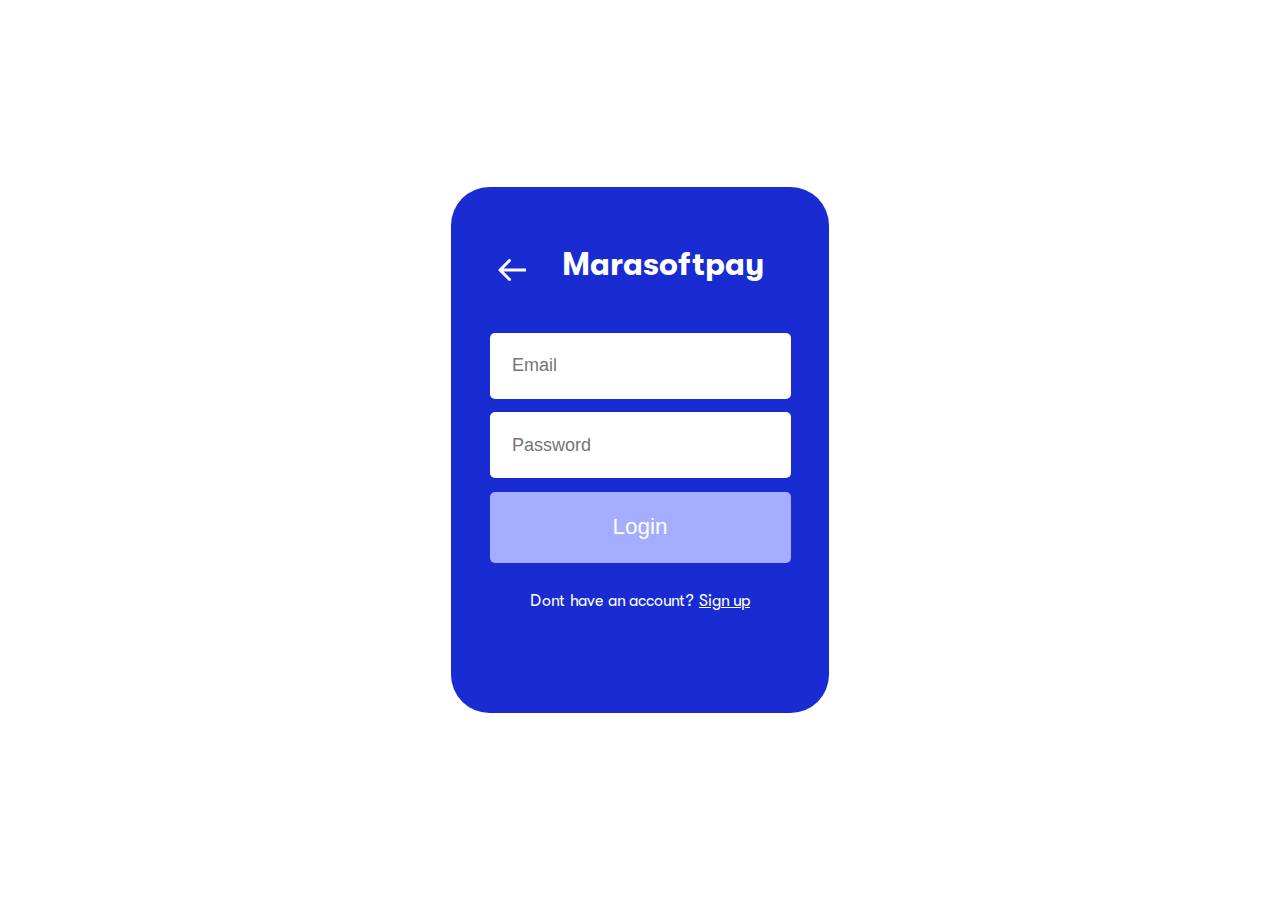
<file: web/landingpage/login.html>
<!DOCTYPE html>
<html lang="en">
  <head>
    <meta charset="UTF-8" />
    <meta http-equiv="X-UA-Compatible" content="IE=edge" />
    <meta name="viewport" content="width=device-width, initial-scale=1.0" />
    <link rel="stylesheet" href="./index.css" />
    <title>Marasoft</title>
  </head>
  <body style="background-color: white" id="login">
    <div class="form">
      <form action="">
        <div class="form-flex">
          <a href="./index.html">
            <img src="./assets/images/back.svg" alt="" />
          </a>
          <h1>Marasoftpay</h1>
        </div>
        <input type="text" placeholder="Email" />
        <input type="password" placeholder="Password" />
        <input type="submit" value="Login" />
        <p>Dont have an account? <a href="./signup.html">Sign up</a></p>
      </form>
    </div>
  </body>
</html>
</file>
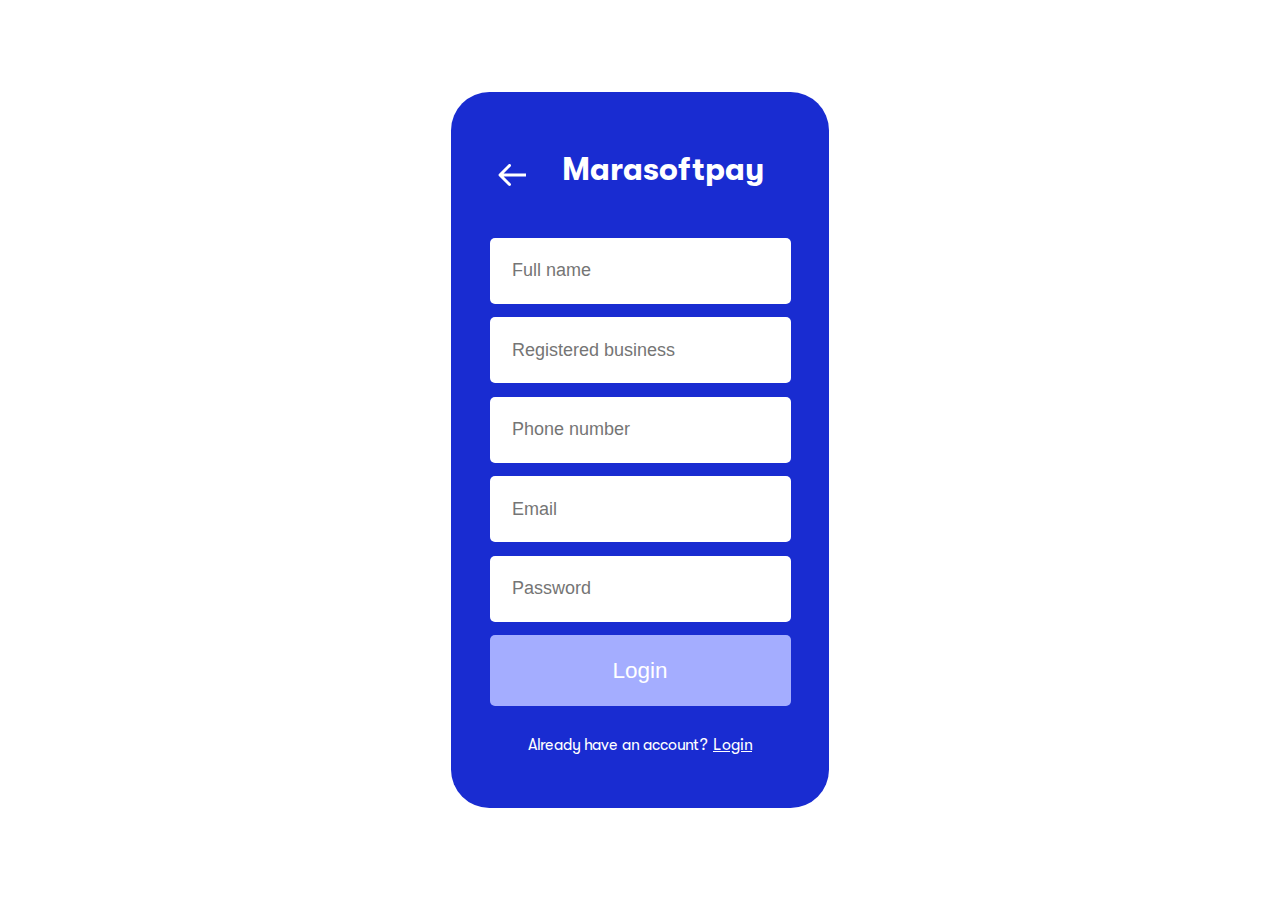
<file: web/landingpage/signup.html>
<!DOCTYPE html>
<html lang="en">
  <head>
    <meta charset="UTF-8" />
    <meta http-equiv="X-UA-Compatible" content="IE=edge" />
    <meta name="viewport" content="width=device-width, initial-scale=1.0" />
    <link rel="stylesheet" href="./index.css" />
    <title>Marasoft</title>
  </head>
  <body style="background-color: white"></<!DOCTYPE html>
<html lang="en">
<head>
     <meta charset="UTF-8" />
    <meta http-equiv="X-UA-Compatible" content="IE=edge" />
    <meta name="viewport" content="width=device-width, initial-scale=1.0" />
    <link rel="stylesheet" href="./index.css">
    <title>Marasoft</title>
</head>
<body style="background-color: white;" id="signup">
    <div class="form">
        <form action="">
            <div class="form-flex">
                <a href="./index.html">
                    <img src="./assets/images/back.svg" alt="">
                </a>
                <h1>Marasoftpay</h1>
            </div>
            <input type="text" placeholder="Full name">
            <input type="text" placeholder="Registered business">
            <input type="text" placeholder="Phone number">
            <input type="text" placeholder="Email ">
            <input type="text" placeholder="Password">
            <input type="submit" value="Login">
            <p>Already have an account? <a href="./login.html">Login</a> </p>
        </form>
    </div>
</body>
</html>
</html>
</file>
<file: web-plain/landingpage/index-demo.css>
@import "./assets/GTWalsheimPrp-Font/stylesheet.css";

:root {
  --persian-blue: #192cd1;
  --mid-slate-blue: #707eff;
  --max-blue-purple: #a4adff;
  --magnolia: #f6f0ff;
  --mangolia-dark: #e5e3ed;
  --yellow-green: #1ab700;
  --int-orange: #b70000;
  --cultured: #f5f5f5;
  --cultured-dark: #f0f0f0;
  --light-gray: #cdcdcd;
  --rythm: #7f72a4;
}

* {
  /* transition: 0.3s ease-in-out; */
}

html {
  scroll-behavior: smooth;
}

#logo {
  width: 15vw;
  height: auto;
}

#phone {
  width: 37vh;
  height: auto;
}

body {
  margin: 0px;
  /* background-color: var(--persian-blue); */
  font-family: 'GT Walsheim Pro';
  box-sizing: border-box;
}

.circle {
  width: 37vw;
  height: 37vw;
  background-color: var(--mangolia-dark);
  border-radius: 50%;
  position: fixed;
  top: 80vh;
  left: -15vw;
  /*  */
}

/* nav */
nav {
  display: flex;
  flex-direction: row;
  justify-content: center;
  /* margin: 3.1vh 3.4vw; */
  margin-bottom: 0px;
  background-color: var(--persian-blue);
  height: 10vh;
  padding-left: 5.27vw;
  padding-right: 5.27vw;
}

nav > div {
  /*  */
  font-size: 2.8vh;
  font-weight: 300;
  display: flex;
  align-items: center;
  color: white;
}

nav .logo,
.form {
  /* flex: 1; */
}

nav .links {
  flex: 2;
  display: flex;
  align-items: center;
  gap: 2.6vw;
}
nav .links a {
  color: #fff;
  text-decoration: none;
}

nav .form {
  display: flex;
  justify-content: flex-end;
  gap: 2.7vw;
  align-items: center;
}

nav .form a {
  text-decoration: none;
  color: #fff;
}

nav .form a.signup {
  padding: 1.7vh 2vw;
  background-color: white;
  color: var(--persian-blue);
}

nav.sm {
  display: none;
}

.nav-toggle {
  width: 5vh;
  height: 5vh;
  padding: 0px;
}
/* logo */
.logo img {
  max-width: 25vw;
}

/* nav mobile media queries */
@media screen 
and (min-device-width: 320px) 
and (max-device-width: 1024px) 
and (orientation: portrait) {
  nav.lg {
    display: none;
  }
  nav.sm {
    display: flex;
    align-items: center;
    height: 10vh;
    margin: 0px;
    width: 100%;
    box-sizing: border-box;
    padding: 3vw;
    padding-top: 3.5vw;
  }
  nav {
    /* display: block; */
  }

  nav.sm a {
    text-decoration: none;
  }

  nav.mobile {
    display: block;
  }

  nav div {
    flex: 1;
    font-size: 2vh;
    font-weight: 500;
    align-items: center;
    /*  */
  }

  nav.links,
  .logo,
  form {
    flex: 1;
  }

  nav .links {
    /* gap: 2.3px; */
    justify-content: space-around;
    display: none;

    margin: 2px;
  }

  .logo img {
    max-width: 35vw;
  }
  .signup {
    padding: 1vw;
  }
  nav .form {
    gap: 3vw;
  }
  .nav-toggle {
    background: none;
    border: none;
    padding: 2px;
    /* background-color: white; */
    box-sizing: border-box;
    position: relative;
  }
  .nav-toggle-icon {
    width: 6.4vw;
    height: auto;
    top: 0px;
    left: 0px;
  }

  #nav-toggle-close {
    display: none;
  }

  .nav-dropdown {
    background-color: white;
    box-shadow: 0px 2px 3px #707effa9;
    padding: 10px;
    border-radius: 0px 0px 10px 10px;
    color: var(--persian-blue);
    position: absolute;
    width: calc(100% - 20px);
    z-index: 1;
    display: none;
  }

  .nav-dropdown ul {
    list-style: none;
    padding: 0px;
  }

  .nav-dropdown li.link {
    padding: 10px;
  }
  .nav-dropdown li {
    display: flex;
    justify-content: space-between;
  }
  .nav-dropdown li a {
    text-decoration: none;
    color: var(--persian-blue);
  }
  .nav-dropdown li span {
    padding: 10px;
    flex: 1;
  }
}
@media screen and (min-width: 481px) {
  #nav-dropdown {
    display: none;
  }
}

/* nav tab media queries */
@media only screen and (min-device-width: 768px) and (max-device-width: 1024px) and (orientation: portrait) {
  nav.lg {
    display: none;
  }
  nav.sm {
    display: flex;
    /* width: 100vw; */
    justify-content: space-between;
    margin: 0px;
    padding-left: 4.88vw;
    padding-right: 4.88vw;
  }

  .nav-toggle {
    background: none;
    display: flex;
    justify-content: center;
    align-items: center;
    border: none;
  }

  #nav-toggle-close {
    display: none;
  }

  .logo img {
    max-width: 25vw;
  }
  .nav-toggle-icon {
    width: 4vw;
  }
}

/* main */
main {
  display: flex;
  background-color: var(--persian-blue);
  justify-content: space-between;
  height: 90vh;
  overflow: hidden;
}
.text {
  display: flex;
  flex-direction: column;
  justify-content: center;
  justify-content: center;
}

.text h1 {
  /* font-size: 8.2vh; */
  margin: 0px;
  margin-bottom: 3.43vh;
  color: white;
  display: flex;
  text-align: center;
  justify-content: space-between;
}

.text p {
  color: white;
  /* font-size: 1.4rem; */
  /* max-width: 36vw; */
  margin: 0px;
  /* margin-bottom: 5.83vh; */
  line-height: 1.5;
}

.findOutMore {
  display: flex;
  flex-direction: row;
  background-color: var(--mid-slate-blue);
  /* height: 7.87vh; */
  /* width: 19.3vw; */
  align-items: center;
  transition: 0.3s ease;
}

.findOutMore a {
  flex: 1;
  /* border: 1px solid; */
  padding: 10px;
  height: 100%;
  color: white;
  text-decoration: none;
  text-align: center;
  font-size: 1.4rem;
  flex: 3;
  line-height: 1.5;
  /* display: block; */
}

/* main mobile media queries */
@media screen and (max-width: 480px) {
  main {
    margin-top: 3px;
    flex-direction: column;

    /* width: 75vw; */
    padding-left: 5vw;
    padding-right: 5vw;
    margin: auto;
    /* border: 1px solid red; */
  }

  .text {
    max-width: 100vw;
    margin-top: 7.8vh;
    visibility: hidden;
  }

  .text p {
    text-align: center;

    max-width: 100%;
    margin: auto;
    margin-bottom: 3.3vh;
    font-size: 2.5vh;
  }

  .text h1 {
    font-size: 4.3vh;
    margin-bottom: 1.85vh;
    text-align: center;

    margin-top: 0px;
    /* line-height: 1.5; */
  }

  .mockup {
    margin: auto;
    display: flex;
    justify-content: center;

    visibility: hidden;
    width: 100%;
    margin-top: 3.9vh;
    padding-bottom: 12.7vh;
  }

  .mockup img {
    width: 78vw;
    /* max-width: 90%; */
    margin: auto;
  }

  .findOutMore {
    margin: auto;
    margin-bottom: 3vh;
    display: flex;
    justify-content: center;
    align-items: center;
    border-radius: 5px;
    visibility: hidden;
  }

  .findOutMore a {
    width: 51vw;
    /* border: 1px solid; */
    height: 4vh;
    font-size: 2vh;
    font-weight: bold;
    display: flex;
    justify-content: center;
    align-items: center;

    /* padding: 20px; */
  }
}

/* main tab media queries */
@media only screen and (min-device-width: 768px) and (max-device-width: 1024px) and (orientation: portrait) {
  main {
    flex-direction: column;
    justify-content: center;
    align-items: center;
    height: 55.2vh;
    gap: 1.9vh;
  }

  main > div {
    width: 100%;
    max-width: 45vw;
    /* border: 1px solid; */
  }

  main img {
    width: 100%;
  }

  .findOutMore {
    width: 18.6vw;
    height: 2.64vh;
    margin: auto;
    display: flex;
    justify-content: center;
    align-items: center;
    visibility: hidden;
  }
  .findOutMore a {
    font-size: 1.2vh;
    font-weight: bold;
    height: auto;
    /* visibility: hidden; */
  }

  .text {
    visibility: hidden;
  }

  .text h1 {
    font-size: 3vh;
    margin-bottom: 1.9vh;
  }

  .text p {
    text-align: center;
    font-size: 1.1vh;
    width: 32vw;
    margin: auto;
    margin-bottom: 1.9vh;
  }

  .mockup {
    visibility: hidden;
  }
}

.features {
  background-color: white;
  position: relative;
  /* height: 500px; */
  overflow: hidden;
  padding-bottom: 8.5vh;
}

.features h1 {
  color: var(--persian-blue);
  font-size: 3vh;
  width: 81vw;
  margin-bottom: 2vh;
  margin-top: 0px;
  margin: auto;
  margin-bottom: 1vh;
  /*  */
}
.green-text {
  color: var(--yellow-green);
}
.features p {
  margin: 0px;
  margin-bottom: 2vh;
  font-size: 2.5vh;
  width: 75.47vw;
  margin: auto;
  margin-bottom: 3vh;
}

.features section {
  display: flex;
  justify-content: space-between;
  margin-bottom: 20vh;
}
.features section.second {
  display: flex;
  justify-content: space-between;
  margin-bottom: 0px;
  z-index: 2;
}
#budgeting-img {
  width: 64.8vw;
}
.features section > div {
  /*  */
  /* width: 50%; */
  position: relative;
  display: flex;
  flex-direction: column;
  justify-content: center;
}

.features section a {
  background-color: var(--persian-blue);
  display: flex;
  justify-content: center;
  align-items: center;
  color: white;
  width: 14.48vw;
  height: 7.2vh;
  font-size: 2.8vh;
  text-decoration: none;
  text-align: center;
  vertical-align: center;
  /* position: absolute; */
  bottom: 0px;
  left: 0px;
}

/* features mobile media queries */
@media screen and (min-device-width: 320px) and (max-device-width: 480px) and (orientation: portrait) {
  .hide-mobile {
    display: none;
  }

  .features {
    padding-bottom: 10vh;
  }

  .features section {
    display: flex;
    justify-content: space-between;
    width: 85vw;
    margin: auto;
    margin-top: 10vh;
    margin-bottom: 15vh;
  }

  .features section.second {
    display: flex;
    justify-content: space-between;
    width: 85vw;
    margin: auto;
    margin-bottom: 15vh;
  }

  .features section {
    flex-direction: column-reverse;
  }

  #feature-1,
  #feature-2,
  #feature-3 {
    visibility: hidden;
  }

  .features section > div {
    width: 100%;
  }
  .features section  h1 {
    text-align: center;
    font-size: 4.3vh;
    width: 81vw;
    margin-bottom: 2vh;
  }
  .features section  h1.lg {
    font-size: 4.3vh;
  }

  .features p {
    max-width: 100%;
    text-align: center;
  }

  /* .features section a {
    width: 70%;
    position: relative;
  } */

  .features section img {
    margin-top: 2.7vh;
    width: 64.8vw;
    margin: auto;
    margin-top: 20px;
  }

  .features section a {
    background-color: var(--rythm);
    display: flex;
    justify-content: center;
    align-items: center;
    color: white;
    width: 28.8vw;
    height: 4.3vh;
    font-size: 1.72vh;
    text-decoration: none;
    text-align: center;
    margin: auto;
    border-radius: 5px;
    margin-bottom: 3vh;
  }
}

/* features tab media queries */

@media only screen and (min-device-width: 768px) and (max-device-width: 1024px) and (orientation: portrait) {
  .features {
    padding-top: 5vh;
  }

  .features img {
    width: 100%;
  }

  .features section,
  .features section.second {
    flex-direction: column-reverse;
    max-width: 57vw;
    /* border: 1px solid; */
    margin: auto;
    margin-bottom: 13vh;
  }

  .features h1 {
    width: auto;
    text-align: center;
    margin-bottom: 3.3vh;
    font-size: 3.3vh;
  }

  .features p {
    width: auto;
    text-align: center;
    margin-bottom: 3.3vh;
    font-size: 1.76vh;
  }

  .features section a {
    margin: auto;
    margin-bottom: 2.4vh;
    font-size: 1.02vh;
    width: 17.4vw;
    height: 3.15vh;
    border-radius: 5px;
  }
  #feature-1,
  #feature-2,
  #feature-3 {
    visibility: hidden;
  }
}

.cta {
  /* background-color: var(--cultured); */
  padding: 6.77vw 18.51vh;
  display: flex;
  align-items: center;
  justify-content: space-between;
}

.cta h1 {
  font-size: 4.63vh;
  max-width: 40.3vw;
  font-weight: 400;
}
.cta p {
  font-size: 3.24vh;
}

.cta a {
  font-size: 4.63vh;
  background-color: var(--yellow-green);
  color: white;
  text-decoration: none;
  padding: 2.31vh 9.22vw;
  border-radius: 2vh;
}

footer {
  /* background-color: var(--cultured-dark); */
  display: flex;
  flex-direction: column;
}

footer .container,
.container2 {
  /* display: flex; */
  flex-direction: column;
  justify-content: flex-start;
  gap: 7.55vw;
  padding-top: 2.5vh;
  padding-left: 8.5vw;
  padding-right: 8.5vw;
  /* padding: 7.13vh 22.5vw 18.7vh 6.77vw; */
}

footer .container2 .icons {
  display: flex;
  justify-content: flex-start;
  gap: 10vw;
}

footer .container div {
  margin-bottom: 4vh;
}

footer h4 {
  margin: 0px;
  padding: 0px;
  font-size: 2.5vh;
  margin-bottom: 2vh;
  padding: 5px;
}

footer p {
  font-size: 2.5vh;
}

footer .line {
  border: 1px solid var(--light-gray);
}

.footer-gap {
  height: 4.72vh;
}

footer a {
  color: #000;
  text-decoration: none;
  font-weight: 300;
}

footer .email {
  color: var(--persian-blue);
}

#logos > img {
  width: 13vw;
}
#logos {
  display: flex;
  justify-content: center;
  gap: 1vw;
  flex-wrap: wrap;
}

/* poweredby || cta || footer media queries */
@media screen and (min-device-width: 320px) and (max-device-width: 480px) and (orientation: portrait) {
  #poweredby {
    background-color: var(--magnolia);
    border-radius: 6.2vh 6.2vh 0px 0px;
  }

  .cta {
    background-color: var(--mid-slate-blue);
    padding: 0px;
    display: block;
    margin-top: 0px;
    height: 28vh;
    /*  */
    padding-top: 3.57vh;
  }

  .cta p {
    font-size: 2.2vh;
    color: white;
    text-align: center;
    margin: auto;
    padding-top: 4vh;
    width: 81.9vw;
  }

  .cta h2 {
    font-size: 3vh;
    margin-top: 0px;
    color: white;
    text-align: center;
    margin: 0px;
  }

  .cta a {
    font-size: 2vh;
    font-weight: bold;
    height: 4.43vh;
    line-height: 2.3;
    width: 33vw;
    text-align: center;
    display: inline-block;
    padding: 0px;
    border-radius: 5px;
    margin-top: 4.5vh;
    /* margin: auto; */
  }

  .cta > div {
    display: flex;
    justify-content: center;
  }

  footer {
    background-color: var(--magnolia);
  }

  .footer-lg {
    display: none;
  }

  footer .toggle-item h4 {
    display: flex;
    justify-content: space-between;
  }

  footer .toggle-item .toggle {
    /* display: none; */
  }

  footer .container2 > div {
    margin-bottom: 2vh;
  }

  .toggle-body {
    display: none;
  }
}

/*  poweredby || cta || footer tab media queries */

@media only screen and (min-device-width: 768px) and (max-device-width: 1024px) and (orientation: portrait) {
  #bottom {
    background-color: var(--cultured);
    border-radius: 6.2vh 6.2vh 0px 0px;
  }

  .cta {
    margin: auto;
    background-color: var(--mid-slate-blue);
    padding: 0px;
    display: flex;
    flex-direction: column;
    align-items: center;
    justify-content: center;
    gap: 2vh;
    margin-top: 0px;
    height: 24.4vh;
    width: 65.3vw;
    /*  */
    /* padding-top: 3.57vh; */
    border-radius: 3vh;
    margin-bottom: 7.7vh;

    box-shadow: 0px 5px 15px 4px #7f72a4a9;
  }

  .cta p {
    font-size: 1.76vh;
    color: white;
    text-align: center;
    /* padding-top: 4vh; */
    width: 61%;
  }

  .cta h2 {
    font-size: 2.3vh;
    margin-top: 0px;
    color: white;
    text-align: center;
    margin: 0px;
  }

  .cta a {
    font-size: 2vh;
    font-weight: bold;
    height: 4.43vh;
    line-height: 2.3;
    width: 21vw;
    text-align: center;
    display: inline-block;
    padding: 0px;
    border-radius: 1vh;
    /* margin-top: 4.5vh; */
    /* margin: auto; */
  }

  .cta > div {
    display: flex;
    justify-content: center;
  }

  footer .container {
    display: flex;
    flex-direction: row;
    flex-wrap: wrap;
  }

  .toggle-item > .toggle-body {
    display: block !important;
  }
  footer .toggle-item h4 {
    display: flex;
    justify-content: space-between;
  }

  footer .toggle-item img {
    display: none;
  }

  footer .container2 > div {
    margin-bottom: 2vh;
  }

  .toggle-body {
    display: none;
  }

  footer h4 {
    font-size: 1.8vh;
    font-weight: 500;
    margin: 0px;
    margin-bottom: 1.4vh;
    padding: 0px;
  }

  footer a {
    font-size: 1.1vh;
  }

  footer p {
    margin: 0px;
  }

  .footer-sm {
    display: none;
  }

  .footer-gap {
    height: 3vh;
  }

  .container-lg {
    display: flex;
    max-width: 73vw;
    padding-left: 6.35vw;
    padding-bottom: 12vh;
  }

  .container-inner {
    display: flex;
    flex: 1;
    margin-left: 8.4vw;
  }
  .container-inner div {
    flex: 1;
  }

  .container2 {
    display: flex;
    flex-direction: row;
    padding-bottom: 16vh;
  }

  footer .icons {
    margin-top: 1.2vh;
  }

  footer .container2 .icons {
    gap: 2vw;
  }
}

/* general */
@media screen and (min-device-width: 320px) and (max-device-width: 480px) and (orientation: portrait) {
  html {
    width: 100vw;
  }
  #logos img {
    width: 25vw;
    margin: auto;
    margin-top: 10px;
  }
  #logos {
    display: flex;
    justify-content: center;
    flex-wrap: wrap;
  }
}

.b1 {
  /* border: 1px solid red; */
}

.toggle-item > .toggle-body {
  display: none;
}

.toggle-item.active > .toggle-body {
  display: block;
}

#bottom {
  visibility: hidden;
}

/* media queries for desktop */

@media screen and (min-device-width: 1200px) and (max-device-width: 1600px) and (orientation: landscape) {
  .hide-mobile {
    display: inline;
  }

  nav {
    /* border: 1px solid red; */
  }
  .logo img {
    width: 16vw;
    transition: all 0.03s ease-in-out;
  }

  .logo img:hover {
    transform: scale(0.9, 0.9);
  }

  nav .links {
    /* border: 1px solid; */
    justify-content: flex-end;
    gap: 1.9vw;
  }

  nav .form {
    justify-content: flex-start;
    margin-left: 3.36vw;
  }

  .links a {
    font-size: 2.7vh;
    transition: all 0.03s ease-in-out;
  }

  .links a:hover {
    transform: scale(0.9, 0.9);

    /* font-weight: bold; */
  }

  main {
    display: flex;
    flex-direction: row;
    justify-content: center;
    align-items: center;
    gap: 4.5vw;
  }

  main > div {
    width: 43vw;
  }

  .text {
    visibility: hidden;
  }

  .text h1 {
    font-size: 8vh;
    text-align: left;
    margin-bottom: 2vh;
  }
  .text p {
    font-size: 2.7vh;
    text-align: left;
    margin-bottom: 4vh;
  }

  .mockup {
    visibility: hidden;
  }

  .mockup img {
    width: 100%;
  }

  .findOutMore {
    height: 6.3vh;
    width: 16.1vw;
    border-radius: 1.34vh;
    /* border: 1px solid; */
    /* box-shadow: 5px 5px 3px  black;   */
    transition: 0.05s ease;
    position: relative;
    overflow: hidden;
  }

  .findOutMore:hover {
    box-shadow: 0px 0px 3px transparent;
  }

  .findOutMore .swipe {
    background-color: var(--yellow-green);
    position: absolute;
    height: 6.3vh;
    width: 16.1vw;
    top: 0px;
    left: 0px;
    margin-top: 6.3vh;
    transition: 0.05s ease-in-out;
  }

  .findOutMore:hover {
    /* background-color: transparent; */
  }

  .findOutMore:hover .swipe {
    margin-top: 0vh;
  }

  .findOutMore a {
    font-size: 2.7vh;
    font-weight: bold;
    height: 6.3vh;
    width: 16.1vw;
    padding: 0px;
    display: flex;
    align-items: center;
    justify-content: center;
    border-radius: 1.34vh;
    transition: 00.05s ease-in-out;
    background-color: transparent;
    z-index: 1;
  }

  .findOutMore:hover a {
    /* background-color: var(--yellow-green); */
  }

  .features {
    padding-top: 13.6vh;
    padding-bottom: 0px;
  }

  .features section,
  .features section.second {
    max-width: 88vw;
    margin: auto;
    margin-bottom: 43vh;
    /* border: 1px solid; */
    flex-direction: row-reverse;
  }

  .features section.second {
    flex-direction: row;
    align-items: flex-start;
  }

  .features section h1 {
    font-size: 7vh;
    width: 53vw;
    /* border: 1px solid; */
    visibility: hidden;
  }

  .features section p {
    font-size: 2vh;
    width: 40vw;
    /* border: 1px solid; */
    margin: 0px;
    margin-top: 3vh;
    margin-bottom: 4.21vh;
    visibility: hidden;
  }

  #feature-3 {
    flex-direction: row-reverse;
  }

  .features section a {
    background-color: var(--rythm);
    border-radius: 1.34vh;
    visibility: hidden;
    transition: 0.03s ease-in;
  }

  #f1-text h1,
  #f1-mockup,
  #f2-mockup,
  #f3-mockup {
    visibility: hidden;
  }

  .features section img {
    /* border: 1px solid; */
    font-size: 2vh;
    width: 33.19vw;
  }

  .features section a:hover {
    background-color: var(--yellow-green);
  }

  #bottom {
    background-color: var(--cultured);
    border-radius: 8.7vw 8.7vw 0px 0px;
    padding-top: 9.4vh;
    visibility: hidden;
  }

  #logos {
    margin-bottom: 11vh;
  }

  .cta {
    margin: auto;
    background-color: var(--mid-slate-blue);
    padding: 0px;
    display: flex;
    flex-direction: column;
    align-items: center;
    justify-content: center;
    gap: 2vh;
    margin-top: 0px;
    height: 52vh;
    width: 72vw;
    /*  */
    /* padding-top: 3.57vh; */
    border-radius: 3.6vh;
    margin-bottom: 19vh;

    box-shadow: 0px 5px 15px 4px #7f72a4a9;
  }

  .cta p {
    font-size: 2.69vh;
    color: white;
    text-align: center;
    /* padding-top: 4vh; */
    width: 40%;
  }

  .cta h2 {
    font-size: 5.7vh;
    margin-top: 0px;
    color: white;
    text-align: center;
    margin: 0px;
  }

  .cta a {
    font-size: 4.48vh;
    font-weight: 500;
    height: 9.6vh;
    line-height: 2.3;
    width: 21vw;
    text-align: center;
    display: inline-block;
    padding: 0px;
    border-radius: 1vh;
    /* margin-top: 4.5vh; */
    /* margin: auto; */
    transition: 0.03s ease;
  }

  .cta a:hover {
    background-color: white;
    color: var(--yellow-green);
  }

  .cta > div {
    display: flex;
    justify-content: center;
  }

  .footer-lg {
    display: flex;
  }

  .footer-sm {
    display: none;
  }

  footer .container {
    display: flex;
    flex-direction: row;
    flex-wrap: wrap;
  }

  .toggle-item > .toggle-body {
    display: block !important;
  }
  footer .toggle-item h4 {
    display: flex;
    justify-content: space-between;
  }

  footer .toggle-item img {
    display: none;
  }

  footer .container2 > div {
    margin-bottom: 2vh;
  }

  .toggle-body {
    display: none;
  }

  footer h4 {
    font-size: 2.69vh;
    font-weight: 500;
    margin: 0px;
    margin-bottom: 1.4vh;
    padding: 0px;
  }

  footer a {
    font-size: 1.79vh;
  }

  footer a:hover {
    color: var(--mid-slate-blue);
  }

  footer p {
    margin: 0px;
  }

  .footer-sm {
    display: none;
  }

  .footer-gap {
    height: 3vh;
  }

  .container-lg {
    display: flex;
    max-width: 73vw;
    padding-left: 6.35vw;
    padding-bottom: 12vh;
  }

  .container-inner {
    display: flex;
    flex: 1;
    margin-left: 8.4vw;
  }
  .container-inner div {
    flex: 1;
  }

  .container2 {
    display: flex;
    flex-direction: row;
    padding-bottom: 16vh;
    padding-left: 6.35vw;
  }

  footer .icons {
    margin-top: 1.2vh;
  }

  footer .container2 .icons {
    gap: 2vw;
  }
}

/* media queries for mobile landscape */

@media only screen and (min-device-width: 480px) and (max-device-width: 926px) and (orientation: landscape) {
  .logo img {
    width: 15vw;
    max-width: 15vw;
  }

  nav .links {
    justify-content: flex-end;
    /* border: 1px solid; */
    padding-right: 2.6vw;
  }

  main {
    justify-content: center;
    gap: 4.6vw;
  }
  main > div {
    width: 43vw;
    /* border: 1px solid; */
  }

  .text h1 {
    text-align: left;
  }

  .findOutMore {
    background: none;
  }
  .findOutMore a {
    background: #707eff;
    display: flex;
    justify-content: center;
    align-items: center;
    padding: 0px;
    max-width: 16vw;
    height: 7vh;
    border-radius: 5px;
    font-size: 2.7vh;
    margin-top: 4.5vh;
  }

  .mockup {
    display: flex;
    justify-content: center;
    /* align-items: center; */
  }

  .features section {
    /* border: 1px solid; */
    margin: auto;
    max-width: 87vw;
    margin-top: 36vh;
    display: flex;
    flex-direction: row-reverse;
    /* padding-left: 5.3vw; */
  }
  .features section div {
    /* border: 1px solid; */
    display: flex;
    /* max-width:50%; */
    gap: 5vh;
  }

  #f1-text {
    gap: 5vh;
    display: flex;
    flex-direction: column;
    gap: 5vh;
    align-items: flex-start;
  }

  .features h1 {
    margin: 0;
  }
  .features p {
    margin: 0;
    font-size: 3vh;
  }

  .features section h1 {
    font-size: 7.2vh;
    max-width: 49vw;
  }
  .features section p {
    /* font-size: 7.2vh; */
    max-width: 43vw;
    margin: 0;
  }

  #feature-3 {
    flex-direction: row;
  }

  .footer-lg {
    display: none;
  }

  .toggle-header h4 {
    display: flex;
    justify-content: space-between;
  }

  .toggle-body {
    padding-left: 10px;
  }
  footer .container2 .icons {
    gap: 3vw;
  }

  .icons img {
    width: 15px;
  }

  #bottom {
    background-color: var(--cultured);
    border-radius: 6.2vh 6.2vh 0px 0px;
    margin-top: 25vh;
    padding-top: 9vh;
  }

  .cta {
    margin: auto;
    background-color: var(--mid-slate-blue);
    padding: 0px;
    display: flex;
    flex-direction: column;
    align-items: center;
    justify-content: center;
    gap: 2vh;
    margin-top: 0px;
    height: 52.4vh;
    width: 65.3vw;
    /*  */
    /* padding-top: 3.57vh; */
    border-radius: 3vh;
    margin-top: 11vh;
    margin-bottom: 19vh;

    box-shadow: 0px 5px 15px 4px #7f72a4a9;
  }

  .cta p {
    font-size: 2.76vh;
    color: white;
    text-align: center;
    /* padding-top: 4vh; */
    width: 33%;
  }

  .cta h2 {
    font-size: 5.7vh;
    margin-top: 0px;
    color: white;
    text-align: center;
    margin: 0px;
  }

  .cta a {
    font-size: 4.5vh;
    font-weight: bold;
    height: 10vh;
    line-height: 2.3;
    width: 21vw;
    text-align: center;
    display: inline-block;
    padding: 0px;
    border-radius: 1vh;
    /* margin-top: 4.5vh; */
    /* margin: auto; */
  }

  .cta > div {
    display: flex;
    justify-content: center;
  }
}
</file>
<file: web/landingpage/index.css>
@import "./assets/GTWalsheimPrp-Font/stylesheet.css";

:root {
  --persian-blue: #192cd1;
  --mid-slate-blue: #707eff;
  --max-blue-purple: #a4adff;
  --magnolia: #f6f0ff;
  --mangolia-dark: #e5e3ed;
  --yellow-green: #1ab700;
  --int-orange: #b70000;
  --cultured: #f5f5f5;
  --cultured-dark: #f0f0f0;
  --light-gray: #cdcdcd;
}

#logo {
  width: 15vw;
  height: auto;
}

#phone {
  width: 37vh;
  height: auto;
}

body {
  margin: 0px;
  background-color: var(--persian-blue);
  font-family: 'GT Walsheim Pro';
  box-sizing: border-box;
}

.circle {
  width: 37vw;
  height: 37vw;
  background-color: var(--mangolia-dark);
  border-radius: 50%;
  position: fixed;
  top: 80vh;
  left: -15vw;
  /* visibility: hidden; */
}

/* nav */
nav {
  display: flex;
  flex-direction: row;
  justify-content: center;
  margin: 3.1vh 3.4vw;
  margin-bottom: 0px;
}

nav > div {
  /* border: 1px solid; */
  font-size: 2.8vh;
  font-weight: 300;
  display: flex;
  align-items: center;
  color: white;
}

nav .logo,
.form {
  flex: 1;
}

nav .links {
  flex: 2;
  display: flex;
  align-items: center;
  gap: 2.6vw;
}
nav .links a {
  color: #fff;
  text-decoration: none;
}

nav .form {
  display: flex;
  justify-content: flex-end;
  gap: 2.7vw;
  align-items: center;
}

nav .form a {
  text-decoration: none;
  color: #fff ;
}

nav .form a.signup {
  padding: 1.7vh 2vw;
  background-color: white;
  color: var(--persian-blue);
}

nav.sm {
  display: none;
}

.nav-toggle {
  width: 5vh;
  height: 5vh;
  padding: 0px;
}
/* logo */
.logo img {
  max-width: 15vw;
}

/* nav tab media queries */
@media screen and (max-width: 820px) {
  nav {
    /* display: block; */
    margin: 20px;
  }

  .logo img {
    max-width: 90%;
  }
  nav div {
    flex: 1;
    font-size: 1.8vh;
    font-weight: 300;
    /* border: 1px solid; */
  }

  nav .links {
    flex: 2;
    justify-content: center;
    padding: 0px 10px;
  }
  nav .form {
    gap: 2vw;
  }
}

/* nav mobile media queries */
@media screen and (max-width: 480px) {
  nav.lg {
    display: none;
  }
  nav.sm {
    display: flex;
  }
  nav {
    /* display: block; */
    margin: 15px;
  }

  nav.mobile {
    display: block;
  }

  nav div {
    flex: 1;
    font-size: 1.5vh;
    font-weight: 500;
    align-items: center;
    /* border: 1px solid; */
  }

  nav.links,
  .logo,
  form {
    flex: 1;
  }

  nav .links {
    /* gap: 2.3px; */
    justify-content: space-around;
    display: none;

    margin: 2px;
  }

  .logo img {
    max-width: 90%;
  }
  .signup {
    padding: 1vw;
  }
  nav .form {
    gap: 3vw;
  }
  .nav-toggle {
    background: none;
    border: none;
    padding: 2px;
    background-color: white;
    box-sizing: border-box;
    border-radius: 5px;
    position: relative;
  }
  .nav-toggle-icon {
    width: 100%;
    height: auto;
    position: absolute;
    top: 0px;
    left: 0px;
  }

  #nav-toggle-close {
    display: none;
  }

  .nav-dropdown {
    background-color: white;
    box-shadow: 0px 2px 3px #707effa9;
    padding: 10px;
    border-radius: 0px 0px 10px 10px;
    color: var(--persian-blue);
    position: absolute;
    width: calc(100% - 20px);
    display: none;
  }

  .nav-dropdown ul {
    list-style: none;
    padding: 0px;
  }

  .nav-dropdown li.link {
    padding: 10px;
  }
  .nav-dropdown li {
    display: flex;
    justify-content: space-between;
  }
  .nav-dropdown li span {
    padding: 10px;
    flex: 1;
  }
}
@media screen and (min-width: 481px) {
  #nav-dropdown {
    display: none;
  }
}
/* main */
main {
  display: flex;
  justify-content: space-between;
  /* margin-top: 4.62vh; */
  /* align-items: center; */
}
.text {
  /* border: 1px solid; */
  /* margin-top: 10.27vh; */
  max-width: 38vw;
  margin-left: 5.3vw;
  display: flex;
  flex-direction: column;
  justify-content: center;
  justify-content: center;
}

.mockup {
  box-sizing: border-box;
  margin-right: 7.44vw;
}

.mockup img {
  max-width: 37.2vw;
}

main h1 {
  font-size: 8.2vh;
  /* border: 1px solid; */
  margin: 0px;
  margin-bottom: 3.43vh;
  color: white;
  display: flex;
  justify-content: space-between;
}

main p {
  color: white;
  font-size: 1.4rem;
  max-width: 36vw;
  margin: 0px;
  margin-bottom: 5.83vh;
  line-height: 1.5;
}

.findOutMore {
  display: flex;
  flex-direction: row;
  background-color: var(--mid-slate-blue);
  height: 7.87vh;
  max-width: 19.3vw;
  align-items: center;
}

.findOutMore a {
  color: white;
  text-decoration: none;
  text-align: center;
  font-size: 1.4rem;
  flex: 3;
}

.findOutMore span {
  background-color: var(--max-blue-purple);
  display: inline-block;
  width: 15%;
  height: 100%;
  display: flex;
  justify-content: center;
  align-items: center;
}
/* main tab media queries */
@media screen and (max-width: 820px) {
  main {
    margin-top: 20px;
    flex-direction: column;
    justify-content: center;
  }

  main h1 {
    max-width: 100%;
    text-align: center;
    margin-bottom: 2vh;
    margin-top: 2vh;
    font-size: 7.9vh;
  }

  main p {
    text-align: center;
    font-size: 2.5vh;
    max-width: 80%;
    margin: auto;
    margin-bottom: 5vh;
  }

  .text {
    max-width: 100%;
    margin: auto;
  }
  .text p {
    margin-bottom: 3vh;
  }

  .findOutMore {
    width: 80vw;
    max-width: 80vw;
    margin: auto;
    font-size: 2.5vh;
    margin-bottom: 3vh;
    display: flex;
  }

  .findOutMore a {
    font-size: 2.5vh;
  }

  .mockup {
    margin: auto;
    display: flex;
    justify-content: center;
  }

  .mockup img {
    max-width: 100%;
    padding-bottom: 3vh;
    margin-top: -3vh;
  }
}

/* main mobile media queries */
@media screen and (max-width: 480px) {
  main {
    margin-top: 3px;
    flex-direction: column;
  }

  main h1 {
    font-size: 5.7vh;
    text-align: center;
    margin-top: 20px;
    margin-bottom: 2vh;
  }

  main p {
    text-align: center;
    max-width: 100vw;
    margin-bottom: 3vh;
    font-size: 2.5vh;
  }

  .text {
    max-width: 100vw;
    margin: 10px;
  }

  .mockup {
    margin: auto;
    display: flex;
    justify-content: center;
  }

  .mockup img {
    width: 90%;
    max-width: 90%;
    margin: auto;
    margin-top: -3vh;
  }

  .findOutMore {
    width: 80vw;
    margin: auto;
    font-size: 2.5vh;
    margin-bottom: 3vh;
    display: flex;
  }

  .findOutMore a {
    font-size: 2.5vh;
  }
}

.features {
  background-color: white;
  position: relative;
  /* height: 500px; */
  z-index: -1;
  padding: 26vh 5.31vw;
  padding-left: 5.31vw;
  padding-right: 5.31vw;
  overflow: hidden;
}

.features .feature-circle-1 {
  background-color: var(--persian-blue);
  width: 37.2vw;
  height: 37.2vw;
  border-radius: 50%;
  position: absolute;
  top: -59vh;
  left: 55vw;
  /* z-index: -1; */
}
.features .feature-circle-2 {
  background-color: var(--persian-blue);
  width: 37.2vw;
  height: 37.2vw;
  border-radius: 50%;
  position: absolute;
  bottom: -60vh;
  left: 55vw;
  /* z-index: -1; */
}

.features h1 {
  color: var(--persian-blue);
  font-size: 4.56vh;
  margin-bottom: 2vh;
  margin-top: 0px;
}
.red-text {
  color: var(--int-orange);
}
.features p {
  margin: 0px;
  margin-bottom: 2vh;
  font-size: 2.2vh;
  max-width: 500px;
  margin-bottom: 4vh;
}

.features section {
  display: flex;
  justify-content: space-between;
  margin-bottom: 20vh;
}
.features section.second {
  display: flex;
  justify-content: space-between;
  margin-bottom: 0px;
  z-index: 2;
}
.features section > div {
  /* border: 1px solid; */
  width: 50%;
  position: relative;
  display: flex;
  flex-direction: column;
  justify-content: center;
}

.feature-1 {
  max-width: 37.76vw;
}
.feature-1 {
  max-width: 28.54vw;
}
.features section a {
  background-color: var(--persian-blue);
  display: flex;
  justify-content: center;
  align-items: center;
  color: white;
  width: 14.48vw;
  height: 7.2vh;
  font-size: 2.8vh;
  text-decoration: none;
  text-align: center;
  vertical-align: center;
  /* position: absolute; */
  bottom: 0px;
  left: 0px;
}

.cta {
  background-color: var(--cultured);
  padding: 6.77vw 18.51vh;
  display: flex;
  align-items: center;
  justify-content: space-between;
}

.cta h1 {
  font-size: 4.63vh;
  max-width: 40.3vw;
  font-weight: 400;
}
.cta p {
  font-size: 3.24vh;
}

.cta a {
  font-size: 4.63vh;
  background-color: var(--yellow-green);
  color: white;
  text-decoration: none;
  padding: 2.31vh 9.22vw;
  border-radius: 2vh;
}

.sponsors {
  background-color: white;
  margin-top: 0px;
  padding: 3vw;
  padding-bottom: 10vh;
}

.sponsors h1 {
  text-align: center;
  color: #01041f;
}
.sponsors > div {
  display: flex;
  justify-content: center;
  gap: 3vw;
}

.sponsors img {
  min-width: 15vw;
}

footer {
  background-color: var(--cultured-dark);
  display: flex;
  flex-direction: column;
}

footer .container,
.container2 {
  display: flex;
  justify-content: flex-start;
  gap: 7.55vw;
  padding: 7.13vh 22.5vw 18.7vh 6.77vw;
}

.icons {
  /* border: 1px solid; */
  display: flex;
  justify-content: space-around;
}

footer .line {
  border: 1px solid var(--light-gray);
}

.footer-gap {
  height: 4.72vh;
}

footer a {
  color: #000;
  text-decoration: none;
  font-weight: 300;
}

footer .email {
  color: var(--persian-blue);
}

/* tab queries for sections after footer */
@media screen and (max-width: 820px) {
  .features {
    padding: 10vh 5vh;
    position: relative;
  }

  .features .feature-circle-1 {
    top: -48vw;
    left: 12vh;
    width: 60vw;
    height: 60vw;
  }
  .features .feature-circle-2 {
    display: none;
  }
  .features section {
    flex-direction: column-reverse;
    margin-top: 100px;
  }
  .features section a {
    width: 70%;
    position: relative;
    margin: auto;
  }

  .features section > div {
    width: 100%;
  }
  .features section > div h1 {
    text-align: center;
  }

  .features p {
    max-width: 100%;
  }

  .feature-1 {
    max-width: 100%;
  }
  .cta {
    padding: 20px;
    display: block;
  }

  .cta > div {
    padding: 0px;
    display: flex;
    flex-direction: column;
    justify-content: center;
  }
  .cta a {
    padding: 20px;
    font-size: 3.5vh;
    margin: auto;
  }

  .cta h1,
  p {
    max-width: 90%;
    text-align: center;
    margin: auto;
    margin-bottom: 20px;
  }

  .cta h1 {
    max-width: 100%;
  }

  footer .container {
    padding: 7.13vh;
    flex-wrap: wrap;
    /* flex-direction: column; */
    justify-content: center;
    align-items: baseline;
    padding: 20px 40px;
  }
  footer .container2 {
    padding: 7.13vh;
    /* flex-wrap: wrap; */
    /* flex-direction: column; */
    /* justify-content: center; */
    /* justify-content: center; */
    align-items: baseline;
    padding: 20px 40px;
  }

  footer p {
    text-align: left;
  }
}

@media screen and (max-width: 480px) {
  html {
    width: 100vw;
  }
  .container2 {
    flex-direction: column;
  }
  .cta h1,
  p {
    max-width: 100%;
  }
}
/* login */
#login .form {
  height: 100vh;
  display: flex;
  flex-direction: column;
  justify-content: center;
  align-items: center;
}

#login .form form {
  /* border: 1px solid; */
  height: 50%;
  border-radius: 3vw;
  background-color: var(--persian-blue);
  display: flex;
  flex-direction: column;
  color: white;
  gap: 1.5vh;
  padding: 3vw;
}

#login .form h1 {
  text-align: center;
  margin-bottom: 4vh;
}

#login .form input {
  display: block;
  min-width: 20vw;
  padding: 2.5vh;
  border-radius: 5px;
  font-size: 2vh;
  border: none;
}
#login .form input[type="submit"] {
  background-color: var(--max-blue-purple);
  color: white;
  margin: 0px;
  font-size: 2.5vh;
}

#login .form p {
  text-align: center;
}

#login .form a {
  color: white;
}
/* signup*/
#signup .form {
  height: 100vh;
  display: flex;
  flex-direction: column;
  justify-content: center;
  align-items: center;
}

#signup .form form {
  /* border: 1px solid; */
  height: auto;
  border-radius: 3vw;
  background-color: var(--persian-blue);
  display: flex;
  flex-direction: column;
  color: white;
  gap: 1.5vh;
  padding: 3vw;
}

#signup .form h1 {
  text-align: center;
  margin-bottom: 4vh;
}

#signup .form input {
  display: block;
  min-width: 20vw;
  padding: 2.5vh;
  border-radius: 5px;
  font-size: 2vh;
  border: none;
}
#signup .form input[type="submit"] {
  background-color: var(--max-blue-purple);
  color: white;
  margin: 0px;
  font-size: 2.5vh;

}

#signup .form p {
  text-align: center;
}

#signup .form a {
  color: white;
}

#login input:focus,
#signup input:focus {
  outline: none;
}

@media screen and (max-width: 820px) {
  #signup .form form {
    height: auto;
    width: 65vw;
    flex: none;
  }
  #signup p {
    margin: 2vh;
  }
  #login .form form {
    height: auto;
    width: 65vw;
    flex: none;
  }
  #login p {
    margin: 2vh;
  }
}


@media screen and (max-width: 480px) {
  #signup .form form {
    height: auto;
    width: 80vw;
    flex: none;
  }
  #signup p {
    margin: 2vh;
  }
  #login .form form {
    height: auto;
    width: 80vw;
    flex: none;
  }
  #login p {
    margin: 2vh;
  }
}


.form-flex{
  /* border: 1px solid; */
  display: flex;
  justify-content: center;
  align-items: center;
}

.form-flex h1{
  /* border: 1px solid; */
  text-align: left;
  flex: 1;
}
.form-flex a{
  /* border: 1px solid; */
  /* flex: 1; */
}
</file>
<file: web-plain/landingpage/index.css>
@import "./assets/GTWalsheimPrp-Font/stylesheet.css";

:root {
  --persian-blue: #192cd1;
  --mid-slate-blue: #707eff;
  --max-blue-purple: #a4adff;
  --magnolia: #f6f0ff;
  --mangolia-dark: #e5e3ed;
  --yellow-green: #1ab700;
  --int-orange: #b70000;
  --cultured: #f5f5f5;
  --cultured-dark: #f0f0f0;
  --light-gray: #cdcdcd;
}

#logo {
  width: 15vw;
  height: auto;
}

#phone {
  width: 37vh;
  height: auto;
}

body {
  margin: 0px;
  background-color: var(--persian-blue);
  font-family: 'GT Walsheim Pro';
  box-sizing: border-box;
}

.circle {
  width: 37vw;
  height: 37vw;
  background-color: var(--mangolia-dark);
  border-radius: 50%;
  position: fixed;
  top: 80vh;
  left: -15vw;
  /* visibility: hidden; */
}

/* nav */
nav {
  display: flex;
  flex-direction: row;
  justify-content: center;
  margin: 3.1vh 3.4vw;
  margin-bottom: 0px;
}

nav > div {
  /* border: 1px solid; */
  font-size: 2.8vh;
  font-weight: 300;
  display: flex;
  align-items: center;
  color: white;
}

nav .logo,
.form {
  flex: 1;
}

nav .links {
  flex: 2;
  display: flex;
  align-items: center;
  gap: 2.6vw;
}
nav .links a {
  color: #fff;
  text-decoration: none;
}

nav .form {
  display: flex;
  justify-content: flex-end;
  gap: 2.7vw;
  align-items: center;
}

nav .form a {
  text-decoration: none;
  color: #fff;
}

nav .form a.signup {
  padding: 1.7vh 2vw;
  background-color: white;
  color: var(--persian-blue);
}

nav.sm {
  display: none;
}

.nav-toggle {
  width: 5vh;
  height: 5vh;
  padding: 0px;
}
/* logo */
.logo img {
  max-width: 15vw;
}

/* nav tab media queries */
@media screen and (max-width: 820px) {
  nav {
    /* display: block; */
    margin: 20px;
  }

  .logo img {
    max-width: 90%;
  }
  nav div {
    flex: 1;
    font-size: 1.8vh;
    font-weight: 300;
    /* border: 1px solid; */
  }

  nav .links {
    flex: 2;
    justify-content: center;
    padding: 0px 10px;
  }
  nav .form {
    gap: 2vw;
  }
}

/* nav mobile media queries */
@media screen and (max-width: 480px) {
  nav.lg {
    display: none;
  }
  nav.sm {
    display: flex;
  }
  nav {
    /* display: block; */
    margin: 15px;
  }

  nav.sm a{
    text-decoration: none;
  }

  nav.mobile {
    display: block;
  }

  nav div {
    flex: 1;
    font-size: 1.5vh;
    font-weight: 500;
    align-items: center;
    /* border: 1px solid; */
  }

  nav.links,
  .logo,
  form {
    flex: 1;
  }

  nav .links {
    /* gap: 2.3px; */
    justify-content: space-around;
    display: none;

    margin: 2px;
  }

  .logo img {
    max-width: 90%;
  }
  .signup {
    padding: 1vw;
  }
  nav .form {
    gap: 3vw;
  }
  .nav-toggle {
    background: none;
    border: none;
    padding: 2px;
    background-color: white;
    box-sizing: border-box;
    border-radius: 5px;
    position: relative;
  }
  .nav-toggle-icon {
    width: 100%;
    height: auto;
    position: absolute;
    top: 0px;
    left: 0px;
  }

  #nav-toggle-close {
    display: none;
  }

  .nav-dropdown {
    background-color: white;
    box-shadow: 0px 2px 3px #707effa9;
    padding: 10px;
    border-radius: 0px 0px 10px 10px;
    color: var(--persian-blue);
    position: absolute;
    width: calc(100% - 20px);
    display: none;
  }

  .nav-dropdown ul {
    list-style: none;
    padding: 0px;
  }

  .nav-dropdown li.link {
    padding: 10px;
  }
  .nav-dropdown li {
    display: flex;
    justify-content: space-between;
  }
  .nav-dropdown li a{
    text-decoration: none;
    color: var(--persian-blue);
  }
  .nav-dropdown li span {
    padding: 10px;
    flex: 1;
  }
}
@media screen and (min-width: 481px) {
  #nav-dropdown {
    display: none;
  }
}
/* main */
main {
  display: flex;
  justify-content: space-between;
  /* margin-top: 4.62vh; */
  /* align-items: center; */
}
.text {
  /* border: 1px solid; */
  /* margin-top: 10.27vh; */
  max-width: 38vw;
  margin-left: 5.3vw;
  display: flex;
  flex-direction: column;
  justify-content: center;
  justify-content: center;
}

.mockup {
  box-sizing: border-box;
  margin-right: 7.44vw;
}

.mockup img {
  max-width: 37.2vw;
}

main h1 {
  font-size: 8.2vh;
  /* border: 1px solid; */
  margin: 0px;
  margin-bottom: 3.43vh;
  color: white;
  display: flex;
  justify-content: space-between;
}

main p {
  color: white;
  font-size: 1.4rem;
  max-width: 36vw;
  margin: 0px;
  margin-bottom: 5.83vh;
  line-height: 1.5;
}

.findOutMore {
  display: flex;
  flex-direction: row;
  background-color: var(--mid-slate-blue);
  height: 7.87vh;
  max-width: 19.3vw;
  align-items: center;
}

.findOutMore a {
  color: white;
  text-decoration: none;
  text-align: center;
  font-size: 1.4rem;
  flex: 3;
}

.findOutMore span {
  background-color: var(--max-blue-purple);
  display: inline-block;
  width: 15%;
  height: 100%;
  display: flex;
  justify-content: center;
  align-items: center;
}
/* main tab media queries */
@media screen and (max-width: 820px) {
  main {
    margin-top: 20px;
    flex-direction: column;
    justify-content: center;
  }

  main h1 {
    max-width: 100%;
    text-align: center;
    margin-bottom: 2vh;
    margin-top: 2vh;
    font-size: 7.9vh;
  }

  main p {
    text-align: center;
    font-size: 2.5vh;
    max-width: 80%;
    margin: auto;
    margin-bottom: 5vh;
  }

  .text {
    max-width: 100%;
    margin: auto;
  }
  .text p {
    margin-bottom: 3vh;
  }

  .findOutMore {
    width: 80vw;
    max-width: 80vw;
    margin: auto;
    font-size: 2.5vh;
    margin-bottom: 3vh;
    display: flex;
  }

  .findOutMore a {
    font-size: 2.5vh;
  }

  .mockup {
    margin: auto;
    display: flex;
    justify-content: center;
  }

  .mockup img {
    max-width: 100%;
    padding-bottom: 3vh;
    margin-top: -3vh;
  }
}

/* main mobile media queries */
@media screen and (max-width: 480px) {
  main {
    margin-top: 3px;
    flex-direction: column;
  }

  main h1 {
    font-size: 5.7vh;
    text-align: center;
    margin-top: 20px;
    margin-bottom: 2vh;
  }

  main p {
    text-align: center;
    max-width: 100vw;
    margin-bottom: 3vh;
    font-size: 2.5vh;
  }

  .text {
    max-width: 100vw;
    margin: 10px;
  }

  .mockup {
    margin: auto;
    display: flex;
    justify-content: center;
  }

  .mockup img {
    width: 90%;
    max-width: 90%;
    margin: auto;
    margin-top: -3vh;
  }

  .findOutMore {
    width: 80vw;
    margin: auto;
    font-size: 2.5vh;
    margin-bottom: 3vh;
    display: flex;
  }

  .findOutMore a {
    font-size: 2.5vh;
  }
}

.features {
  background-color: white;
  position: relative;
  /* height: 500px; */
  z-index: -1;
  padding: 26vh 5.31vw;
  padding-left: 5.31vw;
  padding-right: 5.31vw;
  overflow: hidden;
}

.features .feature-circle-1 {
  background-color: var(--persian-blue);
  width: 37.2vw;
  height: 37.2vw;
  border-radius: 50%;
  position: absolute;
  top: -59vh;
  left: 55vw;
  /* z-index: -1; */
}
.features .feature-circle-2 {
  background-color: var(--persian-blue);
  width: 37.2vw;
  height: 37.2vw;
  border-radius: 50%;
  position: absolute;
  bottom: -60vh;
  left: 55vw;
  /* z-index: -1; */
}

.features h1 {
  color: var(--persian-blue);
  font-size: 4.56vh;
  margin-bottom: 2vh;
  margin-top: 0px;
}
.red-text {
  color: var(--yellow-green);
}
.features p {
  margin: 0px;
  margin-bottom: 2vh;
  font-size: 2.2vh;
  max-width: 500px;
  margin-bottom: 4vh;
}

.features section {
  display: flex;
  justify-content: space-between;
  margin-bottom: 20vh;
}
.features section.second {
  display: flex;
  justify-content: space-between;
  margin-bottom: 20vh;
  z-index: 2;
}
.features section > div {
  /* border: 1px solid; */
  width: 50%;
  position: relative;
  display: flex;
  flex-direction: column;
  justify-content: center;
}

.feature-1 {
  max-width: 37.76vw;
}
.feature-1 {
  max-width: 28.54vw;
}
.features section a {
  background-color: var(--persian-blue);
  display: flex;
  justify-content: center;
  align-items: center;
  color: white;
  width: 14.48vw;
  height: 7.2vh;
  font-size: 2.8vh;
  text-decoration: none;
  text-align: center;
  vertical-align: center;
  /* position: absolute; */
  bottom: 0px;
  left: 0px;
}

.cta {
  background-color: var(--cultured);
  padding: 6.77vw 18.51vh;
  display: flex;
  align-items: center;
  justify-content: space-between;
}

.cta h1 {
  font-size: 4.63vh;
  max-width: 40.3vw;
  font-weight: 400;
}
.cta p {
  font-size: 3.24vh;
}

.cta a {
  font-size: 4.63vh;
  background-color: var(--yellow-green);
  color: white;
  text-decoration: none;
  padding: 2.31vh 9.22vw;
  border-radius: 2vh;
}

footer {
  background-color: var(--cultured-dark);
  display: flex;
  flex-direction: column;
}

footer .container,
.container2 {
  display: flex;
  justify-content: flex-start;
  gap: 7.55vw;
  padding: 7.13vh 22.5vw 18.7vh 6.77vw;
}

footer .container2 .icons {
    display: flex;
    justify-content: space-between;
  }

footer .line {
  border: 1px solid var(--light-gray);
}

.footer-gap {
  height: 4.72vh;
}

footer a {
  color: #000;
  text-decoration: none;
  font-weight: 300;
}

footer .email {
  color: var(--persian-blue);
}
/* tab queries for sections after footer */
@media screen and (max-width: 820px) {
  .features {
    padding: 10vh 5vh;
    position: relative;
  }

  .features .feature-circle-1 {
    top: -48vw;
    left: 12vh;
    width: 60vw;
    height: 60vw;
  }
  .features .feature-circle-2 {
    display: none;
  }
  .features section {
    flex-direction: column-reverse;
    margin-top: 100px;
  }
  .features section a {
    width: 70%;
    position: relative;
    margin: auto;
  }

  .features section > div {
    width: 100%;
  }
  .features section > div h1 {
    text-align: center;
  }

  .features p {
    max-width: 100%;
  }

  .feature-1 {
    max-width: 100%;
  }
  .cta {
    padding: 20px;
    display: block;
  }

  .cta > div {
    padding: 0px;
    display: flex;
    flex-direction: column;
    justify-content: center;
  }
  .cta a {
    padding: 20px;
    font-size: 3.5vh;
    margin: auto;
  }

  .cta h1,
  p {
    max-width: 90%;
    text-align: center;
    margin: auto;
    margin-bottom: 20px;
  }

  .cta h1 {
    max-width: 100%;
  }

  div#poweredby{
    background-color: white;
    padding: 20px;
  }

  footer .container {
    padding: 7.13vh;
    flex-wrap: wrap;
    /* flex-direction: column; */
    justify-content: center;
    align-items: baseline;
    padding: 20px 40px;
  }
  footer .container2 {
    padding: 7.13vh;
    /* flex-wrap: wrap; */
    /* flex-direction: column; */
    /* justify-content: center; */
    /* justify-content: center; */
    align-items: baseline;
    padding: 20px 40px;
  }
  footer .container2 .icons {
    display: flex;
    justify-content: space-around;
  }

  footer p {
    text-align: left;
  }
}

#logos > img{
  width: 13vw;
}
#logos {
  display: flex;
  justify-content: center;
  gap: 1vw;
  flex-wrap: wrap;
}
@media screen and (max-width: 480px) {
  html {
    width: 100vw;
  }
  #logos img{
    width: 25vw;
    margin: auto;
    margin-top: 10px;
  }
  #logos {
    display: flex;
    justify-content: center;
    flex-wrap: wrap;
  }
}
</file>
